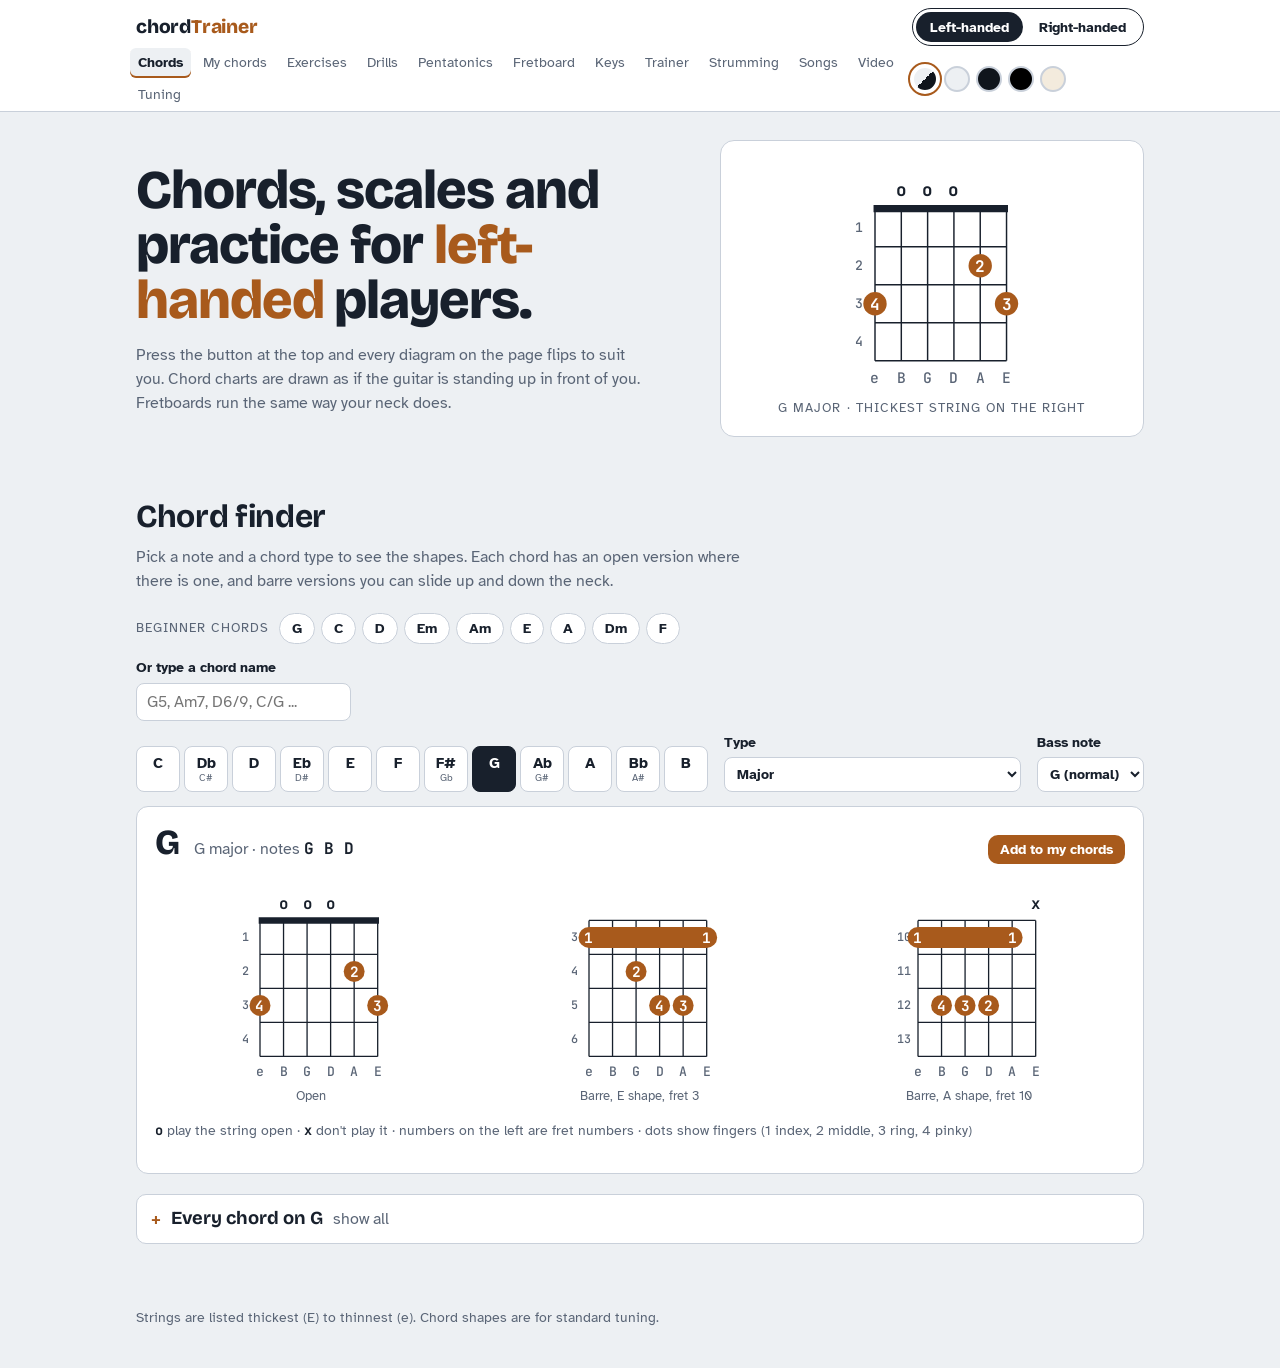
<file: index.html>
<!doctype html>
<html lang="en">
<head>
<meta charset="utf-8">
<meta name="viewport" content="width=device-width, initial-scale=1, viewport-fit=cover">
<title>Chord Trainer</title>
<meta name="description" content="Guitar chords, scales and practice tools with a left-handed and right-handed switch.">
<link rel="preconnect" href="https://fonts.googleapis.com">
<link rel="preconnect" href="https://fonts.gstatic.com" crossorigin>
<link rel="stylesheet" href="https://fonts.googleapis.com/css2?family=Bricolage+Grotesque:opsz,wght@12..96,500;12..96,700;12..96,800&family=Atkinson+Hyperlegible:wght@400;700&family=JetBrains+Mono:wght@500;700&display=swap">
<style>
html { color-scheme: light; }

/* Layout: one column of stacked practice stations under a sticky bar that holds the hand switch */
:root {
  --bg: #EDF0F3;
  --surface: #FFFFFF;
  --ink: #18202C;
  --muted: #5A6576;
  --line: #C9D0DA;
  --accent: #A85A1C;      /* phosphor-bronze string colour */
  --accent-soft: #F3E3D4;
  --on-accent: #FFFFFF;
  --good: #2F7D4F;
  --display: "Bricolage Grotesque", "Segoe UI", system-ui, sans-serif;
  --body: "Atkinson Hyperlegible", "Segoe UI", system-ui, sans-serif;
  --mono: "JetBrains Mono", ui-monospace, Menlo, Consolas, monospace;
}
@media (prefers-color-scheme: dark) {
  :root:not([data-theme="light"]) {
    --bg: #10151C; --surface: #18202A; --ink: #E5EAF1; --muted: #93A0B2; --line: #2C3745;
    --accent: #E39552; --accent-soft: #3A2716; --on-accent: #1B1006; --good: #6CC593;
    color-scheme: dark;
  }
}
:root[data-theme="dark"] {
  --bg: #10151C; --surface: #18202A; --ink: #E5EAF1; --muted: #93A0B2; --line: #2C3745;
  --accent: #E39552; --accent-soft: #3A2716; --on-accent: #1B1006; --good: #6CC593;
  color-scheme: dark;
}
* { box-sizing: border-box; }
body { background: var(--bg); color: var(--ink); font-family: var(--body); font-size: 16px; line-height: 1.5; }
body::before { content: ""; position: fixed; inset: 0 0 auto; height: env(safe-area-inset-top, 0px); z-index: 10; background: var(--surface); }
.wrap { max-width: 1040px; margin: 0 auto; padding-left: max(16px, env(safe-area-inset-left, 0px)); padding-right: max(16px, env(safe-area-inset-right, 0px)); }

header.bar { position: sticky; top: env(safe-area-inset-top, 0px); z-index: 5; background: var(--surface); border-bottom: 1px solid var(--line); }
header.bar .wrap { display: flex; align-items: center; justify-content: space-between; gap: 12px; padding-block: 12px; flex-wrap: wrap; }
.brand { font-family: var(--display); font-weight: 800; font-size: 1.35rem; letter-spacing: -0.01em; }
.brand span { color: var(--accent); }
nav.jump { display: flex; gap: 4px; flex-wrap: wrap; }
nav.jump a { color: var(--muted); text-decoration: none; font-size: .9rem; padding: 4px 10px; border-radius: 6px; }
nav.jump a:hover { color: var(--ink); background: var(--bg); }

.hand { display: inline-flex; border: 1.5px solid var(--ink); border-radius: 999px; padding: 3px; gap: 2px; }
.hand button { font: 700 .9rem var(--body); border: 0; background: transparent; color: var(--ink); padding: 6px 14px; border-radius: 999px; cursor: pointer; }
.hand button[aria-pressed="true"] { background: var(--ink); color: var(--surface); }
button:focus-visible, select:focus-visible, input:focus-visible, a:focus-visible { outline: 2px solid var(--accent); outline-offset: 2px; }

main { padding-block: 28px 64px; display: grid; gap: 56px; }
section > h2 { font-family: var(--display); font-weight: 700; font-size: clamp(1.5rem, 3vw, 2rem); margin: 0 0 4px; text-wrap: balance; letter-spacing: -0.01em; }
section > p.lede { color: var(--muted); margin: 0 0 20px; max-width: 62ch; }

.intro { display: grid; grid-template-columns: minmax(0, 1.3fr) minmax(0, 1fr); gap: 32px; align-items: center; }
.intro h1 { font-family: var(--display); font-weight: 800; font-size: clamp(2rem, 5.5vw, 3.4rem); line-height: 1.02; margin: 0 0 14px; letter-spacing: -0.02em; text-wrap: balance; }
.intro h1 em { font-style: normal; color: var(--accent); }
.intro p { color: var(--muted); max-width: 52ch; margin: 0; }
.intro .hero-chord { background: var(--surface); border: 1px solid var(--line); border-radius: 14px; padding: 18px; display: flex; flex-direction: column; align-items: center; gap: 6px; }
.hero-chord .cap { font-size: .8rem; color: var(--muted); text-transform: uppercase; letter-spacing: .08em; }

/* Library */
.filters { display: flex; gap: 8px; flex-wrap: wrap; margin-bottom: 16px; }
.chip { font: 700 .85rem var(--body); border: 1px solid var(--line); background: var(--surface); color: var(--ink); padding: 6px 12px; border-radius: 999px; cursor: pointer; }
.chip[aria-pressed="true"] { background: var(--accent); color: var(--on-accent); border-color: var(--accent); }
.grid { display: grid; grid-template-columns: repeat(auto-fill, minmax(150px, 1fr)); gap: 12px; }
.card { background: var(--surface); border: 1px solid var(--line); border-radius: 10px; padding: 12px 10px 10px; display: flex; flex-direction: column; align-items: center; gap: 2px; }
.card h3 { font-family: var(--display); font-weight: 700; font-size: 1.15rem; margin: 0; }
.card .sub { font-size: .78rem; color: var(--muted); }
.card .tag { font-size: .7rem; text-transform: uppercase; letter-spacing: .08em; padding: 2px 8px; border-radius: 999px; margin-top: 4px; }
.tag.easy { background: var(--accent-soft); color: var(--accent); }
.tag.hard { border: 1px solid var(--line); color: var(--muted); }
.legend { color: var(--muted); font-size: .85rem; margin-top: 14px; }
.legend b { font-family: var(--mono); color: var(--ink); }

svg.chord { display: block; width: 100%; max-width: 150px; height: auto; }
svg.chord .grid-line { stroke: var(--ink); stroke-width: 1; }
svg.chord .nut { stroke: var(--ink); stroke-width: 5; }
svg.chord .dot { fill: var(--accent); }
svg.chord .bar { fill: var(--accent); }
svg.chord .fnum { fill: var(--on-accent); font: 700 11px var(--mono); }
svg.chord .mark { fill: var(--ink); font: 700 12px var(--mono); }
svg.chord .sname { fill: var(--muted); font: 500 10px var(--mono); }
svg.chord .fret-no { fill: var(--muted); font: 500 9px var(--mono); }

/* Trainer */
.trainer { display: grid; grid-template-columns: minmax(0, 300px) minmax(0, 1fr); gap: 20px; }
.panel { background: var(--surface); border: 1px solid var(--line); border-radius: 12px; padding: 18px; }
.controls { display: grid; gap: 14px; align-content: start; }
.controls label { display: grid; gap: 4px; font-size: .85rem; font-weight: 700; }
.controls select, .controls input[type=range] { font: inherit; width: 100%; }
.controls select { padding: 7px 8px; border: 1px solid var(--line); border-radius: 8px; background: var(--bg); color: var(--ink); }
.row2 { display: grid; grid-template-columns: 1fr 1fr; gap: 10px; }
.bpm { font-family: var(--mono); font-variant-numeric: tabular-nums; color: var(--accent); }
.btn { font: 700 1rem var(--body); border: 0; border-radius: 10px; padding: 12px 18px; cursor: pointer; background: var(--accent); color: var(--on-accent); }
.btn.ghost { background: transparent; border: 1.5px solid var(--ink); color: var(--ink); }
.stage { display: grid; grid-template-columns: minmax(0, 1fr) minmax(0, 0.6fr); gap: 16px; align-items: center; }
.now, .next { display: flex; flex-direction: column; align-items: center; gap: 4px; }
.now .lbl, .next .lbl { font-size: .75rem; text-transform: uppercase; letter-spacing: .1em; color: var(--muted); }
.now .name { font-family: var(--display); font-weight: 800; font-size: 3rem; line-height: 1; }
.next .name { font-family: var(--display); font-weight: 700; font-size: 1.6rem; line-height: 1; color: var(--muted); }
.now svg.chord { max-width: 210px; }
.next svg.chord { max-width: 120px; opacity: .65; }
.strum { display: flex; justify-content: center; gap: 6px; margin-top: 18px; flex-wrap: wrap; }
.slot { width: 40px; height: 52px; border-radius: 8px; border: 1px solid var(--line); display: grid; place-items: center; font: 700 1.4rem var(--mono); color: var(--muted); }
.slot.beat { border-color: var(--ink); }
.slot.on { background: var(--accent); color: var(--on-accent); border-color: var(--accent); }
.slot small { display: block; font-size: .6rem; line-height: 1; }
.count { text-align: center; font-family: var(--mono); color: var(--muted); font-size: .85rem; margin-top: 8px; font-variant-numeric: tabular-nums; }

.minute { margin-top: 20px; display: grid; grid-template-columns: minmax(0, 1fr) auto; gap: 16px; align-items: center; }
.minute h3 { margin: 0 0 2px; font-family: var(--display); font-size: 1.15rem; }
.minute p { margin: 0; color: var(--muted); font-size: .9rem; max-width: 52ch; }
.scoreboard { display: flex; gap: 16px; align-items: center; flex-wrap: wrap; justify-content: flex-end; }
.score { text-align: center; }
.score b { display: block; font: 700 1.8rem var(--mono); font-variant-numeric: tabular-nums; }
.score span { font-size: .7rem; text-transform: uppercase; letter-spacing: .08em; color: var(--muted); }
.score.best b { color: var(--good); }

/* Songs */
.songs { display: grid; gap: 20px; }
.song-tabs { display: flex; gap: 8px; flex-wrap: wrap; margin-bottom: 4px; }
.song { display: grid; grid-template-columns: minmax(0, 1fr) minmax(0, 260px); gap: 24px; }
.song .meta { color: var(--muted); font-size: .9rem; margin: 0 0 14px; }
.lyrics { font-size: 1.05rem; }
.lyrics .line { margin: 0; padding-top: 1.35em; position: relative; line-height: 1.5; }
.lyrics .gap { height: 14px; }
.lyrics .label { font-size: .75rem; text-transform: uppercase; letter-spacing: .1em; color: var(--muted); margin: 6px 0 -6px; }
.ch { position: relative; }
.ch b { position: absolute; bottom: 1.25em; left: 0; font: 700 .85rem var(--mono); color: var(--accent); white-space: nowrap; }
.used { display: grid; grid-template-columns: repeat(auto-fill, minmax(110px, 1fr)); gap: 10px; align-content: start; }
.used .card { padding: 8px; }

footer { color: var(--muted); font-size: .85rem; padding-block: 0 40px; }

@media (max-width: 760px) {
  .intro, .trainer, .song { grid-template-columns: minmax(0, 1fr); }
  nav.jump { display: none; }
  .minute { grid-template-columns: minmax(0, 1fr); }
  .scoreboard { justify-content: flex-start; }
}
@media (prefers-reduced-motion: reduce) { * { transition: none !important; } }

/* ---- additions ---- */
.muted { color: var(--muted); }
.sub-h { font-family: var(--display); font-weight: 700; font-size: 1.15rem; margin: 20px 0 10px; }
.panel .sub-h:first-child { margin-top: 0; }
.quick { display: flex; align-items: center; gap: 10px; flex-wrap: wrap; margin-bottom: 14px; }
.quick-label { font-size: .8rem; text-transform: uppercase; letter-spacing: .08em; color: var(--muted); }
#quick { display: flex; gap: 6px; flex-wrap: wrap; }
.pick { display: flex; gap: 16px; align-items: end; flex-wrap: wrap; margin-bottom: 14px; }
.roots { display: flex; gap: 4px; flex-wrap: wrap; }
.roots button { font: 700 .95rem var(--body); min-width: 44px; padding: 8px 6px; border: 1px solid var(--line); background: var(--surface); color: var(--ink); border-radius: 8px; cursor: pointer; line-height: 1.1; }
.roots button small { display: block; font-size: .65rem; color: var(--muted); font-weight: 400; }
.roots button[aria-pressed="true"] { background: var(--ink); color: var(--surface); border-color: var(--ink); }
.roots button[aria-pressed="true"] small { color: var(--surface); }
label.inline, .controls label, .fb-controls label, .keybar label, .tune label { display: grid; gap: 4px; font-size: .85rem; font-weight: 700; }
select { font: inherit; padding: 7px 8px; border: 1px solid var(--line); border-radius: 8px; background: var(--surface); color: var(--ink); min-width: 0; }
.result-head { display: flex; align-items: baseline; gap: 14px; flex-wrap: wrap; margin-bottom: 12px; }
.result-head h3 { font-family: var(--display); font-weight: 800; font-size: 2.2rem; margin: 0; line-height: 1; }
.res-sub { color: var(--muted); }
.res-sub b { color: var(--ink); font-family: var(--mono); font-weight: 700; }
.voicings { display: flex; gap: 20px; flex-wrap: wrap; }
.voicing { display: flex; flex-direction: column; align-items: center; gap: 2px; width: 170px; }
.voicing svg.chord { max-width: 170px; }
.voicing .vlabel { font-size: .8rem; color: var(--muted); text-align: center; }
.grid .card svg.chord { max-width: 120px; }
.grid .card .sub { text-align: center; }

.fb-controls { display: grid; grid-template-columns: repeat(auto-fit, minmax(190px, 1fr)); gap: 12px; margin-bottom: 14px; }
.fb-scroll { overflow-x: auto; }
#fb svg { display: block; width: 100%; min-width: 760px; height: auto; }
#fb .fstring { stroke: var(--muted); }
#fb .fret { stroke: var(--line); stroke-width: 1.5; }
#fb .nutl { stroke: var(--ink); stroke-width: 5; }
#fb .inlay { fill: var(--line); }
#fb .fnum { fill: var(--muted); font: 500 11px var(--mono); }
#fb .sname { fill: var(--muted); font: 700 12px var(--mono); }
#fb .nd { fill: var(--surface); stroke: var(--ink); stroke-width: 1.5; }
#fb .nd.root { fill: var(--accent); stroke: var(--accent); }
#fb .nl { fill: var(--ink); font: 700 11px var(--mono); }
#fb .nl.root { fill: var(--on-accent); }
.fb-info { margin-top: 12px; }
.notechips { display: flex; gap: 6px; flex-wrap: wrap; }
.nchip { display: inline-flex; flex-direction: column; align-items: center; min-width: 46px; padding: 4px 8px; border: 1px solid var(--line); border-radius: 8px; font: 700 .95rem var(--mono); }
.nchip small { font-size: .65rem; color: var(--muted); font-weight: 500; }
.nchip.root { background: var(--accent); border-color: var(--accent); color: var(--on-accent); }
.nchip.root small { color: var(--on-accent); }

.keybar { display: flex; gap: 18px; align-items: end; flex-wrap: wrap; margin-bottom: 14px; }
.keybar .filters { margin: 0; }
label.check { display: flex; gap: 8px; align-items: center; font-weight: 400; }
.keychords { display: grid; grid-template-columns: repeat(auto-fit, minmax(118px, 1fr)); gap: 10px; margin-bottom: 16px; }
.kc { background: var(--surface); border: 1px solid var(--line); border-radius: 10px; padding: 8px; display: flex; flex-direction: column; align-items: center; }
.kc .num { font: 700 .8rem var(--mono); color: var(--muted); }
.kc .cname { font-family: var(--display); font-weight: 700; font-size: 1.1rem; }
.kc svg.chord { max-width: 100px; }
.two { display: grid; grid-template-columns: minmax(0, 1fr) minmax(0, 1fr); gap: 16px; margin-bottom: 16px; }
.prog-out { display: flex; gap: 8px; flex-wrap: wrap; margin: 12px 0; }
.pc { border: 1px solid var(--line); border-radius: 8px; padding: 6px 10px; text-align: center; background: var(--bg); min-width: 56px; }
.pc b { display: block; font-family: var(--display); font-size: 1.1rem; }
.pc small { color: var(--muted); font: 500 .7rem var(--mono); }
#circle svg { display: block; width: 100%; max-width: 340px; margin: 0 auto; }
#circle .seg { fill: var(--surface); stroke: var(--line); cursor: pointer; }
#circle .seg.inner { fill: var(--bg); }
#circle .seg.on { fill: var(--accent); stroke: var(--accent); }
#circle .seg.rel { fill: var(--accent-soft); }
#circle text { font: 700 13px var(--body); fill: var(--ink); pointer-events: none; }
#circle text.in { font-size: 11px; fill: var(--muted); }
#circle .on + text, #circle .on + text.in { fill: var(--on-accent); }
.capo-table { display: grid; grid-template-columns: repeat(auto-fit, minmax(92px, 1fr)); gap: 8px; margin-top: 12px; }
.capo-table div { border: 1px solid var(--line); border-radius: 8px; padding: 6px 8px; text-align: center; background: var(--bg); }
.capo-table small { display: block; color: var(--muted); font-size: .7rem; }
.capo-table b { font-family: var(--display); font-size: 1.05rem; }

.pair { display: grid; grid-template-columns: auto 1fr 1fr; gap: 8px; align-items: center; }
.pair-label { font-size: .85rem; font-weight: 700; }
.patterns { display: grid; grid-template-columns: repeat(auto-fit, minmax(260px, 1fr)); gap: 12px; }
.pat { background: var(--surface); border: 1px solid var(--line); border-radius: 10px; padding: 10px 12px; }
.pat h4 { margin: 0 0 2px; font-family: var(--display); }
.pat p { margin: 0 0 8px; color: var(--muted); font-size: .85rem; }
.pat .strum { margin-top: 0; justify-content: flex-start; gap: 4px; }
.pat .slot { width: 30px; height: 40px; font-size: 1.1rem; }
.tune { display: grid; gap: 14px; }
.tune label { max-width: 320px; }
.tune-strings { display: flex; gap: 10px; flex-wrap: wrap; }
.tbtn { width: 78px; padding: 14px 6px; border: 1.5px solid var(--ink); border-radius: 12px; background: var(--surface); color: var(--ink); cursor: pointer; font: 800 1.5rem var(--display); display: grid; gap: 2px; justify-items: center; }
.tbtn small { font: 500 .7rem var(--mono); color: var(--muted); }
.tbtn.ring { background: var(--accent); border-color: var(--accent); color: var(--on-accent); }
.tbtn.ring small { color: var(--on-accent); }
.table-scroll { overflow-x: auto; }
table.tbl { border-collapse: collapse; font-size: .85rem; width: 100%; font-variant-numeric: tabular-nums; }
.tbl th, .tbl td { border-bottom: 1px solid var(--line); padding: 5px 8px; text-align: center; }
.tbl th { color: var(--muted); font-weight: 700; }
.tbl td:first-child, .tbl th:first-child { text-align: left; }
.tbl .hl { color: var(--accent); font-weight: 700; }
@media (max-width: 760px) {
  nav.jump { display: flex; order: 3; width: 100%; overflow-x: auto; flex-wrap: nowrap; }
  nav.jump a { white-space: nowrap; }
  .two { grid-template-columns: minmax(0, 1fr); }
  .pair { grid-template-columns: minmax(0, 1fr) minmax(0, 1fr); }
  .pair-label { grid-column: 1 / -1; }
}
button.card.cbtn { font: inherit; color: inherit; cursor: pointer; }
button.card.cbtn:hover { border-color: var(--accent); }
main { grid-template-columns: minmax(0, 1fr); }
main > section { min-width: 0; }
.panel, .keybar, .fb-controls { min-width: 0; }
.pair { grid-template-columns: minmax(0, 1fr) minmax(0, 1fr); }
.pair-label { grid-column: 1 / -1; }
.capo label.inline { max-width: 260px; }

/* my chords */
.btn.small { padding: 6px 12px; font-size: .85rem; margin-left: auto; }
.mine-bar { display: flex; gap: 14px; align-items: end; flex-wrap: wrap; margin-bottom: 14px; }
.mine-bar label { display: grid; gap: 4px; font-size: .85rem; font-weight: 700; }
.mine-bar .add-row { grid-template-columns: minmax(0, 1fr) minmax(0, 1fr); min-width: 280px; }
.mine-grid { display: grid; grid-template-columns: repeat(auto-fill, minmax(190px, 1fr)); gap: 14px; margin-top: 4px; }
.mc { background: var(--surface); border: 1px solid var(--line); border-radius: 12px; padding: 12px; display: flex; flex-direction: column; align-items: center; gap: 6px; min-width: 0; }
.mc-top { display: flex; justify-content: space-between; align-items: center; width: 100%; gap: 8px; }
.mc-name { font-family: var(--display); font-weight: 800; font-size: 1.7rem; line-height: 1; }
.mc svg.chord { max-width: 150px; }
.mc-notes { font-size: .8rem; color: var(--muted); text-align: center; }
.mini { font: 700 .75rem var(--body); padding: 4px 9px; border: 1px solid var(--line); background: transparent; color: var(--muted); border-radius: 999px; cursor: pointer; }
.mini:hover { color: var(--ink); border-color: var(--ink); }
.reveal { width: 100%; min-height: 150px; border: 1.5px dashed var(--line); border-radius: 10px; background: var(--bg); color: var(--muted); font: 700 .9rem var(--body); cursor: pointer; padding: 10px; }
.reveal.slim { min-height: 0; padding: 8px; }
.reveal:hover { border-color: var(--accent); color: var(--accent); }
.result-head .btn.small { margin-left: auto; }

/* ---- phones and tablets ---- */
button, .chip, select, .tbtn, .roots button { touch-action: manipulation; -webkit-tap-highlight-color: transparent; }
.fb-hint { display: none; margin: 0 0 8px; font-size: .85rem; }
.voicings { display: grid; grid-template-columns: repeat(auto-fit, minmax(150px, 1fr)); gap: 16px; justify-items: center; }
.voicing { width: 100%; }
@media (max-width: 900px) {
  header.bar .wrap { display: grid; grid-template-columns: minmax(0, 1fr) auto; grid-template-areas: "brand hand" "nav nav"; align-items: center; row-gap: 2px; padding-block: 8px 2px; }
  header.bar .brand { grid-area: brand; font-size: 1.2rem; }
  header.bar .hand { grid-area: hand; }
  header.bar nav.jump { grid-area: nav; display: flex; flex-wrap: nowrap; overflow-x: auto; width: auto; order: 0; margin-inline: -6px; scrollbar-width: none; }
  header.bar nav.jump::-webkit-scrollbar { display: none; }
  nav.jump a { white-space: nowrap; padding: 10px 12px; }
  .hand button { padding: 6px 12px; font-size: .85rem; }
  main { gap: 44px; padding-block: 20px 48px; }
}
@media (max-width: 760px) {
  .fb-hint { display: block; }
  .intro h1 { font-size: clamp(1.9rem, 9vw, 2.4rem); }
  .hero-chord { padding: 12px; }
  .result-head .btn.small { margin-left: 0; }
  .keychords { grid-template-columns: repeat(2, minmax(0, 1fr)); }
  .grid { grid-template-columns: repeat(2, minmax(0, 1fr)); }
  .grid .card svg.chord { max-width: 130px; }
  .minute .btn { flex: 1 1 140px; }
  .mine-bar { align-items: stretch; }
  .mine-bar label, .mine-bar .add-row { min-width: 0; width: 100%; }
  .mine-bar .btn { flex: 1 1 120px; }
}
@media (max-width: 520px) {
  .mine-grid { grid-template-columns: repeat(2, minmax(0, 1fr)); gap: 10px; }
  .mc { padding: 10px 8px; }
  .mc-name { font-size: 1.35rem; }
  .mc svg.chord { max-width: 120px; }
  .mc-top .mini { padding: 4px 8px; }
  .stage { grid-template-columns: minmax(0, 1fr); gap: 20px; }
  .next svg.chord { max-width: 100px; }
  .strum { gap: 4px; }
  .slot { width: 33px; height: 46px; }
  .panel { padding: 14px; }
  .scoreboard { width: 100%; justify-content: space-between; }
  .tbtn { width: calc((100% - 20px) / 3); }
  .capo-table { grid-template-columns: repeat(3, minmax(0, 1fr)); }
}
@media (pointer: coarse) {
  .chip, .roots button, nav.jump a, .hand button, select, .btn, .mini, .reveal.slim { min-height: 44px; }
  .roots button { min-width: 48px; }
  select, input { font-size: 16px; }
  input[type=range] { height: 32px; }
  label.check input { width: 22px; height: 22px; }
  .mini { padding-inline: 12px; }
}
@media (max-height: 500px) { header.bar { position: static; } body::before { display: none; } }
header.bar .brand { white-space: nowrap; }
@media (max-width: 520px) { .hh { display: none; } .hand button { padding-inline: 14px; } }

/* ---- colour themes (chosen with the swatches in the header) ---- */
:root[data-skin="light"] { --bg: #EDF0F3; --surface: #FFFFFF; --ink: #18202C; --muted: #5A6576; --line: #C9D0DA; --accent: #A85A1C; --accent-soft: #F3E3D4; --on-accent: #FFFFFF; --good: #2F7D4F; color-scheme: light; }
:root[data-skin="blue"] { --bg: #10151C; --surface: #18202A; --ink: #E5EAF1; --muted: #93A0B2; --line: #2C3745; --accent: #E39552; --accent-soft: #3A2716; --on-accent: #1B1006; --good: #6CC593; color-scheme: dark; }
:root[data-skin="black"] { --bg: #000000; --surface: #0E0E0E; --ink: #F2F2F2; --muted: #9B9B9B; --line: #2B2B2B; --accent: #F0A25E; --accent-soft: #2B1B0C; --on-accent: #1B1006; --good: #6CC593; color-scheme: dark; }
:root[data-skin="sand"] { --bg: #F1E9DA; --surface: #FBF7EF; --ink: #2A2118; --muted: #6B5E4C; --line: #D8CBB5; --accent: #9C4513; --accent-soft: #EBD6BE; --on-accent: #FFFFFF; --good: #3B7A4E; color-scheme: light; }
.skins { display: flex; gap: 6px; align-items: center; }
.skin { width: 26px; height: 26px; border-radius: 50%; border: 2px solid var(--line); padding: 0; cursor: pointer; flex: none; }
.skin[aria-pressed="true"] { outline: 2px solid var(--accent); outline-offset: 2px; border-color: var(--surface); }
@media all {
  header.bar .wrap { display: grid; grid-template-columns: minmax(0, 1fr) auto; grid-template-areas: "brand hand" "nav skins"; align-items: center; row-gap: 2px; padding-block: 8px 2px; }
  header.bar .brand { grid-area: brand; font-size: 1.2rem; }
  header.bar .hand { grid-area: hand; }
  header.bar .skins { grid-area: skins; padding-right: 2px; }
  header.bar nav.jump { grid-area: nav; display: flex; flex-wrap: nowrap; overflow-x: auto; width: auto; min-width: 0; order: 0; margin-inline: -6px; scrollbar-width: none; }
}
@media (pointer: coarse) { .skin { width: 30px; height: 30px; } .skins { gap: 8px; } }

/* theme picker: swatches on wide screens, a compact menu on phones and tablets */
.skin-select { display: none; font: 700 .85rem var(--body); padding: 6px 10px; border: 1.5px solid var(--ink); border-radius: 999px; background: var(--surface); color: var(--ink); min-height: 36px; }
@media (max-width: 900px) {
  header.bar .wrap { grid-template-columns: minmax(0, 1fr) auto auto; grid-template-areas: "brand hand skinsel" "nav nav nav"; column-gap: 8px; }
  header.bar .skins { display: none; }
  header.bar .skin-select { display: block; grid-area: skinsel; }
  header.bar nav.jump { -webkit-mask-image: linear-gradient(to right, #000 88%, transparent); mask-image: linear-gradient(to right, #000 88%, transparent); padding-right: 24px; }
}
@media (pointer: coarse) { .skin-select { min-height: 44px; } }
@media (max-width: 360px) { header.bar .brand { font-size: 1.05rem; } .hand button { padding-inline: 10px; } }
@media (max-width: 360px) {
  header.bar .brand { font-size: .95rem; }
  header.bar .wrap { column-gap: 6px; }
  .hand button { padding-inline: 8px; font-size: .8rem; }
  .skin-select { padding-inline: 8px; font-size: .8rem; }
}

/* daily exercises */
.sr-only { position: absolute; width: 1px; height: 1px; overflow: hidden; clip: rect(0 0 0 0); white-space: nowrap; }
.ex-top { align-items: start; }
.ex-side { display: grid; gap: 16px; min-width: 0; }
.ex-head { display: flex; justify-content: space-between; align-items: baseline; gap: 10px; flex-wrap: wrap; }
.ex-head .sub-h { margin: 0 0 8px; }
.streak { font: 700 .8rem var(--mono); color: var(--muted); border: 1px solid var(--line); border-radius: 999px; padding: 3px 10px; }
.streak.on { color: var(--on-accent); background: var(--accent); border-color: var(--accent); }
.bar-track { height: 10px; border-radius: 999px; background: var(--bg); border: 1px solid var(--line); overflow: hidden; }
.bar-fill { height: 100%; width: 0; background: var(--accent); transition: width .25s; }
.ex-list { list-style: none; margin: 12px 0 0; padding: 0; display: grid; gap: 8px; }
.ex-row { display: grid; grid-template-columns: minmax(0, 1fr) auto; gap: 4px 12px; align-items: center; padding: 10px 12px; border: 1px solid var(--line); border-radius: 10px; background: var(--bg); }
.ex-row.done { opacity: .6; }
.ex-row.done .ex-title { text-decoration: line-through; }
.ex-check { display: flex; gap: 10px; align-items: center; cursor: pointer; font-weight: 700; min-width: 0; }
.ex-check input { width: 22px; height: 22px; accent-color: var(--accent); flex: none; }
.ex-title small { color: var(--muted); font: 500 .75rem var(--mono); margin-left: 6px; }
.ex-what { grid-column: 1 / -1; color: var(--muted); font-size: .9rem; }
.ex-row .mini { grid-row: 1; grid-column: 2; white-space: nowrap; min-width: 112px; }
.ex-actions { display: flex; gap: 10px; flex-wrap: wrap; margin-top: 14px; }
.ex-short { margin: 14px 0 0; font-size: .9rem; }
.ex-pairs { display: grid; gap: 8px; }
.ex-pair { display: flex; justify-content: space-between; align-items: center; gap: 10px; flex-wrap: wrap; border: 1px solid var(--line); border-radius: 10px; padding: 8px 12px; background: var(--bg); }
.ex-pair b { font-family: var(--display); font-size: 1.1rem; }
.ms { margin: 0; padding-left: 20px; display: grid; gap: 8px; }
.exd-grid { display: grid; grid-template-columns: repeat(auto-fill, minmax(300px, 1fr)); gap: 10px; align-items: start; }
.exd { background: var(--surface); border: 1px solid var(--line); border-radius: 10px; min-width: 0; }
.exd summary { cursor: pointer; padding: 12px 14px; display: flex; justify-content: space-between; align-items: center; gap: 10px; list-style-position: inside; }
.exd summary:focus-visible { outline: 2px solid var(--accent); outline-offset: 2px; border-radius: 10px; }
.exd-name { font-family: var(--display); font-weight: 700; font-size: 1.05rem; }
.exd-meta { color: var(--muted); font: 500 .75rem var(--mono); white-space: nowrap; }
.exd-body { padding: 0 14px 14px; }
.exd-body p { margin: 0 0 10px; }
.exd-body ol { margin: 0 0 12px; padding-left: 22px; display: grid; gap: 6px; }
.exd-body .src { font-size: .8rem; margin: 0; }
.exd-body a, .srcs a { color: var(--accent); }
.srcs { margin: 0; padding-left: 20px; display: grid; gap: 4px; font-size: .9rem; }
@media (max-width: 520px) { .exd-grid { grid-template-columns: minmax(0, 1fr); } .ex-row .mini { min-width: 0; } }
.exd-grid { display: block; column-width: 300px; column-gap: 10px; }
.exd { break-inside: avoid; margin-bottom: 10px; }

/* my strumming patterns */
.mine-row { display: grid; grid-template-columns: minmax(0, .8fr) minmax(0, 1.4fr); gap: 16px; align-items: start; margin-bottom: 16px; }
.mine-row .quick { margin-bottom: 0; }
.strum-box { padding: 14px; display: grid; gap: 10px; }
.sb-head { display: flex; justify-content: space-between; align-items: baseline; gap: 10px; flex-wrap: wrap; }
.sb-saved { display: flex; gap: 6px; flex-wrap: wrap; }
.sb-edit { display: grid; grid-template-columns: minmax(0, 1fr) auto; gap: 8px; }
.strum-box input[type=text] { font: inherit; padding: 7px 10px; border: 1px solid var(--line); border-radius: 8px; background: var(--bg); color: var(--ink); min-width: 0; width: 100%; }
.sb-slots { display: flex; flex-wrap: wrap; gap: 4px; }
.sb-slot { width: 36px; height: 50px; border-radius: 8px; border: 1px solid var(--line); background: var(--bg); color: var(--muted); cursor: pointer; display: grid; place-items: center; align-content: center; font: 700 1.25rem var(--mono); padding: 0; }
.sb-slot small { display: block; font-size: .6rem; line-height: 1; }
.sb-slot.beat { border-color: var(--ink); }
.sb-slot.set { color: var(--ink); background: var(--surface); }
.sb-slot.on { background: var(--accent); border-color: var(--accent); color: var(--on-accent); }
.sb-fill { display: grid; grid-template-columns: minmax(0, 1fr) auto; gap: 8px; align-items: center; }
.sb-actions { display: flex; gap: 8px; flex-wrap: wrap; align-items: center; }
.sb-actions .btn.small { margin-left: 0; padding: 8px 12px; }
.sb-play { display: inline-flex; gap: 6px; align-items: center; }
.sb-play select { padding: 6px 6px; font-size: .85rem; }
.mini:disabled { opacity: .4; cursor: default; }
@media (max-width: 760px) { .mine-row { grid-template-columns: minmax(0, 1fr); } }
@media (pointer: coarse) { .sb-slot { width: 38px; height: 54px; } }

.slot.tap { background: transparent; cursor: pointer; padding: 0; }
.strum-tools { display: flex; gap: 8px; align-items: center; flex-wrap: wrap; margin-top: 8px; font-size: .85rem; }

.lib-group { grid-column: 1 / -1; margin: 14px 0 0; font-size: .85rem; letter-spacing: .06em; text-transform: uppercase; color: var(--muted); }
.pat .songs { font-size: .85rem; color: var(--muted); margin: 4px 0 8px; }
.pat .try { margin-top: 10px; }
#patterns .lib-group { grid-column: 1 / -1; }
.tips { margin-bottom: 14px; } .tips ol { margin: 6px 0 0; padding-left: 20px; } .tips li { margin: 3px 0; }

/* tabs */
[hidden] { display: none !important; }
nav.jump a[aria-current="page"] { color: var(--ink); background: var(--bg); font-weight: 700; box-shadow: inset 0 -2px 0 var(--accent); }
/* drills */
.ladder { margin-bottom: 16px; }
.ladder-list { list-style: none; margin: 10px 0 0; padding: 0; display: grid; grid-template-columns: repeat(auto-fit, minmax(230px, 1fr)); gap: 12px; }
.ladder-list li { border: 1px solid var(--line); border-radius: 10px; padding: 12px; background: var(--bg); }
.ladder-list li.done { border-color: var(--accent); }
.ladder-list label { display: flex; gap: 8px; align-items: flex-start; cursor: pointer; }
.ladder-list input { width: 18px; height: 18px; margin-top: 3px; accent-color: var(--accent); flex: none; }
.ladder-list p { margin: 6px 0 8px; font-size: .85rem; }
.ladder-list .strum { justify-content: flex-start; gap: 4px; margin: 0 0 10px; }
.ladder-list .slot { width: 26px; height: 38px; font-size: 1rem; }
.drill-grid { display: grid; grid-template-columns: repeat(2, minmax(0, 1fr)); gap: 16px; }
.drill { display: grid; gap: 10px; align-content: start; }
.drill-head { display: flex; justify-content: space-between; align-items: center; gap: 10px; flex-wrap: wrap; }
.drill-head .sub-h { margin: 0; }
.drill-art { display: flex; justify-content: center; }
.drill-art svg { width: 170px; max-width: 100%; height: auto; }
.drill-q { margin: 0; font-weight: 700; }
.drill-opts { display: flex; gap: 8px; flex-wrap: wrap; justify-content: center; }
.drill-opts .chip { min-width: 64px; }
.drill-opts.notes .chip { min-width: 48px; }
.drill-opts .chip:disabled { opacity: .55; cursor: default; }
.drill-opts .chip[aria-pressed="true"]:disabled { opacity: 1; }
.drill-msg { margin: 0; min-height: 1.5em; text-align: center; font-weight: 700; }
.drill .muted { margin: 0; text-align: center; font-size: .85rem; }
@media (max-width: 760px) { .drill-grid { grid-template-columns: minmax(0, 1fr); } }

nav.jump a { white-space: nowrap; }
.fold { margin-top: 20px; }
.fold > summary { cursor: pointer; display: flex; align-items: baseline; gap: 10px; list-style: none; padding: 10px 14px; border: 1px solid var(--line); border-radius: 10px; background: var(--surface); }
.fold > summary::-webkit-details-marker { display: none; }
.fold > summary::before { content: "+"; font-weight: 700; color: var(--accent); width: 1ch; }
.fold[open] > summary::before { content: "−"; }
.fold > summary .sub-h { margin: 0; }
.fold[open] .fold-hint { display: none; }
.fold[open] > summary { margin-bottom: 14px; }
.ladder-list .strum { flex-wrap: nowrap; }
.ladder-list .slot { flex: 1 1 0; width: auto; max-width: 30px; min-width: 0; }
@media (min-width: 901px) { header.bar nav.jump { flex-wrap: wrap; overflow: visible; row-gap: 2px; } nav.jump a { padding: 4px 8px; } }

a.brand { text-decoration: none; color: inherit; cursor: pointer; }
a.brand:focus-visible { outline: 2px solid var(--accent); outline-offset: 3px; border-radius: 4px; }
html { -webkit-tap-highlight-color: transparent; }
@media (max-width: 900px) { .ladder-list { grid-template-columns: repeat(2, minmax(0, 1fr)); } }
@media (max-width: 520px) { .ladder-list { grid-template-columns: minmax(0, 1fr); } .drill-art svg { width: 200px; } }
@media (pointer: coarse) {
  a.brand { display: inline-flex; align-items: center; min-height: 44px; }
  .skins .skin { width: 40px; height: 40px; }
  .fold > summary { min-height: 48px; align-items: center; }
  .ladder-list input { width: 24px; height: 24px; margin-top: 0; }
  .ladder-list label { align-items: center; min-height: 44px; }
  .drill-opts .chip { min-width: 72px; }
  .drill-opts.notes .chip { min-width: 56px; }
}

/* spider exercise */
.spider { margin-top: 16px; display: grid; grid-template-columns: minmax(0, 1.3fr) minmax(0, 1fr); gap: 20px; align-items: start; }
.sp-text h3 { margin: 0 0 6px; }
.sp-text p { margin: 0 0 8px; }
.sp-tips { margin: 0 0 12px; padding-left: 20px; }
.sp-controls { display: flex; flex-wrap: wrap; gap: 10px; margin-bottom: 14px; }
.sp-controls label { display: grid; gap: 4px; font-size: .85rem; }
.sp-stage { display: grid; justify-items: center; gap: 8px; }
.sp-stage svg { max-width: 230px; }
.sp-now { margin: 0; font-weight: 700; text-align: center; min-height: 1.5em; }
.sp-steps { display: flex; gap: 8px; }
.sp-steps span { width: 34px; height: 34px; border-radius: 50%; border: 1px solid var(--line); display: grid; place-items: center; font: 700 1rem var(--mono); color: var(--muted); }
.sp-steps span.on { background: var(--accent); border-color: var(--accent); color: var(--on-accent); }
.sp-count { margin: 0; font-size: .85rem; }
svg.chord .spd-ghost { fill: var(--surface); stroke: var(--line); stroke-width: 1.5; }
svg.chord .sname.cur { fill: var(--accent); font-weight: 700; }
@media (max-width: 760px) { .spider { grid-template-columns: minmax(0, 1fr); } .sp-stage { order: -1; } }
@media (pointer: coarse) { .sp-steps span { width: 40px; height: 40px; } .sp-controls select { min-height: 44px; } }

/* pentatonics */
.pt-pick { display: flex; flex-wrap: wrap; gap: 12px; margin-bottom: 12px; }
.pt-pick label { display: grid; gap: 4px; font-size: .85rem; }
.pt-notes { margin-bottom: 14px; display: flex; flex-wrap: wrap; gap: 8px 12px; align-items: center; }
.pt-chips { display: inline-flex; flex-wrap: wrap; gap: 6px; }
.pt-grid { display: grid; grid-template-columns: repeat(auto-fill, minmax(190px, 1fr)); gap: 12px; margin-bottom: 10px; }
.pt-card { display: grid; gap: 6px; justify-items: center; padding: 12px; }
.pt-head { display: flex; justify-content: space-between; width: 100%; gap: 8px; }
.pt-svg { max-width: 170px !important; }
.pt-roots { font-size: .78rem; text-align: center; }
svg.chord .dot.pn { fill: var(--surface); stroke: var(--ink); stroke-width: 1.3; }
svg.chord .fnum.pn { fill: var(--ink); }
.pt-legend { margin: 6px 0; font-size: .85rem; }
.pt-steps { padding-left: 22px; display: grid; gap: 8px; margin: 10px 0 18px; }
.pt-steps.plain { list-style: disc; }
.pt-steps .src { display: inline-block; font-size: .75rem; color: var(--muted); border: 1px solid var(--line); border-radius: 999px; padding: 0 8px; margin-left: 4px; white-space: nowrap; }
.pt-src { padding-left: 18px; display: grid; gap: 6px; }
@media (pointer: coarse) { .pt-pick select { min-height: 44px; } }

.pt-play { margin: 10px 0 16px; }
.pt-play h4 { margin: 0 0 4px; font-family: var(--display); }
.pt-play-row { display: grid; grid-template-columns: minmax(150px, 190px) 1fr; gap: 16px; align-items: start; }
.pt-play-art svg { max-width: 190px !important; }
.pt-now { font-weight: 700; margin-bottom: 8px; min-height: 2.6em; }
.pt-tab { font: 500 .95rem var(--mono); background: var(--bg); border: 1px solid var(--line); border-radius: 8px; padding: 8px 10px; margin: 0 0 6px; overflow-x: auto; white-space: pre; }
.pt-btns { display: flex; flex-wrap: wrap; gap: 8px; align-items: center; margin-top: 8px; }
.pt-click { display: inline-flex; gap: 6px; align-items: center; font-size: .85rem; }
svg.chord .dot.cur { fill: var(--accent); stroke: var(--ink); stroke-width: 3.5; }
svg.chord .fnum.cur { fill: var(--on-accent); }
.pt-ex { list-style: decimal; }
@media (max-width: 520px) { .pt-play-row { grid-template-columns: 1fr; justify-items: center; } .pt-play-info { width: 100%; } }

/* typed chord names */
.find-row { display: flex; flex-wrap: wrap; gap: 8px 14px; align-items: end; margin-bottom: 12px; }
.find-row input, .mine-bar input[type="text"] { font: 500 1rem var(--body); padding: 8px 10px; border: 1px solid var(--line); border-radius: 8px; background: var(--surface); color: var(--ink); min-width: 0; width: min(260px, 100%); }
.find-msg { font-size: .88rem; }
@media (pointer: coarse) { .find-row input, .mine-bar input[type="text"] { min-height: 44px; font-size: 16px; } }

/* mirror video */
.vid-form { display: flex; flex-wrap: wrap; gap: 10px; align-items: end; margin-bottom: 8px; }
.vid-form label { display: grid; gap: 4px; flex: 1 1 260px; font-size: .85rem; }
.vid-form input { font: 500 1rem var(--body); padding: 9px 10px; border: 1px solid var(--line); border-radius: 8px; background: var(--surface); color: var(--ink); width: 100%; box-sizing: border-box; min-width: 0; }
.vid-stage { margin: 14px 0; display: grid; gap: 10px; }
.vid-frame { position: relative; width: 100%; max-width: 960px; aspect-ratio: 16 / 9; background: #000; border-radius: 12px; overflow: hidden; }
.vid-media { position: absolute; inset: 0; }
.vid-media.flip { transform: scaleX(-1); }
.vid-media iframe, .vid-media video { width: 100%; height: 100%; border: 0; display: block; pointer-events: none; background: #000; }
.vid-tap { position: absolute; inset: 0; width: 100%; height: 100%; background: transparent; border: 0; cursor: pointer; }
.vid-tap:focus-visible { outline: 3px solid var(--accent); outline-offset: -3px; }
.vid-bar { display: flex; gap: 12px; align-items: center; max-width: 960px; }
.vid-bar input { flex: 1; min-width: 0; accent-color: var(--accent); }
.vid-time { font: 500 .85rem var(--mono); color: var(--muted); white-space: nowrap; }
.vid-btns { display: flex; flex-wrap: wrap; gap: 8px 12px; align-items: center; }
.vid-opt { display: inline-flex; gap: 6px; align-items: center; font-size: .9rem; }
.vid-note { font-size: .85rem; margin: 0; }
@media (pointer: coarse) { .vid-form input { min-height: 44px; font-size: 16px; } .vid-bar input { min-height: 36px; } }

body { margin: 0; }
</style>
</head>
<body>
<script>try{var s=localStorage.getItem("ct-skin");if(s)document.documentElement.dataset.skin=s;}catch(e){}</script>
<header class="bar">
  <div class="wrap">
    <a class="brand" id="home-link" href="#chords" aria-label="chordTrainer home">chord<span>Trainer</span></a>
    <nav class="jump" aria-label="Sections">
      <a href="#chords">Chords</a><a href="#mine">My chords</a><a href="#exercises">Exercises</a><a href="#drills">Drills</a><a href="#pentatonics">Pentatonics</a><a href="#fretboard">Fretboard</a><a href="#keys">Keys</a><a href="#practice">Trainer</a><a href="#strumming">Strumming</a><a href="#songs">Songs</a><a href="#video">Video</a><a href="#reference">Tuning</a>
    </nav>
    <div class="hand" role="group" aria-label="Which hand do you play with">
      <button id="hand-left" type="button" data-hand="left">Left<span class="hh">-handed</span></button>
      <button id="hand-right" type="button" data-hand="right">Right<span class="hh">-handed</span></button>
    </div>
    <div class="skins" role="group" aria-label="Colour theme">
      <button type="button" class="skin" id="skin-auto" data-skin="auto" aria-label="Theme: match my device" title="Match my device" style="background:linear-gradient(135deg,#EDF0F3 50%,#10151C 50%)"></button>
      <button type="button" class="skin" id="skin-light" data-skin="light" aria-label="Theme: light" title="Light" style="background:#EDF0F3"></button>
      <button type="button" class="skin" id="skin-blue" data-skin="blue" aria-label="Theme: blue" title="Blue" style="background:#10151C"></button>
      <button type="button" class="skin" id="skin-black" data-skin="black" aria-label="Theme: black" title="Black" style="background:#000000"></button>
      <button type="button" class="skin" id="skin-sand" data-skin="sand" aria-label="Theme: sand" title="Sand" style="background:#F3EBDD"></button>
    </div>
    <select id="skin-select" class="skin-select" aria-label="Colour theme">
      <option value="auto">Auto</option><option value="light">Light</option><option value="blue">Blue</option><option value="black">Black</option><option value="sand">Sand</option>
    </select>
  </div>
</header>

<div class="wrap">
<main>
  <section class="intro" id="intro" aria-labelledby="intro-h">
    <div>
      <h1 id="intro-h">Chords, scales and practice for <em id="hand-word">left-handed</em> players.</h1>
      <p>Press the button at the top and every diagram on the page flips to suit you. Chord charts are drawn as if the guitar is standing up in front of you. Fretboards run the same way your neck does.</p>
    </div>
    <div class="hero-chord" aria-live="polite">
      <div id="hero-svg"></div>
      <div class="cap">G major · <span id="hero-cap"></span></div>
    </div>
  </section>

  <section id="chords" aria-labelledby="chords-h">
    <h2 id="chords-h">Chord finder</h2>
    <p class="lede">Pick a note and a chord type to see the shapes. Each chord has an open version where there is one, and barre versions you can slide up and down the neck.</p>
    <div class="quick" role="group" aria-label="Beginner chords">
      <span class="quick-label">Beginner chords</span>
      <div id="quick"></div>
    </div>
    <div class="find-row">
      <label for="cfind" class="inline">Or type a chord name
        <input id="cfind" type="text" inputmode="text" autocomplete="off" autocapitalize="off" autocorrect="off" spellcheck="false" placeholder="G5, Am7, D6/9, C/G ...">
      </label>
      <span id="cfind-msg" class="muted find-msg" role="status" aria-live="polite"></span>
    </div>
    <div class="pick">
      <div class="roots" id="roots" role="group" aria-label="Root note"></div>
      <label for="ctype" class="inline">Type
        <select id="ctype"></select>
      </label>
      <label for="cbass" class="inline">Bass note
        <select id="cbass"></select>
      </label>
    </div>
    <div class="panel result">
      <div class="result-head">
        <h3 id="res-name">G</h3>
        <div class="res-sub"><span id="res-type"></span> · notes <b id="res-notes"></b></div>
        <button class="btn small" id="add-mine" type="button">Add to my chords</button>
      </div>
      <div class="voicings" id="voicings"></div>
      <p class="legend"><b>o</b> play the string open · <b>x</b> don't play it · numbers on the left are fret numbers · dots show fingers (1 index, 2 middle, 3 ring, 4 pinky)</p>
    </div>
    <details class="fold" id="lib-fold">
      <summary><span class="sub-h" id="all-h">Every chord on this note</span><span class="muted fold-hint">show all</span></summary>
      <div class="grid" id="library"></div>
    </details>
  </section>

  <section id="mine" aria-labelledby="mine-h">
    <h2 id="mine-h">My chords</h2>
    <p class="lede">Collect the chords you are learning and keep them all in one place. Your list is saved in this browser. Use the quiz modes to test yourself.</p>
    <div class="panel mine-bar">
      <div class="pair add-row"><span class="pair-label">Add a chord</span>
        <select id="mine-root" aria-label="Note"></select><select id="mine-type" aria-label="Chord type"></select></div>
      <div class="pair add-row"><span class="pair-label">Or type it</span>
        <input id="mine-find" type="text" autocomplete="off" autocapitalize="off" autocorrect="off" spellcheck="false" placeholder="G5, Am7, D6/9, C/G ..." aria-label="Type a chord name"></div>
      <span id="mine-find-msg" class="muted find-msg" role="status" aria-live="polite"></span>
      <button class="btn" id="mine-add" type="button">Add</button>
      <label for="mine-mode">Quiz mode<select id="mine-mode">
        <option value="all">Show everything</option>
        <option value="name">Show the name, I guess the shape</option>
        <option value="shape">Show the shape, I guess the name</option></select></label>
      <button class="btn ghost" id="mine-shuffle" type="button">Shuffle</button>
      <button class="btn ghost" id="mine-clear" type="button">Clear all</button>
    </div>
    <div class="mine-row">
      <div class="quick" role="group" aria-label="Quick add">
        <span class="quick-label">Quick add</span>
        <div id="mine-quick"></div>
        <span class="muted" id="mine-count"></span>
      </div>
      <div class="panel strum-box">
        <div class="sb-head"><b>My strumming patterns</b><span class="muted" id="sb-hint" role="status"></span></div>
        <div class="sb-saved" id="sb-saved"></div>
        <div class="sb-edit">
          <input id="sb-name" type="text" maxlength="40" placeholder="Name it, e.g. Riptide verse" aria-label="Pattern name" autocomplete="off">
          <select id="sb-len" aria-label="Pattern length">
            <option value="8">1 bar of 4 beats</option><option value="6">1 bar of 3 beats</option><option value="16">2 bars of 4 beats</option>
          </select>
        </div>
        <div class="sb-slots" id="sb-slots"></div>
        <div class="sb-fill">
          <input id="sb-type" type="text" maxlength="60" placeholder="Or type it: D - D U - U D U" aria-label="Type a pattern with D, U and dashes" autocomplete="off">
          <button type="button" class="mini" id="sb-fill">Fill boxes</button>
        </div>
        <div class="sb-actions">
          <button type="button" class="btn small" id="sb-save">Save</button>
          <button type="button" class="btn small ghost" id="sb-var">Save as variation</button>
          <button type="button" class="btn small ghost" id="sb-use">Use in trainer</button>
          <span class="sb-play"><button type="button" class="btn small ghost" id="sb-play">Play</button>
            <select id="sb-bpm" aria-label="Speed"><option value="60">60 BPM</option><option value="80" selected>80 BPM</option><option value="100">100 BPM</option><option value="120">120 BPM</option></select></span>
          <button type="button" class="mini" id="sb-clear">Clear</button>
          <button type="button" class="mini" id="sb-del">Delete</button>
        </div>
      </div>
    </div>
    <div class="mine-grid" id="mine-grid"></div>
    <p class="muted" id="mine-empty" hidden>Nothing here yet. Add a chord above, or use the "Add to my chords" button in the chord finder.</p>
  </section>

  <section id="exercises" aria-labelledby="ex-h">
    <h2 id="ex-h">Daily exercises</h2>
    <p class="lede">A routine of about 20 minutes, put together from beginner lessons by JustinGuitar, D'Addario, GoodGuitarist and others. Most of them recommend a little practice most days over a long session once in a while.</p>
    <div class="two ex-top">
      <div class="panel">
        <div class="ex-head"><h3 class="sub-h" id="ex-today">Today's routine</h3><span class="streak" id="ex-streak"></span></div>
        <div class="bar-track" role="progressbar" aria-labelledby="ex-today" aria-valuemin="0" aria-valuemax="100" id="ex-bar"><div class="bar-fill" id="ex-fill"></div></div>
        <p class="muted" id="ex-summary"></p>
        <ul class="ex-list" id="ex-list"></ul>
        <div class="ex-actions">
          <button class="btn ghost" id="ex-all" type="button">Tick everything</button>
          <button class="btn ghost" id="ex-reset" type="button">Clear today</button>
        </div>
        <p class="muted ex-short"><b>Short on time?</b> Do Chord Perfect Practice, One-minute changes and Play a song. That is 13 minutes.</p>
      </div>
      <div class="ex-side">
        <div class="panel">
          <h3 class="sub-h">Today's pairs</h3>
          <p class="muted">Use these for your one-minute changes. A new set comes up each day, so you cover every pair in turn.</p>
          <div class="ex-pairs" id="ex-pairs"></div>
        </div>
        <div class="panel">
          <h3 class="sub-h">When to move on</h3>
          <ul class="ms" id="ex-miles"></ul>
        </div>
      </div>
    </div>
    <h3 class="sub-h">The exercises</h3>
    <div class="exd-grid" id="ex-lib"></div>
    <h3 class="sub-h">Where this comes from</h3>
    <ul class="srcs" id="ex-src"></ul>
  </section>

  <section id="drills" aria-labelledby="drills-h">
    <h2 id="drills-h">Drills</h2>
    <p class="lede">Short games for the things that take longest to stick: strumming, knowing a chord when you see it, and finding notes on the neck.</p>
    <div class="panel ladder">
      <h3 class="sub-h">Strumming ladder</h3>
      <p class="muted">Four patterns, in order. Stay on a step until it runs for a full minute at 60 BPM without losing the count, then tick it and move on.</p>
      <ol class="ladder-list" id="ladder"></ol>
    </div>
    <div class="drill-grid">
      <div class="panel drill">
        <div class="drill-head"><h3 class="sub-h">Name the chord</h3>
          <select id="q-pool" aria-label="Which chords to quiz"><option value="mine">My chords</option><option value="open">Beginner open chords</option><option value="majmin">All major and minor</option></select></div>
        <div class="drill-art" id="q-art"></div>
        <div class="drill-opts" id="q-opts"></div>
        <p class="drill-msg" id="q-msg" role="status"></p>
        <p class="muted" id="q-score"></p>
      </div>
      <div class="panel drill">
        <div class="drill-head"><h3 class="sub-h">Find the note</h3>
          <select id="n-range" aria-label="How far up the neck"><option value="3">Frets 0 to 3</option><option value="5">Frets 0 to 5</option><option value="12">Frets 0 to 12</option></select></div>
        <p class="drill-q" id="n-q"></p>
        <div class="drill-art" id="n-art"></div>
        <div class="drill-opts notes" id="n-opts"></div>
        <p class="drill-msg" id="n-msg" role="status"></p>
        <p class="muted" id="n-score"></p>
      </div>
    </div>
  </section>

  <section id="pentatonics" aria-labelledby="pt-h">
    <h2 id="pt-h">Pentatonic scales</h2>
    <p class="lede">A pentatonic scale has only five notes per octave, which is why it is the scale most guitarists learn first for solos. Pick a key below to see the five boxes, then follow the order the guides recommend.</p>

    <div class="panel pt-pick">
      <label for="pt-root">Key <select id="pt-root"></select></label>
      <label for="pt-kind">Scale <select id="pt-kind"><option value="minor">Minor pentatonic</option><option value="major">Major pentatonic</option></select></label>
      <label for="pt-label">Show on the dots <select id="pt-label"><option value="notes">Note names</option><option value="degrees">Scale numbers (1, b3, 4...)</option><option value="none">Nothing</option></select></label>
    </div>
    <div class="panel pt-notes" id="pt-notes" role="status"></div>
    <div class="pt-grid" id="pt-grid"></div>
    <p class="muted pt-legend">The coloured dot is the root. Dots on the left or right follow your hand switch. A "0" above the nut means that string is played open. Each box has exactly two notes on every string.</p>
    <p class="muted pt-legend" id="pt-same"></p>
    <button class="btn small ghost" id="pt-neck" type="button">Show this scale on the whole neck</button>

    <h3 class="sub-h">How to learn it</h3>
    <p class="muted">Everything here comes from the guides listed at the bottom. The name in brackets is where each tip is from.</p>
    <ol class="pt-steps">
      <li><b>Learn Box 1 first, then Box 2.</b> "Pattern 1 comes first" and Pattern 2 "should be the second shape you learn". <span class="src">JustinGuitar</span></li>
      <li><b>Go slowly.</b> Play a pattern perfectly at a very slow speed, about 10 times, before speeding up, so you don't build habits you'll have to fix later. <span class="src">JustinGuitar</span></li>
      <li><b>Use your fingertips.</b> Don't let your fingers fold, and don't barre. <span class="src">JustinGuitar</span></li>
      <li><b>Learn where the root is.</b> Learn the root notes on the 6th and 5th strings, and practise one shape with its root on the 6th string and one with its root on the 5th. <span class="src">Yousician</span></li>
      <li><b>Train your ear on the root.</b> Start on the lowest root, play up as far as you can, come back down as low as you can, then return to the root. <span class="src">JustinGuitar</span></li>
      <li><b>One shape at a time.</b> Get a shape under your fingers until you don't have to look at the chart. Then learn the shape before or after it to see how the notes link up. <span class="src">JG Music Lessons</span></li>
      <li><b>Make music with one shape</b> before you master all five. <span class="src">JustinGuitar</span></li>
      <li><b>Don't get stuck in one box.</b> Learn how the positions connect, then make phrases that move between them. Practise with a metronome or a backing track. <span class="src">Guitar River</span></li>
      <li><b>If Box 1 feels like a stretch,</b> that is normal for beginners. You can use your ring finger instead of your little finger on the top notes of the first and second strings, especially higher up the neck. <span class="src">Guitar River, JustinGuitar</span></li>
      <li><b>Spot the repeats.</b> The notes on the first and sixth strings are always the same in every box. <span class="src">JG Music Lessons</span></li>
    </ol>

    <h3 class="sub-h" id="pt-ex-h">Exercises</h3>
    <p class="muted">Exercise 1 is a step-by-step player for the box you picked above. The other exercises are the practice ideas from the guides, with the guide named on each.</p>

    <div class="panel pt-play">
      <h4>1. Play the box, note by note</h4>
      <p class="muted">Press each lit circle and pick just that string. This is the same run as the Rocksmith tip: play from the low E string to the high e string, then back again. Use the key and scale you chose above.</p>
      <div class="pt-pick">
        <label for="pp-box">Box <select id="pp-box"><option value="0">Box 1</option><option value="1">Box 2</option><option value="2">Box 3</option><option value="3">Box 4</option><option value="4">Box 5</option></select></label>
        <label for="pp-dir">Direction <select id="pp-dir"><option value="both">Up, then down</option><option value="up">Up only</option><option value="down">Down only</option></select></label>
        <label for="pp-bpm">Speed <select id="pp-bpm"><option value="40">Very slow (40)</option><option value="60" selected>Slow (60)</option><option value="80">Medium (80)</option><option value="100">Faster (100)</option></select></label>
      </div>
      <div class="pt-play-row">
        <div id="pp-art" class="pt-play-art"></div>
        <div class="pt-play-info">
          <div id="pp-now" class="pt-now" aria-live="polite">Press Start, or use Next note.</div>
          <pre id="pp-tab" class="pt-tab" aria-label="Tab of this box"></pre>
          <p class="muted pt-legend">Tab is a text version of the same notes. Each line is a string, with the thinnest string (high e) on the top line. The number is the fret.</p>
          <div class="pt-btns">
            <button class="btn" id="pp-go" type="button">Start</button>
            <button class="btn small ghost" id="pp-step" type="button">Next note</button>
            <button class="btn small ghost" id="pp-reset" type="button">Back to start</button>
            <label class="pt-click"><input type="checkbox" id="pp-sound" checked> Click</label>
          </div>
        </div>
      </div>
    </div>

    <ol class="pt-steps pt-ex" start="2">
      <li><b>Find your root.</b> Put your first finger on fret 3 of the thickest (6th) string for G minor pentatonic, or fret 8 for C minor pentatonic. Fret 5 on the same string is A, the note A minor starts on. <span class="src">JustinGuitar, Rocksmith</span></li>
      <li><b>Ten clean runs.</b> Play the box perfectly at a very slow speed 10 times, then speed up a little. <span class="src">JustinGuitar</span></li>
      <li><b>Root-to-root ear run.</b> Start on the lowest root note, play up as far as you can, come back down as low as you can, then go up to the root again. <span class="src">JustinGuitar</span></li>
      <li><b>Clean and accurate.</b> Run the box from the low E string up to the high e string and back. Focus on putting each finger down cleanly. <span class="src">Rocksmith</span></li>
      <li><b>Change the rhythm.</b> Start with a steady rhythm, then try different timings and rhythm patterns. <span class="src">Rocksmith</span></li>
      <li><b>Use a metronome.</b> Start slow and gradually raise the tempo over time. <span class="src">Rocksmith</span></li>
      <li><b>Play along with music.</b> Try the scale over backing tracks in different styles and keys, and over songs you know. <span class="src">Rocksmith</span></li>
      <li><b>Mix major and minor.</b> Once you know both, switch between the two scales to hear the difference. <span class="src">Rocksmith</span></li>
      <li><b>Later: add techniques.</b> Once the box feels comfortable you can add slides, hammer-ons and pull-offs. <span class="src">Rocksmith</span></li>
      <li><b>Then the next box.</b> After the first position, learn the other positions to cover the whole neck. <span class="src">Rocksmith</span></li>
    </ol>

    <h3 class="sub-h">Major, minor and the blues note</h3>
    <ul class="pt-steps plain">
      <li>The major pentatonic is 1, 2, 3, 5, 6. The minor pentatonic is 1, b3, 4, 5, b7. <span class="src">Music Gurus, Yamaha</span></li>
      <li>C major pentatonic and A minor pentatonic have exactly the same notes. Only the root is different, so the two sound different. <span class="src">Music Gurus</span></li>
      <li>Because of that, the major pentatonic uses the same shapes as the minor one. Major Box 1 is the same shape as minor Box 2, major Box 2 is minor Box 3, and so on. <span class="src">JustinGuitar forum</span></li>
      <li>Try playing a few notes of G minor pentatonic and then switching to G major pentatonic. Listen to how the root changes the sound. <span class="src">Yousician, Music Gurus</span></li>
      <li>The blues scale is the minor pentatonic with one added note, the flat 5. <span class="src">Yamaha</span></li>
    </ul>

    <details class="fold" id="pt-sources">
      <summary><span class="sub-h">Sources and what I could check</span></summary>
      <ul class="pt-src">
        <li><a href="https://justinguitar.com/guitar-lessons/minor-pentatonic-the-5-patterns-sc-304" rel="noopener">JustinGuitar: Minor Pentatonic, the 5 Patterns</a></li>
        <li><a href="https://www.guitarriver.com/the-five-positions-of-the-minor-pentatonic-scale/" rel="noopener">Guitar River: The Five Positions of the Minor Pentatonic Scale</a></li>
        <li><a href="https://jgmusiclessons.com/how-to-play-the-a-minor-pentatonic-scale-on-guitar-5-shapes" rel="noopener">JG Music Lessons: A Minor Pentatonic, 5 Essential Shapes</a></li>
        <li><a href="https://onlineguitarbooks.com/a-minor-pentatonic-scale/" rel="noopener">Online Guitar Books: A Minor Pentatonic Scale</a></li>
        <li><a href="https://musicgurus.com/blog/learning-the-minor-and-major-pentatonic-scale-on-guitar" rel="noopener">Music Gurus: Learning the Minor and Major Pentatonic Scale</a></li>
        <li><a href="https://hub.yamaha.com/guitars/g-how-to/a-guitarists-guide-to-major-and-minor-pentatonic-scales" rel="noopener">Yamaha: A Guitarist's Guide to Major and Minor Pentatonic Scales</a></li>
        <li><a href="https://www.ubisoft.com/en-au/game/rocksmith/plus/news-updates/232gaocCQ6PBkV8gfyLFsc/how-to-practice-the-pentatonic-scale-on-guitar" rel="noopener">Rocksmith: How to practice the pentatonic scale on guitar</a></li>
        <li><a href="https://yousician.com/blog/4-pentatonic-scale-patterns-to-practice" rel="noopener">Yousician: Pentatonic Scale Patterns to Practice</a></li>
        <li><a href="https://community.justinguitar.com/t/a-learning-practice-routine-to-blend-minor-major-pentatonic-scales/76173/2" rel="noopener">JustinGuitar community: a practice routine to blend minor and major pentatonic scales</a></li>
      </ul>
      <p class="muted">The guides show the fret positions as pictures, not text. These diagrams were worked out from the scale notes, then checked against what the guides do say in words: the lowest fret of each A minor position (frets 2, 5, 7, 9 and 12), A minor Box 1 on fret 5 and G minor Box 1 on fret 3, the root note C at fret 8 on the low E string, and major Box 1 matching minor Box 2. In A minor, Box 4 is shown at frets 0 to 3 (the open position), and it can also be played at frets 12 to 15. The note order in Exercise 1 is simply the box read from the thickest string to the thinnest, which follows from the diagram. The guides number the boxes slightly differently, so a video may call a box by another number.</p>
    </details>
  </section>

  <section id="fretboard" aria-labelledby="fb-h">
    <h2 id="fb-h">Fretboard</h2>
    <p class="lede">See any scale, chord or single note across the whole neck. The Egyptian and Middle Eastern scales are in the list under "Egyptian and Middle Eastern".</p>
    <div class="panel fb-controls">
      <label for="fb-mode">Show<select id="fb-mode">
        <option value="scale">A scale</option><option value="chord">Chord notes</option>
        <option value="note">One note</option><option value="all">Every note</option></select></label>
      <label for="fb-root">Starting note<select id="fb-root"></select></label>
      <label for="fb-scale" id="fb-scale-wrap">Scale<select id="fb-scale"></select></label>
      <label for="fb-chord" id="fb-chord-wrap">Chord<select id="fb-chord"></select></label>
      <label for="fb-tuning">Tuning<select id="fb-tuning"></select></label>
      <label for="fb-label">Labels<select id="fb-label">
        <option value="names">Note names</option><option value="degrees">Scale degrees</option><option value="none">None</option></select></label>
      <label for="fb-frets">Frets<select id="fb-frets"><option>12</option><option selected>15</option><option>17</option><option>22</option></select></label>
    </div>
    <div class="panel fb-panel">
      <p class="muted fb-hint">Swipe sideways to see the whole neck.</p>
      <div class="fb-scroll"><div id="fb"></div></div>
      <div class="fb-info">
        <div class="notechips" id="fb-chips"></div>
        <p id="fb-note" class="muted"></p>
      </div>
    </div>
  </section>

  <section id="keys" aria-labelledby="keys-h">
    <h2 id="keys-h">Keys and progressions</h2>
    <p class="lede">Chords that sound good together all come from the same key. Pick a key to see them, then try a common progression.</p>
    <div class="panel keybar">
      <label for="key-root">Key<select id="key-root"></select></label>
      <div class="filters" role="group" aria-label="Major or minor">
        <button class="chip" id="mode-major" type="button" data-mode="major" aria-pressed="true">Major</button>
        <button class="chip" id="mode-minor" type="button" data-mode="minor" aria-pressed="false">Minor</button>
      </div>
      <label class="check" for="sevenths"><input type="checkbox" id="sevenths"> Show 7th chords</label>
    </div>
    <div class="keychords" id="keychords"></div>
    <div class="two">
      <div class="panel">
        <h3 class="sub-h">Common progressions</h3>
        <label for="prog" class="inline">In this key<select id="prog"></select></label>
        <div class="prog-out" id="prog-out"></div>
        <p class="muted" id="prog-note"></p>
      </div>
      <div class="panel">
        <h3 class="sub-h">Circle of fifths</h3>
        <div id="circle"></div>
        <p class="muted" id="circle-note">Click a key. Outer ring is major, inner ring is the relative minor.</p>
      </div>
    </div>
    <div class="panel capo">
      <h3 class="sub-h">Capo</h3>
      <p class="muted">A capo lets you play easy open shapes in a harder key. Pick the shape you are playing and see what key it sounds in.</p>
      <label for="capo-shape" class="inline">Shapes from the key of<select id="capo-shape"></select></label>
      <div class="capo-table" id="capo-table"></div>
    </div>
  </section>

  <section id="practice" aria-labelledby="practice-h">
    <h2 id="practice-h">Chord change trainer</h2>
    <p class="lede">Pick two chords and a strumming pattern. The metronome clicks and lights up each strum, and the chord switches every bar or two. Go slowly at first. Clean changes matter more than speed.</p>
    <div class="trainer">
      <div class="panel controls">
        <div class="pair"><span class="pair-label">First chord</span>
          <select id="c1r" aria-label="First chord note"></select><select id="c1t" aria-label="First chord type"></select></div>
        <div class="pair"><span class="pair-label">Second chord</span>
          <select id="c2r" aria-label="Second chord note"></select><select id="c2t" aria-label="Second chord type"></select></div>
        <label for="pattern">Strumming pattern
          <select id="pattern"></select>
        </label>
        <label for="bars">Change chord every
          <select id="bars"><option value="1">1 bar</option><option value="2" selected>2 bars</option><option value="4">4 bars</option></select>
        </label>
        <label for="tempo">Speed <span class="bpm"><span id="bpm-val">60</span> beats per minute</span>
          <input type="range" id="tempo" min="40" max="140" step="5" value="60">
        </label>
        <button class="btn" id="go" type="button">Start metronome</button>
      </div>
      <div class="panel">
        <div class="stage">
          <div class="now"><span class="lbl">Play now</span><span class="name" id="now-name">G</span><div id="now-svg"></div></div>
          <div class="next"><span class="lbl">Up next</span><span class="name" id="next-name">D</span><div id="next-svg"></div></div>
        </div>
        <div class="strum" id="strum"></div>
        <div class="strum-tools"><span class="muted">Tap a box to change it: down, up or rest.</span> <button type="button" class="mini" id="strum-save">Save as my pattern</button> <span class="muted" id="strum-msg" role="status"></span></div>
        <div class="count" id="count">Press start. You will hear clicks once you tap the button.</div>
      </div>
    </div>
    <div class="panel minute">
      <div>
        <h3>One-minute changes</h3>
        <p>Switch between the two chords for 60 seconds. Tap "Clean change" each time the new chord rings out properly. Your best score for each pair of chords is saved in this browser.</p>
      </div>
      <div class="scoreboard">
        <div class="score"><b id="m-time">60</b><span>Seconds</span></div>
        <div class="score"><b id="m-count">0</b><span>Changes</span></div>
        <div class="score best"><b id="m-best">–</b><span>Best</span></div>
        <button class="btn ghost" id="m-start" type="button">Start minute</button>
        <button class="btn" id="m-tap" type="button" disabled>Clean change</button>
      </div>
    </div>
    <div class="panel spider" id="spider">
      <div class="sp-text">
        <h3>Spider exercise</h3>
        <p>Put your fingers 1, 2, 3 and 4 on four frets in a row, one finger per fret. Play one note with each finger in order, then move to the next string, all the way across and back. It builds finger independence, which is what makes chord changes (especially to C) feel easier.</p>
        <ul class="sp-tips">
          <li>Start at 60 BPM, one note per click.</li>
          <li>Keep your fingers curved and close to the fret wire.</li>
          <li>Raise the speed 5 BPM only when a full pass is clean.</li>
        </ul>
        <div class="sp-controls">
          <label for="sp-fret">Position
            <select id="sp-fret"></select></label>
          <label for="sp-order">Finger order
            <select id="sp-order"></select></label>
          <label for="sp-dir">Strings
            <select id="sp-dir"><option value="back">Across and back</option><option value="up">Low to high only</option></select></label>
          <label for="sp-bpm">Speed
            <select id="sp-bpm"><option value="40">40 BPM</option><option value="50">50 BPM</option><option value="60" selected>60 BPM</option><option value="70">70 BPM</option><option value="80">80 BPM</option><option value="100">100 BPM</option><option value="120">120 BPM</option></select></label>
        </div>
        <button class="btn" id="sp-go" type="button">Start spider</button>
      </div>
      <div class="sp-stage">
        <div id="sp-art"></div>
        <p class="sp-now" id="sp-now">Press start. You will hear one click per note.</p>
        <div class="sp-steps" id="sp-steps" aria-hidden="true"></div>
        <p class="muted sp-count" id="sp-count"></p>
      </div>
    </div>
  </section>

  <section id="strumming" aria-labelledby="strum-h">
    <h2 id="strum-h">Strumming patterns</h2>
    <p class="lede">Every pattern, easiest first. Press "Try it in the trainer" on any of them to hear the click and see the boxes light up in time.</p>
    <div class="panel tips"><b>How to learn a pattern</b>
      <ol>
        <li>Count it out loud, "1 and 2 and 3 and 4 and", with no guitar.</li>
        <li>Swing your hand down and up the whole time, even on the beats you don't strum. Just miss the strings.</li>
        <li>Mute the strings with your fretting hand and practise the rhythm on one chord, at 50 to 60 BPM.</li>
        <li>Only add the chord changes once the pattern runs without thinking. Then raise the speed 5 BPM at a time.</li>
      </ol></div>
    <div class="patterns" id="patterns"></div>
  </section>

  <section id="songs" aria-labelledby="songs-h">
    <h2 id="songs-h">Songs</h2>
    <p class="lede">The chord name sits above the word where you change. All of these are old songs that anyone can play.</p>
    <div class="song-tabs" role="group" aria-label="Choose a song" id="song-tabs"></div>
    <div class="panel song">
      <div>
        <p class="meta" id="song-meta"></p>
        <div class="lyrics" id="lyrics"></div>
      </div>
      <div class="used" id="used"></div>
    </div>
  </section>

  <section id="tuning" aria-labelledby="tuning-h">
    <h2 id="tuning-h">Tuning</h2>
    <p class="lede">Tap a string to hear its note, then tune yours until it matches. Always start with the string a bit flat and tighten up to the note.</p>
    <div class="panel tune">
      <label for="tune-sel">Tuning<select id="tune-sel"></select></label>
      <div class="tune-strings" id="tune-strings"></div>
      <p class="muted" id="tune-note"></p>
    </div>
  </section>

  <section id="video" aria-labelledby="vid-h">
    <h2 id="vid-h">Mirror video</h2>
    <p class="lede">Most lessons are filmed for right-handed players. Paste a video link here and the picture is flipped, so the chord shapes look the way they do on your guitar.</p>
    <form class="panel vid-form" id="vid-form" novalidate>
      <label for="vid-url">Video link
        <input id="vid-url" type="text" inputmode="url" autocomplete="off" autocapitalize="off" spellcheck="false" placeholder="Paste a YouTube link, or a link to a .mp4 file">
      </label>
      <button class="btn" type="submit">Load video</button>
    </form>
    <p class="muted find-msg" id="vid-msg" role="status" aria-live="polite">Works with YouTube links (including youtu.be and Shorts) and direct video file links ending in .mp4, .webm or .mov.</p>
    <div class="vid-stage" id="vid-stage" hidden>
      <div class="vid-frame" id="vid-frame"><div class="vid-media" id="vid-media"></div><button type="button" class="vid-tap" id="vid-tap" aria-label="Play or pause"></button></div>
      <div class="vid-bar">
        <input type="range" id="vid-seek" min="0" max="1000" value="0" aria-label="Position in video">
        <span class="vid-time" id="vid-time" aria-live="off">0:00 / 0:00</span>
      </div>
      <div class="vid-btns">
        <button class="btn" id="vid-play" type="button">Play</button>
        <button class="btn small ghost" id="vid-back" type="button">Back 5s</button>
        <button class="btn small ghost" id="vid-fwd" type="button">Forward 5s</button>
        <label class="vid-opt">Speed <select id="vid-rate"><option value="0.25">0.25x</option><option value="0.5">0.5x</option><option value="0.75">0.75x</option><option value="1" selected>Normal</option></select></label>
        <label class="vid-opt"><input type="checkbox" id="vid-mirror" checked> Mirror the picture</label>
      </div>
      <div class="vid-btns vid-loop">
        <span class="muted">Repeat a bit:</span>
        <button class="btn small ghost" id="vid-a" type="button">Set start</button>
        <button class="btn small ghost" id="vid-b" type="button">Set end</button>
        <button class="btn small ghost" id="vid-clear" type="button">Clear</button>
        <span class="muted" id="vid-loop-txt"></span>
      </div>
      <p class="muted vid-note">Words and numbers in the video will look backwards while it is mirrored. Untick "Mirror the picture" to read them. The controls here are not mirrored.</p>
    </div>
    <details class="fold">
      <summary><span class="sub-h">If a video won't play</span></summary>
      <ul class="pt-steps plain">
        <li>Some YouTube videos can't be played on other websites. The owner turns that off. You'll see a message here. Try another video.</li>
        <li>The video is played by YouTube on this page. This site doesn't download or copy it.</li>
        <li>Links from other video sites (such as Vimeo or Facebook) aren't supported yet.</li>
      </ul>
    </details>
  </section>

  <section id="reference" aria-labelledby="ref-h">
    <h2 id="ref-h">Reference</h2>
    <div class="two">
      <div class="panel">
        <h3 class="sub-h">Intervals</h3>
        <p class="muted">The distance between two notes, counted in semitones (one fret = one semitone). Scale and chord names use these.</p>
        <div class="table-scroll"><table class="tbl" id="intervals"></table></div>
      </div>
      <div class="panel">
        <h3 class="sub-h">Note names on the neck</h3>
        <p class="muted">Standard tuning, first 12 frets. Learn the low E and A rows and you can find any note.</p>
        <div class="table-scroll"><table class="tbl" id="notegrid"></table></div>
      </div>
    </div>
  </section>
</main>
<footer>Strings are listed thickest (E) to thinnest (e). Chord shapes are for standard tuning.</footer>
</div>
<script>
// ---- Music theory data. Strings are listed thickest (low E) to thinnest (high e). ----
const LET = ["C","D","E","F","G","A","B"];
const LPC = [0,2,4,5,7,9,11];
const MAJ_STEPS = [0,2,4,5,7,9,11];
const ROOTS = ["C","Db","D","Eb","E","F","F#","G","Ab","A","Bb","B"];
const ROOT_ALT = { Db:"C#", Eb:"D#", "F#":"Gb", Ab:"G#", Bb:"A#" };

function pcOf(name) {
  let a = 0; for (const ch of name.slice(1)) a += ch === "#" ? 1 : -1;
  return (LPC[LET.indexOf(name[0])] + a + 120) % 12;
}
function parseLabel(label) {
  const m = label.match(/^([b#]*)(\d+)$/);
  const acc = m[1].split("").reduce((a, c) => a + (c === "#" ? 1 : -1), 0);
  const deg = +m[2];
  return { deg, semis: (MAJ_STEPS[(deg - 1) % 7] + acc + 120) % 12 };
}
function spell(root, label) {
  const { deg, semis } = parseLabel(label);
  const pc = (pcOf(root) + semis) % 12;
  const li = (LET.indexOf(root[0]) + deg - 1) % 7;
  let d = (pc - LPC[li] + 12) % 12; if (d > 6) d -= 12;
  return LET[li] + (d === 0 ? "" : d > 0 ? "#".repeat(d) : "b".repeat(-d));
}

const T = (g, id, sym, name, f) => ({ g, id, sym, name, f });
const CHORD_TYPES = [
  T("Triads", "maj", "", "Major", ["1","3","5"]),
  T("Triads", "min", "m", "Minor", ["1","b3","5"]),
  T("Triads", "5", "5", "Power chord", ["1","5"]),
  T("Triads", "sus2", "sus2", "Suspended 2nd", ["1","2","5"]),
  T("Triads", "sus4", "sus4", "Suspended 4th", ["1","4","5"]),
  T("Triads", "sus24", "sus2sus4", "Suspended 2nd and 4th", ["1","2","4","5"]),
  T("Triads", "dim", "dim", "Diminished", ["1","b3","b5"]),
  T("Triads", "aug", "aug", "Augmented", ["1","3","#5"]),
  T("Triads", "b5", "b5", "Major flat 5", ["1","3","b5"]),
  T("Added notes", "add9", "add9", "Add 9", ["1","3","5","9"]),
  T("Added notes", "madd9", "m(add9)", "Minor add 9", ["1","b3","5","9"]),
  T("Added notes", "add4", "add4", "Add 4", ["1","3","4","5"]),
  T("Added notes", "madd4", "m(add4)", "Minor add 4", ["1","b3","4","5"]),
  T("Triads", "mb6", "m(b6)", "Minor flat 6", ["1","b3","5","b6"]),
  T("Added notes", "add#11", "add#11", "Add sharp 11", ["1","3","5","#11"]),
  T("Sixths", "6", "6", "Major 6th", ["1","3","5","6"]),
  T("Sixths", "m6", "m6", "Minor 6th", ["1","b3","5","6"]),
  T("Sixths", "69", "6/9", "6/9", ["1","3","5","6","9"]),
  T("Sixths", "m69", "m6/9", "Minor 6/9", ["1","b3","5","6","9"]),
  T("Sixths", "6sus4", "6sus4", "6th suspended 4th", ["1","4","5","6"]),
  T("Sixths", "69#11", "6/9#11", "6/9 sharp 11", ["1","3","5","6","9","#11"]),
  T("Sevenths", "7", "7", "Dominant 7th", ["1","3","5","b7"]),
  T("Sevenths", "maj7", "maj7", "Major 7th", ["1","3","5","7"]),
  T("Sevenths", "m7", "m7", "Minor 7th", ["1","b3","5","b7"]),
  T("Sevenths", "mmaj7", "m(maj7)", "Minor major 7th", ["1","b3","5","7"]),
  T("Sevenths", "dim7", "dim7", "Diminished 7th", ["1","b3","b5","bb7"]),
  T("Sevenths", "m7b5", "m7b5", "Half-diminished", ["1","b3","b5","b7"]),
  T("Sevenths", "dimmaj7", "dim(maj7)", "Diminished major 7th", ["1","b3","b5","7"]),
  T("Sevenths", "7sus4", "7sus4", "7th suspended 4th", ["1","4","5","b7"]),
  T("Sevenths", "7sus2", "7sus2", "7th suspended 2nd", ["1","2","5","b7"]),
  T("Sevenths", "7b5", "7b5", "7th flat 5", ["1","3","b5","b7"]),
  T("Sevenths", "7#5", "7#5", "7th sharp 5 (augmented 7th)", ["1","3","#5","b7"]),
  T("Sevenths", "m7#5", "m7#5", "Minor 7th sharp 5", ["1","b3","#5","b7"]),
  T("Sevenths", "maj7b5", "maj7b5", "Major 7th flat 5", ["1","3","b5","7"]),
  T("Sevenths", "maj7#5", "maj7#5", "Major 7th sharp 5", ["1","3","#5","7"]),
  T("Sevenths", "maj7#11", "maj7#11", "Major 7th sharp 11", ["1","3","5","7","#11"]),
  T("Sevenths", "maj7sus2", "maj7sus2", "Major 7th suspended 2nd", ["1","2","5","7"]),
  T("Sevenths", "maj7sus4", "maj7sus4", "Major 7th suspended 4th", ["1","4","5","7"]),
  T("Sevenths", "7add13", "7(add13)", "7th add 13", ["1","3","5","b7","13"]),
  T("Sevenths", "maj7add13", "maj7(add13)", "Major 7th add 13", ["1","3","5","7","13"]),
  T("Sevenths", "m7add11", "m7(add11)", "Minor 7th add 11", ["1","b3","5","b7","11"]),
  T("Ninths", "9", "9", "Dominant 9th", ["1","3","5","b7","9"]),
  T("Ninths", "maj9", "maj9", "Major 9th", ["1","3","5","7","9"]),
  T("Ninths", "m9", "m9", "Minor 9th", ["1","b3","5","b7","9"]),
  T("Ninths", "mmaj9", "m(maj9)", "Minor major 9th", ["1","b3","5","7","9"]),
  T("Ninths", "m9b5", "m9b5", "Half-diminished 9th", ["1","b3","b5","b7","9"]),
  T("Ninths", "9sus4", "9sus4", "9th suspended 4th", ["1","4","5","b7","9"]),
  T("Ninths", "9b5", "9b5", "9th flat 5", ["1","3","b5","b7","9"]),
  T("Ninths", "9#5", "9#5", "9th sharp 5", ["1","3","#5","b7","9"]),
  T("Ninths", "maj9#11", "maj9#11", "Major 9th sharp 11", ["1","3","5","7","9","#11"]),
  T("Ninths", "maj9#5", "maj9#5", "Major 9th sharp 5", ["1","3","#5","7","9"]),
  T("Ninths", "m7b9", "m7b9", "Minor 7th flat 9", ["1","b3","5","b7","b9"]),
  T("Ninths", "dim9", "dim9", "Diminished 9th", ["1","b3","b5","bb7","9"]),
  T("Altered", "7b9", "7b9", "7th flat 9", ["1","3","5","b7","b9"]),
  T("Altered", "7#9", "7#9", "7th sharp 9 (the Hendrix chord)", ["1","3","5","b7","#9"]),
  T("Altered", "7b5b9", "7b5b9", "7th flat 5 flat 9", ["1","3","b5","b7","b9"]),
  T("Altered", "7b5#9", "7b5#9", "7th flat 5 sharp 9", ["1","3","b5","b7","#9"]),
  T("Altered", "7#5b9", "7#5b9", "7th sharp 5 flat 9", ["1","3","#5","b7","b9"]),
  T("Altered", "7#5#9", "7#5#9", "7th sharp 5 sharp 9", ["1","3","#5","b7","#9"]),
  T("Altered", "7b9#9", "7b9#9", "7th flat 9 sharp 9", ["1","3","5","b7","b9","#9"]),
  T("Altered", "7b13", "7b13", "7th flat 13", ["1","3","5","b7","b13"]),
  T("Altered", "7b9b13", "7b9b13", "7th flat 9 flat 13", ["1","3","b7","b9","b13"]),
  T("Altered", "7#9b13", "7#9b13", "7th sharp 9 flat 13", ["1","3","b7","#9","b13"]),
  T("Altered", "7sus4b9", "7sus4b9", "7th suspended 4th flat 9", ["1","4","5","b7","b9"]),
  T("Altered", "7b9#11", "7b9#11", "7th flat 9 sharp 11", ["1","3","5","b7","b9","#11"]),
  T("Altered", "7#9#11", "7#9#11", "7th sharp 9 sharp 11", ["1","3","5","b7","#9","#11"]),
  T("Altered", "maj7#9", "maj7#9", "Major 7th sharp 9", ["1","3","5","7","#9"]),
  T("Elevenths", "11", "11", "Dominant 11th", ["1","3","5","b7","9","11"]),
  T("Elevenths", "m11", "m11", "Minor 11th", ["1","b3","5","b7","9","11"]),
  T("Elevenths", "maj11", "maj11", "Major 11th", ["1","3","5","7","9","11"]),
  T("Elevenths", "7#11", "7#11", "7th sharp 11", ["1","3","5","b7","#11"]),
  T("Elevenths", "9#11", "9#11", "9th sharp 11", ["1","3","5","b7","9","#11"]),
  T("Elevenths", "m11b5", "m11b5", "Half-diminished 11th", ["1","b3","b5","b7","9","11"]),
  T("Elevenths", "mmaj11", "m(maj11)", "Minor major 11th", ["1","b3","5","7","9","11"]),
  T("Thirteenths", "13", "13", "Dominant 13th", ["1","3","5","b7","9","13"]),
  T("Thirteenths", "m13", "m13", "Minor 13th", ["1","b3","5","b7","9","13"]),
  T("Thirteenths", "maj13", "maj13", "Major 13th", ["1","3","5","7","9","13"]),
  T("Thirteenths", "13sus4", "13sus4", "13th suspended 4th", ["1","4","5","b7","9","13"]),
  T("Thirteenths", "13b9", "13b9", "13th flat 9", ["1","3","5","b7","b9","13"]),
  T("Thirteenths", "13#11", "13#11", "13th sharp 11", ["1","3","5","b7","9","#11","13"]),
  T("Thirteenths", "maj13#11", "maj13#11", "Major 13th sharp 11", ["1","3","5","7","9","#11","13"]),
  T("Thirteenths", "13b5", "13b5", "13th flat 5", ["1","3","b5","b7","9","13"]),
  T("Thirteenths", "13#9", "13#9", "13th sharp 9", ["1","3","5","b7","#9","13"]),
];
const TYPE = Object.fromEntries(CHORD_TYPES.map(t => [t.id, t]));

// Movable shapes: frets relative to the barre fret. null = muted.
const E_SHAPES = {
  maj: [0,2,2,1,0,0], min: [0,2,2,0,0,0], "5": [0,2,2,null,null,null], "6": [0,2,2,1,2,0],
  m6: [0,2,2,0,2,0], "7": [0,2,0,1,0,0], maj7: [0,2,1,1,0,0], m7: [0,2,0,0,0,0],
  "9": [0,2,0,1,0,2], add9: [0,2,2,1,0,2], "69": [0,2,2,1,2,2], sus4: [0,2,2,2,0,0], m7b5: [0,1,0,0,3,null],
};
const A_SHAPES = {
  maj: [null,0,2,2,2,0], min: [null,0,2,2,1,0], "5": [null,0,2,2,null,null], "6": [null,0,2,2,2,2],
  m6: [null,0,2,2,1,2], "7": [null,0,2,0,2,0], maj7: [null,0,2,1,2,0], m7: [null,0,2,0,1,0],
  sus2: [null,0,2,2,0,0], sus4: [null,0,2,2,3,0], dim: [null,0,1,2,1,null], dim7: [null,0,1,2,1,2],
  m7b5: [null,0,1,0,1,null], aug: [null,0,3,2,2,1],
};
const N = null;
// Open-position shapes with hand-picked fingering.
const OPEN = {
  "C|maj": [[N,3,2,0,1,0],[0,3,2,0,1,0]], "G|maj": [[3,2,0,0,0,3],[3,2,0,0,0,4]],
  "D|maj": [[N,N,0,2,3,2],[0,0,0,1,3,2]], "A|maj": [[N,0,2,2,2,0],[0,0,1,2,3,0]],
  "E|maj": [[0,2,2,1,0,0],[0,2,3,1,0,0]], "A|min": [[N,0,2,2,1,0],[0,0,2,3,1,0]],
  "E|min": [[0,2,2,0,0,0],[0,2,3,0,0,0]], "D|min": [[N,N,0,2,3,1],[0,0,0,2,3,1]],
  "A|7": [[N,0,2,0,2,0],[0,0,2,0,3,0]], "B|7": [[N,2,1,2,0,2],[0,2,1,3,0,4]],
  "C|7": [[N,3,2,3,1,0],[0,3,2,4,1,0]], "D|7": [[N,N,0,2,1,2],[0,0,0,2,1,3]],
  "E|7": [[0,2,0,1,0,0],[0,2,0,1,0,0]], "G|7": [[3,2,0,0,0,1],[3,2,0,0,0,1]],
  "C|maj7": [[N,3,2,0,0,0],[0,3,2,0,0,0]], "D|maj7": [[N,N,0,2,2,2],[0,0,0,1,2,3]],
  "A|maj7": [[N,0,2,1,2,0],[0,0,2,1,3,0]], "G|maj7": [[3,2,0,0,0,2],[3,2,0,0,0,1]],
  "F|maj7": [[N,N,3,2,1,0],[0,0,3,2,1,0]], "A|m7": [[N,0,2,0,1,0],[0,0,2,0,1,0]],
  "E|m7": [[0,2,0,0,0,0],[0,2,0,0,0,0]], "D|m7": [[N,N,0,2,1,1],[0,0,0,2,1,1]],
  "A|sus2": [[N,0,2,2,0,0],[0,0,1,2,0,0]], "A|sus4": [[N,0,2,2,3,0],[0,0,1,2,4,0]],
  "D|sus2": [[N,N,0,2,3,0],[0,0,0,1,3,0]], "D|sus4": [[N,N,0,2,3,3],[0,0,0,1,2,3]],
  "E|sus4": [[0,2,2,2,0,0],[0,2,3,4,0,0]], "C|add9": [[N,3,2,0,3,0],[0,3,2,0,4,0]],
  "E|9": [[0,2,0,1,0,2],[0,2,0,1,0,3]], "E|m6": [[0,2,2,0,2,0],[0,2,3,0,4,0]],
};
const EASY_F = { frets: [N,N,3,2,1,1], fingers: [0,0,3,2,1,1], barre: { from: 4, to: 5, fret: 1 }, base: 1, label: "Easy version" };

function movable(shape, fret, label) {
  const frets = shape.map(r => r === null ? null : r + fret);
  const rel0 = shape.map((r, i) => r === 0 ? i : -1).filter(i => i >= 0);
  const fingers = Array(6).fill(0);
  let barre = null;
  const others = shape.map((r, i) => ({ r, i })).filter(x => x.r > 0).sort((a, b) => a.r - b.r || a.i - b.i);
  let n = 1;
  if (fret > 0) {
    if (rel0.length >= 2) { barre = { from: Math.min(...rel0), to: Math.max(...rel0), fret }; rel0.forEach(i => fingers[i] = 1); }
    else if (rel0.length === 1) fingers[rel0[0]] = 1;
    n = 2;
  }
  others.forEach(x => { fingers[x.i] = Math.min(n++, 4); });
  return { frets, fingers, barre, base: fret > 0 ? fret : 1, label };
}
function chordName(root, typeId, bass) { return root + TYPE[typeId].sym + (bass && pcOf(bass) !== pcOf(root) ? "/" + bass : ""); }
// Bass notes you can put under a chord: its own notes first (inversions), then the rest.
function bassOptions(root, typeId) {
  const tones = chordNotes(root, typeId), rp = pcOf(root), out = [], seen = new Set([rp]);
  tones.forEach(n => { if (!seen.has(n.pc)) { seen.add(n.pc); out.push({ name: n.name, tone: n.label }); } });
  ROOTS.forEach(r => { const pc = pcOf(r); if (!seen.has(pc)) { seen.add(pc); out.push({ name: r, tone: null }); } });
  return out;
}
function chordNotes(root, typeId) { return TYPE[typeId].f.map(l => ({ label: l, name: spell(root, l), pc: (pcOf(root) + parseLabel(l).semis) % 12 })); }


// Voicings for chord types with no hand-picked shape: search every fingering inside a 4-fret window.
const GEN_CACHE = {};
function generatedVoicings(root, typeId, bass) {
  const key = root + "|" + typeId + "|" + (bass || ""); if (GEN_CACHE[key]) return GEN_CACHE[key];
  const f = TYPE[typeId].f, rp = pcOf(root), bp = bass ? pcOf(bass) : rp;
  const semis = f.map(l => parseLabel(l).semis);
  const has = l => f.includes(l);
  const optional = new Set();
  if (f.length >= 4) optional.add("5");
  if (has("11") || has("13")) optional.add("9");
  if (has("13")) optional.add("11");
  if (has("#11") && has("13")) optional.add("9");
  const reqPc = f.filter(l => l !== "1" && !optional.has(l)).map(l => (rp + parseLabel(l).semis) % 12);
  const allowed = new Set(f.map(l => (rp + parseLabel(l).semis) % 12));
  allowed.add(bp);
  let needList = bp === rp ? [rp, ...reqPc] : [bp, rp, ...reqPc.filter(x => x !== bp)];
  let need = new Set(needList);
  const found = [];
  for (let attempt = 0; attempt < 3 && !found.length; attempt++) {
   if (attempt > 0) { if (needList.length <= 3) break; needList = needList.slice(0, -1); need = new Set(needList); }
   for (let base = 0; base <= 12; base++) {
    const opts = STD_PC.map(open => {
      const o = [null];
      if (base <= 3 && allowed.has(open)) o.push(0);
      for (let fr = Math.max(base, 1); fr <= base + 3; fr++) if (allowed.has((open + fr) % 12)) o.push(fr);
      return o;
    });
    const cur = Array(6).fill(null);
    const rec = i => {
      if (i === 6) { const v = judge(cur.slice(), base); if (v) found.push(v); return; }
      for (const fr of opts[i]) { cur[i] = fr; rec(i + 1); }
    };
    const judge = (fr, base) => {
      const snd = fr.map((x, i) => x === null ? -1 : i).filter(i => i >= 0);
      if (snd.length < 4) return null;
      const lo = snd[0], hi = snd[snd.length - 1];
      if (hi - lo + 1 !== snd.length || lo > 2) return null;
      if ((STD_PC[lo] + fr[lo]) % 12 !== bp) return null;
      if (bp !== rp && snd.slice(1).some(i => (STD_PC[i] + fr[i]) % 12 === bp && !f.some(l => (rp + parseLabel(l).semis) % 12 === bp))) return null;
      const pcs = new Set(snd.map(i => (STD_PC[i] + fr[i]) % 12));
      for (const n of need) if (!pcs.has(n)) return null;
      const fretted = snd.filter(i => fr[i] > 0);
      if (!fretted.length) return null;
      const maxF = Math.max(...fretted.map(i => fr[i])), minF = Math.min(...fretted.map(i => fr[i]));
      if (base > 0 && minF !== base && base > 1) return null;
      const atMin = fretted.filter(i => fr[i] === minF);
      let barre = null;
      const openCount = snd.filter(i => fr[i] === 0).length;
      if (atMin.length >= 2 && (openCount === 0 || fretted.length > 4)) {
        const a = Math.min(...atMin), b = Math.max(...atMin);
        const inside = snd.filter(i => i > a && i < b);
        if (inside.some(i => fr[i] < minF)) barre = null; else barre = { from: a, to: b, fret: minF };
      }
      const fingers = Array(6).fill(0); let n = 1;
      if (barre) { atMin.forEach(i => fingers[i] = 1); n = 2; }
      const rest = fretted.filter(i => !(barre && fr[i] === minF)).sort((x, y) => fr[x] - fr[y] || x - y);
      if (rest.length + (barre ? 1 : 0) > 4) return null;
      rest.forEach(i => { fingers[i] = n++; });
      if (!barre && fretted.length > 4) return null;
      if (!barre && openCount === 0 && atMin.length >= 2) return null;
      const open = snd.filter(i => fr[i] === 0).length, muted = 6 - snd.length;
      const score = (rest.length + (barre ? 1 : 0)) * 1.0 + muted * 0.5 - open * 0.6 - snd.length * 0.4 + minF * 0.12 + (maxF - minF) * 0.3 + (open > 0 && maxF > 4 ? 2.5 : 0);
      return { frets: fr, fingers, barre, base: maxF <= 4 ? 1 : minF, score, open: open > 0 };
    };
    rec(0);
   }
  }
  const seen = new Set(), out = [];
  found.sort((a, b) => a.score - b.score).forEach(v => {
    const k = v.frets.join(","); if (seen.has(k) || out.length >= 3) return; seen.add(k);
    const lo = v.frets.find(x => x !== null) , minF = Math.min(...v.frets.filter(x => x > 0));
    v.label = v.open && !v.barre && v.base === 1 ? "Open" : (v.barre ? "Barre" : "Shape") + ", fret " + minF;
    delete v.score; delete v.open; out.push(v);
  });
  return GEN_CACHE[key] = out;
}

const SLASH = {
  "G|maj|B": [N,2,0,0,0,3], "G|maj|D": [N,N,0,0,0,3], "G|maj|F#": [2,N,0,0,0,3], "D|maj|F#": [2,0,0,2,3,2], "D|maj|A": [N,0,0,2,3,2], "D|maj|C": [N,3,0,2,3,2],
  "C|maj|G": [3,3,2,0,1,0], "C|maj|E": [0,3,2,0,1,0], "C|maj|B": [N,2,2,0,1,0], "A|min|G": [3,0,2,2,1,0], "A|min|E": [0,0,2,2,1,0], "A|min|F#": [2,0,2,2,1,0],
  "F|maj|C": [N,3,3,2,1,1], "F|maj|A": [N,0,3,2,1,1], "A|maj|E": [0,0,2,2,2,0], "A|maj|C#": [N,4,2,2,2,0], "E|maj|G#": [4,2,2,1,0,0], "E|maj|B": [N,2,2,1,0,0],
  "E|min|B": [N,2,2,0,0,0], "D|min|C": [N,3,0,2,3,1], "D|min|F": [N,N,3,2,3,1], "D|min|A": [N,0,0,2,3,1], "B|min|A": [N,0,4,4,3,2],
};
function autoFinger(frets) {
  const fretted = frets.map((f, i) => f > 0 ? i : -1).filter(i => i >= 0), fingers = Array(6).fill(0);
  const minF = Math.min(...fretted.map(i => frets[i])), atMin = fretted.filter(i => frets[i] === minF);
  let barre = null, n = 1;
  if (fretted.length > 4 && atMin.length >= 2) { barre = { from: Math.min(...atMin), to: Math.max(...atMin), fret: minF }; atMin.forEach(i => fingers[i] = 1); n = 2; }
  fretted.filter(i => !(barre && frets[i] === minF)).sort((a, b) => frets[a] - frets[b] || a - b).forEach(i => { fingers[i] = Math.min(n++, 4); });
  return { frets, fingers, barre, base: 1, label: barre ? "Barre, fret " + minF : "Open" };
}
function chordVoicings(root, typeId, bass) {
  if (bass && pcOf(bass) !== pcOf(root)) {
    const key = Object.keys(SLASH).find(k => { const [r, ty, b] = k.split("|"); return ty === typeId && pcOf(r) === pcOf(root) && pcOf(b) === pcOf(bass); });
    const gen = generatedVoicings(root, typeId, bass);
    if (!key) return gen;
    const first = autoFinger(SLASH[key]), k0 = first.frets.join(",");
    return [first, ...gen.filter(v => v.frets.join(",") !== k0)].slice(0, 3);
  }
  const out = [], seen = new Set(), pc = pcOf(root);
  const add = v => { const k = v.frets.join(","); if (!seen.has(k)) { seen.add(k); out.push(v); } };
  const o = OPEN[root + "|" + typeId];
  if (o) add({ frets: o[0], fingers: o[1], barre: null, base: 1, label: "Open" });
  if (root === "F" && typeId === "maj") add(EASY_F);
  const cands = [];
  if (E_SHAPES[typeId]) cands.push(movable(E_SHAPES[typeId], (pc - 4 + 12) % 12, "E shape"));
  if (typeId === "69") cands.push(movable([N,1,0,0,1,1], (pc - 9 + 12 - 1 + 12) % 12, "A shape"));
  else if (A_SHAPES[typeId]) cands.push(movable(A_SHAPES[typeId], (pc - 9 + 12) % 12, "A shape"));
  cands.sort((a, b) => a.base - b.base).forEach(v => {
    if (v.base === 1 && !v.barre && v.frets.every(f => f === null || f <= 4) && v.frets.some(f => f === 0)) v.label = "Open";
    else v.label = (v.barre ? "Barre" : "Movable") + ", " + v.label + ", fret " + (v.base);
    add(v);
  });
  if (out.length < 3) generatedVoicings(root, typeId).forEach(v => { if (out.length < 3) add(v); });
  return out;
}

// ---- Scales ----
const SCALES = [
  { group: "Major and its modes", id: "major", name: "Major (Ionian)", f: ["1","2","3","4","5","6","7"] },
  { group: "Major and its modes", id: "dorian", name: "Dorian", f: ["1","2","b3","4","5","6","b7"] },
  { group: "Major and its modes", id: "phrygian", name: "Phrygian", f: ["1","b2","b3","4","5","b6","b7"] },
  { group: "Major and its modes", id: "lydian", name: "Lydian", f: ["1","2","3","#4","5","6","7"] },
  { group: "Major and its modes", id: "mixolydian", name: "Mixolydian", f: ["1","2","3","4","5","6","b7"] },
  { group: "Major and its modes", id: "minor", name: "Natural minor (Aeolian)", f: ["1","2","b3","4","5","b6","b7"] },
  { group: "Major and its modes", id: "locrian", name: "Locrian", f: ["1","b2","b3","4","b5","b6","b7"] },
  { group: "Pentatonic and blues", id: "majpent", name: "Major pentatonic", f: ["1","2","3","5","6"] },
  { group: "Pentatonic and blues", id: "minpent", name: "Minor pentatonic", f: ["1","b3","4","5","b7"] },
  { group: "Pentatonic and blues", id: "blues", name: "Minor blues", f: ["1","b3","4","b5","5","b7"] },
  { group: "Pentatonic and blues", id: "majblues", name: "Major blues", f: ["1","2","b3","3","5","6"] },
  { group: "Minor variations", id: "harmonic", name: "Harmonic minor", f: ["1","2","b3","4","5","b6","7"] },
  { group: "Minor variations", id: "melodic", name: "Melodic minor", f: ["1","2","b3","4","5","6","7"] },
  { group: "Egyptian and Middle Eastern", id: "egyptian", name: "Egyptian (suspended pentatonic)", f: ["1","2","4","5","b7"] },
  { group: "Egyptian and Middle Eastern", id: "hijaz", name: "Hijaz (Phrygian dominant)", f: ["1","b2","3","4","5","b6","b7"] },
  { group: "Egyptian and Middle Eastern", id: "doubleharm", name: "Double harmonic (Hijaz Kar)", f: ["1","b2","3","4","5","b6","7"] },
  { group: "Egyptian and Middle Eastern", id: "nikriz", name: "Nikriz", f: ["1","2","b3","#4","5","6","b7"] },
  { group: "Egyptian and Middle Eastern", id: "hungarian", name: "Hungarian minor", f: ["1","2","b3","#4","5","b6","7"] },
  { group: "Egyptian and Middle Eastern", id: "persian", name: "Persian", f: ["1","b2","3","4","b5","b6","7"] },
  { group: "Japanese", id: "hirajoshi", name: "Hirajoshi", f: ["1","2","b3","5","b6"] },
  { group: "Japanese", id: "insen", name: "In Sen", f: ["1","b2","4","5","b7"] },
  { group: "Japanese", id: "iwato", name: "Iwato", f: ["1","b2","4","b5","b7"] },
  { group: "Symmetrical", id: "wholetone", name: "Whole tone", f: ["1","2","3","#4","#5","b7"] },
  { group: "Symmetrical", id: "dimwh", name: "Diminished (whole-half)", f: ["1","2","b3","4","b5","b6","6","7"] },
  { group: "Symmetrical", id: "dimhw", name: "Diminished (half-whole)", f: ["1","b2","b3","3","#4","5","6","b7"] },
];
const SCALE = Object.fromEntries(SCALES.map(s => [s.id, s]));
const SCALE_NOTES = {
  egyptian: "Western guitar books call this the Egyptian scale. It has five notes and no half steps, so it sounds open and a bit unresolved.",
  hijaz: "The scale most people mean by an Arabic or Middle Eastern sound. The step from the 2nd note to the 3rd is the big, exotic one. Also called Phrygian dominant, and it is the 5th mode of harmonic minor.",
  doubleharm: "Two of these big gaps. Known as Hijaz Kar in Arabic music and the Byzantine scale in Greek music.",
  nikriz: "Dorian with a raised 4th. Used in Arabic and Turkish music and in some Eastern European folk music.",
  hungarian: "Harmonic minor with a raised 4th.",
  persian: "A dark, tense scale with a flat 2nd and flat 5th.",
  hirajoshi: "A Japanese five-note scale with a sad, still sound.",
  insen: "Japanese five-note scale. Often used for a bare, traditional feel.",
  iwato: "Japanese five-note scale. Very tense because of the flat 5th.",
  blues: "Minor pentatonic plus the flat 5th, the 'blue note'.",
  minpent: "The first scale most guitarists learn for solos.",
  majpent: "Bright and friendly. Used all over country, folk and pop.",
};
function scaleNotes(root, id) {
  return SCALE[id].f.map(l => ({ label: l, name: spell(root, l), pc: (pcOf(root) + parseLabel(l).semis) % 12 }));
}

// ---- Keys ----
const NUMERALS = ["I","II","III","IV","V","VI","VII"];
function keyChords(root, mode) {
  const notes = scaleNotes(root, mode === "major" ? "major" : "minor");
  return notes.map((n, i) => {
    const t = [notes[i], notes[(i + 2) % 7], notes[(i + 4) % 7], notes[(i + 6) % 7]].map(x => x.pc);
    const d = (a, b) => (t[b] - t[a] + 12) % 12;
    let tri = "maj"; if (d(0,1) === 3 && d(0,2) === 7) tri = "min"; else if (d(0,1) === 3 && d(0,2) === 6) tri = "dim"; else if (d(0,1) === 4 && d(0,2) === 8) tri = "aug";
    const sev = d(0,3);
    let seventh = tri === "maj" ? (sev === 11 ? "maj7" : "7") : tri === "min" ? "m7" : (sev === 10 ? "m7b5" : "dim7");
    const rn = tri === "maj" ? NUMERALS[i] : tri === "min" ? NUMERALS[i].toLowerCase() : NUMERALS[i].toLowerCase() + "°";
    return { root: n.name, tri, seventh, numeral: rn, degree: i + 1 };
  });
}
const PROGRESSIONS = [
  { name: "Pop: I V vi IV", mode: "major", steps: [1,5,6,4], note: "Hundreds of pop songs use this loop." },
  { name: "Folk: I IV V", mode: "major", steps: [1,4,5], note: "Three chords that cover a huge amount of folk and country." },
  { name: "Doo-wop: I vi IV V", mode: "major", steps: [1,6,4,5], note: "The 50s loop." },
  { name: "Jazz: ii V I", mode: "major", steps: [2,5,1], note: "Best played with 7th chords.", sevenths: true },
  { name: "Sad pop: vi IV I V", mode: "major", steps: [6,4,1,5], note: "Same chords as the pop loop, starting on the minor." },
  { name: "Minor: i VII VI VII", mode: "minor", steps: [1,7,6,7], note: "Rock and epic-sounding minor loop." },
  { name: "Minor: i iv v", mode: "minor", steps: [1,4,5], note: "The minor-key version of I IV V." },
  { name: "Andalusian: i VII VI V", mode: "minor", steps: [1,7,6,5], note: "Flamenco-style descent." },
  { name: "12-bar blues", mode: "major", steps: [1,1,1,1,4,4,1,1,5,4,1,5], note: "One chord per bar. Play them as 7th chords for a bluesy sound.", sevenths: true },
];

// ---- Tunings ----
const STD_FREQ = [82.41, 110.0, 146.83, 196.0, 246.94, 329.63];
const STD_PC = [4,9,2,7,11,4];
const TUNINGS = [
  { id: "std",   name: "Standard (E A D G B E)",    pcs: [4,9,2,7,11,4],  names: ["E","A","D","G","B","e"] },
  { id: "dropd", name: "Drop D (D A D G B E)",      pcs: [2,9,2,7,11,4],  names: ["D","A","D","G","B","e"] },
  { id: "half",  name: "Half step down (Eb)",       pcs: [3,8,1,6,10,3],  names: ["Eb","Ab","Db","Gb","Bb","eb"] },
  { id: "dstd",  name: "Full step down (D standard)", pcs: [2,7,0,5,9,2], names: ["D","G","C","F","A","d"] },
  { id: "dadgad",name: "DADGAD",                    pcs: [2,9,2,7,9,2],   names: ["D","A","D","G","A","d"] },
  { id: "openg", name: "Open G (D G D G B D)",      pcs: [2,7,2,7,11,2],  names: ["D","G","D","G","B","d"] },
  { id: "opend", name: "Open D (D A D F# A D)",     pcs: [2,9,2,6,9,2],   names: ["D","A","D","F#","A","d"] },
  { id: "opene", name: "Open E (E B E G# B E)",     pcs: [4,11,4,8,11,4], names: ["E","B","E","G#","B","e"] },
  { id: "openc", name: "Open C (C G C G C E)",      pcs: [0,7,0,7,0,4],   names: ["C","G","C","G","C","e"] },
];
function openFreq(tuning) {
  return tuning.pcs.map((pc, i) => STD_FREQ[i] * Math.pow(2, (((pc - STD_PC[i] + 18) % 12) - 6) / 12));
}
const INTERVALS = [
  ["1","Root","0"],["b2","Minor 2nd","1"],["2","Major 2nd","2"],["b3","Minor 3rd","3"],["3","Major 3rd","4"],["4","Perfect 4th","5"],
  ["b5","Tritone","6"],["5","Perfect 5th","7"],["b6","Minor 6th","8"],["6","Major 6th","9"],["b7","Minor 7th","10"],["7","Major 7th","11"],
];

// ---- Pentatonic boxes ----
// The five minor pentatonic boxes in A, as frets on [low E, A, D, G, B, high e]. Every other key is these shapes slid along the neck.
// Checked against the guides: lowest frets 5, 7, 9, 12, 2 (onlineguitarbooks), and A minor box 1 = G minor box 1 two frets up (Guitar River).
const A_MINOR_BOXES = [
  [[5,8],[5,7],[5,7],[5,7],[5,8],[5,8]],
  [[8,10],[7,10],[7,10],[7,9],[8,10],[8,10]],
  [[10,12],[10,12],[10,12],[9,12],[10,13],[10,12]],
  [[12,15],[12,15],[12,14],[12,14],[13,15],[12,15]],
  [[15,17],[15,17],[14,17],[14,17],[15,17],[15,17]],
];
const OPEN_PC = [4, 9, 2, 7, 11, 4];
function pentaBoxes(rootName, kind) {
  const rp = pcOf(rootName);
  const minorRoot = kind === "major" ? (rp + 9) % 12 : rp;      // a major pentatonic has the same notes as the minor one that starts 3 semitones lower
  const d = (minorRoot - 9 + 12) % 12;
  const order = kind === "major" ? [1, 2, 3, 4, 0] : [0, 1, 2, 3, 4];  // major box 1 is the minor box whose second shape starts on the major root
  return order.map((bi, n) => {
    let strings = A_MINOR_BOXES[bi].map(p => p.map(x => x + d));
    const lo0 = Math.min(...strings.flat()); if (lo0 >= 12) strings = strings.map(p => p.map(x => x - 12));
    const all = strings.flat();
    return { number: n + 1, strings, lo: Math.min(...all), hi: Math.max(...all),
      rootFrets: strings.map((p, s) => p.filter(fr => (OPEN_PC[s] + fr) % 12 === rp)) };
  });
}


// ---- Typed chord names ("G5", "Am7", "D6/9", "C/G", "F#m7b5") ----
const TYPE_ALIASES = { "min": "m", "-": "m", "minor": "m", "major": "", "maj": "", "power": "5", "pwr": "5", "dom7": "7", "dominant7": "7", "aug": "+", "o": "dim", "°": "dim", "ø": "m7b5", "min7": "m7", "-7": "m7", "min6": "m6", "min9": "m9", "min11": "m11", "min13": "m13", "ma7": "maj7", "mi7": "m7", "mi": "m", "69": "6/9", "m69": "m6/9", "sus": "sus4" };
function parseNoteName(t) {
  const m = String(t).trim().replace(/♯/g, "#").replace(/♭/g, "b").match(/^([A-Ga-g])([#b]{0,2})$/);
  if (!m) return null;
  const name = m[1].toUpperCase() + m[2], pc = pcOf(name);
  return { name, pc, root: ROOTS.find(r => pcOf(r) === pc) };
}
function matchChordType(rem) {
  const bySym = {}; CHORD_TYPES.forEach(t => { if (!(t.sym in bySym)) bySym[t.sym] = t.id; });
  const tries = [rem];
  if (rem.toLowerCase() in TYPE_ALIASES) tries.push(TYPE_ALIASES[rem.toLowerCase()]);
  if (/^M(\d|aj|AJ)/.test(rem)) tries.push(rem.replace(/^M(aj|AJ)?/, "maj"));
  const lead = rem.match(/^(minor|major|min|maj|mi|ma|m|M)(.*)$/i);
  if (lead && lead[2]) {
    const head = /^(minor|min|mi|m)$/.test(lead[1]) || (lead[1] === "m") ? "m" : "maj";
    if (lead[1] !== "M") tries.push(head + lead[2]);
  }
  for (const t of tries) if (t in bySym) return bySym[t];
  if (rem[0] !== "M") {
    const ci = CHORD_TYPES.filter(t => t.sym.toLowerCase() === rem.toLowerCase());
    if (ci.length === 1) return ci[0].id;
  }
  return null;
}
// Returns { root, type, bass } for text such as "G5" or "D6/9" or "C/G", or null if it cannot be read.
function parseChordText(text) {
  const raw = String(text).trim().replace(/\s+/g, "").replace(/♯/g, "#").replace(/♭/g, "b");
  const m = raw.match(/^([A-Ga-g][#b]?)(.*)$/);
  if (!m) return null;
  const root = parseNoteName(m[1][0].toUpperCase() + m[1].slice(1));
  if (!root) return null;
  let rem = m[2], type = matchChordType(rem), bass = "";
  if (type === null && rem.includes("/")) {
    const i = rem.lastIndexOf("/"), b = parseNoteName(rem.slice(i + 1)), t = matchChordType(rem.slice(0, i));
    if (b && t !== null) { type = t; bass = b.root; }
  }
  if (type === null) return null;
  if (bass && pcOf(bass) === pcOf(root.root)) bass = "";
  return { root: root.root, type, bass };
}
if (false && typeof module !== "undefined") module.exports = { parseChordText, pcOf, spell, CHORD_TYPES, TYPE, ROOTS, chordVoicings, chordNotes, chordName, bassOptions, pentaBoxes, scaleNotes, SCALES, keyChords, TUNINGS, openFreq, STD_PC };

// ---- UI helpers, chord diagrams, chord finder, fretboard ----
let hand = "left";
try { hand = localStorage.getItem("ct-hand") || "left"; } catch (e) {}
const $ = id => document.getElementById(id);
const PCNAME = ["C","C#","D","Eb","E","F","F#","G","Ab","A","Bb","B"];
const NOTE_ROOTS = ["C","C#","Db","D","Eb","E","F","F#","G","G#","Ab","A","Bb","B"];
const esc = t => t.replace(/[&<>]/g, m => ({ "&": "&amp;", "<": "&lt;", ">": "&gt;" }[m]));
const typeOptions = withSym => [...new Set(CHORD_TYPES.map(t => t.g))].map(g => `<optgroup label="${g}">` + CHORD_TYPES.filter(t => t.g === g).map(t => `<option value="${t.id}">${t.name}${withSym && t.sym ? " (" + t.sym + ")" : ""}</option>`).join("") + `</optgroup>`).join("");
const optionsOf = (arr, fmt) => arr.map(v => `<option value="${v}">${fmt ? fmt(v) : v}</option>`).join("");

function chordSVG(v, opts = {}) {
  const names = opts.names !== false;
  const W = 130, top = 34, left = 26, gap = 18, fh = 26, rows = 4;
  const H = top + fh * rows + (names ? 22 : 8);
  const base = v.base || 1;
  const x = i => left + gap * (hand === "left" ? 5 - i : i);
  let s = `<svg class="chord" viewBox="0 0 ${W} ${H}" role="img" aria-label="${esc(opts.label || "Chord")} diagram, ${hand}-handed">`;
  for (let i = 0; i < 6; i++) s += `<line class="grid-line" x1="${x(i)}" y1="${top}" x2="${x(i)}" y2="${top + fh * rows}"/>`;
  for (let r = 1; r <= rows; r++) s += `<line class="grid-line" x1="${left}" y1="${top + fh * r}" x2="${left + gap * 5}" y2="${top + fh * r}"/>`;
  s += base === 1
    ? `<line class="nut" x1="${left - 1}" y1="${top}" x2="${left + gap * 5 + 1}" y2="${top}"/>`
    : `<line class="grid-line" x1="${left}" y1="${top}" x2="${left + gap * 5}" y2="${top}"/>`;
  for (let r = 0; r < rows; r++) s += `<text class="fret-no" x="${left - 11}" y="${top + fh * r + fh / 2 + 3}" text-anchor="middle">${base + r}</text>`;
  if (v.barre) {
    const a = x(v.barre.from), b = x(v.barre.to), y = top + fh * (v.barre.fret - base) + fh / 2;
    s += `<rect class="bar" x="${Math.min(a, b) - 8}" y="${y - 8}" width="${Math.abs(b - a) + 16}" height="16" rx="8"/>`;
  }
  v.frets.forEach((f, i) => {
    if (f === null) s += `<text class="mark" x="${x(i)}" y="${top - 9}" text-anchor="middle">x</text>`;
    else if (f === 0) s += `<text class="mark" x="${x(i)}" y="${top - 9}" text-anchor="middle">o</text>`;
    else {
      const y = top + fh * (f - base) + fh / 2;
      const onBarre = v.barre && f === v.barre.fret && v.fingers[i] === 1 && i >= v.barre.from && i <= v.barre.to;
      if (!onBarre) s += `<circle class="dot" cx="${x(i)}" cy="${y}" r="8"/>`;
      if (v.fingers[i] && (!onBarre || i === v.barre.from || i === v.barre.to)) s += `<text class="fnum" x="${x(i)}" y="${y + 4}" text-anchor="middle">${v.fingers[i]}</text>`;
    }
  });
  if (names) STRING_LETTERS.forEach((n, i) => { s += `<text class="sname" x="${x(i)}" y="${top + fh * rows + 15}" text-anchor="middle">${n}</text>`; });
  return s + `</svg>`;
}
const STRING_LETTERS = ["E","A","D","G","B","e"];

// ---- Chord finder ----
let cRoot = "G", cType = "maj", cBass = "";
function renderRoots() {
  $("roots").innerHTML = ROOTS.map(r => `<button type="button" id="root-${r.replace("#", "s")}" data-root="${r}" aria-pressed="${r === cRoot}">${r}${ROOT_ALT[r] ? `<small>${ROOT_ALT[r]}</small>` : "<small>&nbsp;</small>"}</button>`).join("");
  $("roots").querySelectorAll("button").forEach(b => b.addEventListener("click", () => { cRoot = b.dataset.root; renderFinder(); }));
}
function renderFinder() {
  renderRoots();
  $("ctype").value = cType;
  const bo = bassOptions(cRoot, cType);
  if (cBass && !bo.some(o => pcOf(o.name) === pcOf(cBass))) cBass = "";
  if (cBass) cBass = bo.find(o => pcOf(o.name) === pcOf(cBass)).name;
  $("cbass").innerHTML = `<option value="">${cRoot} (normal)</option><optgroup label="Notes from the chord">` + bo.filter(o => o.tone).map(o => `<option value="${o.name}">${o.name}</option>`).join("") + `</optgroup><optgroup label="Other notes">` + bo.filter(o => !o.tone).map(o => `<option value="${o.name}">${o.name}</option>`).join("") + `</optgroup>`;
  $("cbass").value = cBass;
  const vs = chordVoicings(cRoot, cType, cBass), name = chordName(cRoot, cType, cBass);
  $("res-name").textContent = name;
  $("res-type").textContent = cRoot + " " + TYPE[cType].name.toLowerCase() + (cBass ? ", with " + cBass + " as the lowest note" : "");
  $("res-notes").textContent = chordNotes(cRoot, cType).map(n => n.name).join(" ");
  $("voicings").innerHTML = !vs.length ? `<p class="muted">No playable shape found for this one within a four-fret reach.</p>` : vs.map(v => `<div class="voicing">${chordSVG(v, { label: name })}<span class="vlabel">${esc(v.label)}</span></div>`).join("");
  $("all-h").textContent = "Every chord on " + cRoot;
  let lastG = "";
  $("library").innerHTML = CHORD_TYPES.map(t => {
    const v = chordVoicings(cRoot, t.id)[0];
    const head = t.g !== lastG ? `<h4 class="lib-group">${t.g}</h4>` : ""; lastG = t.g;
    return head + `<button type="button" class="card cbtn" id="card-${t.id}" data-type="${t.id}"><h3>${chordName(cRoot, t.id)}</h3><span class="sub">${t.name}</span>${chordSVG(v, { label: chordName(cRoot, t.id) })}</button>`;
  }).join("");
  $("library").querySelectorAll("button.cbtn").forEach(b => b.addEventListener("click", () => { cType = b.dataset.type; renderFinder(); $("res-name").scrollIntoView({ block: "center", behavior: "smooth" }); }));
}
const QUICK = [["G","maj"],["C","maj"],["D","maj"],["E","min"],["A","min"],["E","maj"],["A","maj"],["D","min"],["F","maj"]];
function initFinder() {
  const quick = QUICK;
  $("ctype").innerHTML = typeOptions(true);
  $("ctype").addEventListener("change", e => { cType = e.target.value; renderFinder(); });
  $("cbass").addEventListener("change", e => { cBass = e.target.value; renderFinder(); });
  $("quick").innerHTML = quick.map(([r, t]) => `<button type="button" class="chip" id="q-${r}${t}" data-r="${r}" data-t="${t}">${chordName(r, t)}</button>`).join("");
  $("quick").querySelectorAll("button").forEach(b => b.addEventListener("click", () => { cRoot = b.dataset.r; cType = b.dataset.t; cBass = ""; renderFinder(); }));
}

// ---- Type a chord name ----
const FIND_HELP = "Try G5, Am7, D6/9, C/G or F#m7b5.";
function readTyped(text, msgEl) {
  if (!text.trim()) { msgEl.textContent = ""; return null; }
  const r = parseChordText(text);
  if (!r) { msgEl.textContent = "Not found yet. " + FIND_HELP; return null; }
  msgEl.textContent = `${chordName(r.root, r.type, r.bass)}: ${TYPE[r.type].name}${r.bass ? " over " + r.bass : ""}`;
  return r;
}
$("cfind").addEventListener("input", e => {
  const r = readTyped(e.target.value, $("cfind-msg"));
  if (r) { cRoot = r.root; cType = r.type; cBass = r.bass; renderFinder(); }
});

// ---- Fretboard ----
function intervalLabel(semis) { return INTERVALS[semis][0]; }
function renderFretboard() {
  const mode = $("fb-mode").value, root = $("fb-root").value, rootPc = pcOf(root);
  const tuning = TUNINGS.find(t => t.id === $("fb-tuning").value), lab = $("fb-label").value, frets = +$("fb-frets").value;
  const set = new Map(); let info = [], note = "";
  if (mode === "scale") {
    const id = $("fb-scale").value; info = scaleNotes(root, id); info.forEach(n => set.set(n.pc, n));
    note = (SCALE_NOTES[id] ? SCALE_NOTES[id] + " " : "") + `Formula: ${SCALE[id].f.join(" ")}.`;
  } else if (mode === "chord") {
    const id = $("fb-chord").value; info = chordNotes(root, id); info.forEach(n => set.set(n.pc, n));
    note = `${chordName(root, id)} is made from ${info.map(n => n.name).join(", ")}. Look for these notes all over the neck, not just in one shape.`;
  } else if (mode === "note") {
    set.set(rootPc, { name: root, label: "1", pc: rootPc }); info = [set.get(rootPc)];
    note = `Every ${root} on the neck.`;
  } else {
    for (let pc = 0; pc < 12; pc++) set.set(pc, { name: pc === rootPc ? root : PCNAME[pc], label: intervalLabel((pc - rootPc + 12) % 12), pc });
    note = `Every note. ${root} is highlighted and the others are labelled by their distance from it.`;
  }
  const Wt = 1000, L = 66, FW = Wt - L - 16, top = 26, sg = 26, bottom = top + 5 * sg, H = bottom + 34;
  const k = FW / (1 - Math.pow(2, -frets / 12));
  const fx = n => L + k * (1 - Math.pow(2, -n / 12));
  const X = v => hand === "left" ? Wt - v : v;
  const y = i => top + (5 - i) * sg;
  let s = `<svg viewBox="0 0 ${Wt} ${H}" role="img" aria-label="Guitar fretboard, ${hand}-handed, ${esc(mode)} view">`;
  for (const n of [3,5,7,9,15,17,19,21]) if (n <= frets) s += `<circle class="inlay" cx="${X((fx(n - 1) + fx(n)) / 2)}" cy="${(top + bottom) / 2}" r="7"/>`;
  if (frets >= 12) for (const dy of [top + sg * 1.5, top + sg * 3.5]) s += `<circle class="inlay" cx="${X((fx(11) + fx(12)) / 2)}" cy="${dy}" r="7"/>`;
  if (frets >= 24) for (const dy of [top + sg * 1.5, top + sg * 3.5]) s += `<circle class="inlay" cx="${X((fx(23) + fx(24)) / 2)}" cy="${dy}" r="7"/>`;
  for (let n = 1; n <= frets; n++) s += `<line class="fret" x1="${X(fx(n))}" y1="${top}" x2="${X(fx(n))}" y2="${bottom}"/>`;
  s += `<line class="nutl" x1="${X(L)}" y1="${top - 2}" x2="${X(L)}" y2="${bottom + 2}"/>`;
  for (let i = 0; i < 6; i++) s += `<line class="fstring" x1="${X(L)}" y1="${y(i)}" x2="${X(fx(frets))}" y2="${y(i)}" stroke-width="${(2.4 - i * 0.28).toFixed(2)}"/>`;
  for (let n = 1; n <= frets; n++) s += `<text class="fnum" x="${X((fx(n - 1) + fx(n)) / 2)}" y="${bottom + 22}" text-anchor="middle">${n}</text>`;
  for (let i = 0; i < 6; i++) {
    s += `<text class="sname" x="${X(14)}" y="${y(i) + 4}" text-anchor="middle">${esc(tuning.names[i])}</text>`;
    for (let f = 0; f <= frets; f++) {
      const pc = (tuning.pcs[i] + f) % 12, n = set.get(pc); if (!n) continue;
      const cx = f === 0 ? X(L - 24) : X((fx(f - 1) + fx(f)) / 2), isRoot = pc === rootPc;
      const text = lab === "none" ? "" : lab === "degrees" ? n.label : n.name;
      s += `<circle class="nd${isRoot ? " root" : ""}" cx="${cx}" cy="${y(i)}" r="11"/>`;
      if (text) s += `<text class="nl${isRoot ? " root" : ""}" x="${cx}" y="${y(i) + 4}" text-anchor="middle">${esc(text)}</text>`;
    }
  }
  $("fb").innerHTML = s + `</svg>`;
  $("fb-chips").innerHTML = (mode === "all") ? "" : info.map((n, i) => `<span class="nchip${i === 0 ? " root" : ""}">${esc(n.name)}<small>${esc(n.label)}</small></span>`).join("");
  $("fb-note").textContent = note;
}
function initFretboard() {
  $("fb-root").innerHTML = optionsOf(NOTE_ROOTS); $("fb-root").value = "A";
  const groups = [...new Set(SCALES.map(s => s.group))];
  $("fb-scale").innerHTML = groups.map(g => `<optgroup label="${g}">` + SCALES.filter(s => s.group === g).map(s => `<option value="${s.id}">${s.name}</option>`).join("") + `</optgroup>`).join("");
  $("fb-scale").value = "minpent";
  $("fb-chord").innerHTML = typeOptions(false);
  $("fb-tuning").innerHTML = TUNINGS.map(t => `<option value="${t.id}">${t.name}</option>`).join("");
  const toggle = () => { const m = $("fb-mode").value; $("fb-scale-wrap").hidden = m !== "scale"; $("fb-chord-wrap").hidden = m !== "chord"; };
  ["fb-mode","fb-root","fb-scale","fb-chord","fb-tuning","fb-label","fb-frets"].forEach(id => $(id).addEventListener("change", () => { toggle(); renderFretboard(); }));
  toggle();
}

// ---- Keys, trainer, songs, tuning, reference, startup ----
let keyRoot = "G", keyMode = "major", progIdx = 0;
const MAJOR_RING = ["C","G","D","A","E","B","F#","Db","Ab","Eb","Bb","F"];
const MINOR_RING = ["A","E","B","F#","C#","G#","Eb","Bb","F","C","G","D"];
function arcPath(cx, cy, r0, r1, a0, a1) {
  const p = (r, a) => [cx + r * Math.cos(a), cy + r * Math.sin(a)].map(n => n.toFixed(1)).join(" ");
  return `M ${p(r1, a0)} A ${r1} ${r1} 0 0 1 ${p(r1, a1)} L ${p(r0, a1)} A ${r0} ${r0} 0 0 0 ${p(r0, a0)} Z`;
}
function renderCircle() {
  const cx = 170, cy = 170, onMajor = keyMode === "major";
  const idx = (onMajor ? MAJOR_RING : MINOR_RING).indexOf(keyRoot);
  let s = `<svg viewBox="0 0 340 340" role="img" aria-label="Circle of fifths">`;
  [["maj", MAJOR_RING, 112, 160, ""], ["min", MINOR_RING, 66, 110, " inner"]].forEach(([kind, names, r0, r1, cls]) => {
    names.forEach((name, i) => {
      const a0 = (i * 30 - 105) * Math.PI / 180, a1 = (i * 30 - 75) * Math.PI / 180, am = (i * 30 - 90) * Math.PI / 180, rm = (r0 + r1) / 2;
      const on = idx === i && (kind === "maj") === onMajor, rel = idx === i && !on;
      s += `<path class="seg${cls}${on ? " on" : ""}${rel ? " rel" : ""}" data-root="${name}" data-mode="${kind === "maj" ? "major" : "minor"}" d="${arcPath(cx, cy, r0, r1, a0, a1)}"/>`;
      s += `<text class="${kind === "min" ? "in" : ""}" x="${(cx + rm * Math.cos(am)).toFixed(1)}" y="${(cy + rm * Math.sin(am) + 4).toFixed(1)}" text-anchor="middle">${name}${kind === "min" ? "m" : ""}</text>`;
    });
  });
  $("circle").innerHTML = s + `</svg>`;
  $("circle").querySelectorAll("path").forEach(p => p.addEventListener("click", () => { keyRoot = p.dataset.root; keyMode = p.dataset.mode; syncKeyControls(); renderKeys(); }));
  if (idx >= 0) {
    const n = idx <= 6 ? idx : 12 - idx, sharp = idx <= 6, list = sharp ? ["F#","C#","G#","D#","A#","E#","B#"] : ["Bb","Eb","Ab","Db","Gb","Cb","Fb"];
    const rel = onMajor ? MINOR_RING[idx] + " minor" : MAJOR_RING[idx] + " major";
    $("circle-note").textContent = `${keyRoot} ${keyMode}: ` + (n === 0 ? "no sharps or flats" : `${n} ${sharp ? "sharp" : "flat"}${n > 1 ? "s" : ""} (${list.slice(0, n).join(" ")})`) + `. Relative ${onMajor ? "minor" : "major"}: ${rel}.`;
  } else $("circle-note").textContent = "Click a key. Outer ring is major, inner ring is the relative minor.";
}
function syncKeyControls() {
  $("key-root").value = keyRoot;
  document.querySelectorAll("[data-mode]").forEach(b => { if (b.classList.contains("chip")) b.setAttribute("aria-pressed", b.dataset.mode === keyMode); });
}
function renderKeys() {
  const chords = keyChords(keyRoot, keyMode), sev = $("sevenths").checked;
  $("keychords").innerHTML = chords.map(c => {
    const tid = sev ? c.seventh : c.tri, nm = chordName(c.root, tid), v = chordVoicings(c.root, tid)[0];
    return `<div class="kc"><span class="num">${c.numeral}</span><span class="cname">${nm}</span>${v ? chordSVG(v, { names: false, label: nm }) : ""}</div>`;
  }).join("");
  const p = PROGRESSIONS[progIdx];
  $("prog-out").innerHTML = p.steps.map((st, i) => {
    const c = chords[st - 1], tid = p.name.startsWith("12-bar") ? "7" : p.sevenths ? c.seventh : c.tri;
    return `<div class="pc"><b>${chordName(c.root, tid)}</b><small>${c.numeral}</small></div>`;
  }).join("");
  $("prog-note").textContent = p.note;
  renderCircle();
}
function renderCapo() {
  const shape = $("capo-shape").value, pc = pcOf(shape);
  $("capo-table").innerHTML = Array.from({ length: 10 }, (_, c) => {
    const p = (pc + c) % 12, nm = PCNAME[p], alt = ROOT_ALT[nm];
    return `<div><small>${c === 0 ? "No capo" : "Capo " + c}</small><b>${nm}${alt ? " / " + alt : ""}</b></div>`;
  }).join("");
}
function initKeys() {
  $("key-root").innerHTML = optionsOf(NOTE_ROOTS); $("key-root").value = keyRoot;
  $("prog").innerHTML = PROGRESSIONS.map((p, i) => `<option value="${i}">${p.name}</option>`).join("");
  $("key-root").addEventListener("change", e => { keyRoot = e.target.value; renderKeys(); });
  $("sevenths").addEventListener("change", renderKeys);
  document.querySelectorAll("button[data-mode]").forEach(b => b.addEventListener("click", () => { keyMode = b.dataset.mode; syncKeyControls(); renderKeys(); }));
  $("prog").addEventListener("change", e => { progIdx = +e.target.value; keyMode = PROGRESSIONS[progIdx].mode; syncKeyControls(); renderKeys(); });
  $("capo-shape").innerHTML = optionsOf(["C","A","G","E","D"], v => v + " shapes");
  $("capo-shape").value = "G"; $("capo-shape").addEventListener("change", renderCapo);
  syncKeyControls(); renderCapo();
}

// ---- Trainer ----
const PATTERNS = {
  four:    { lvl: 1, name: "Four downs  ↓ ↓ ↓ ↓", note: "The simplest one. A single strum on every beat. Start here.", songs: "Achy Breaky Heart, lots of slow songs", s: ["D","","D","","D","","D",""] },
  waltz:   { lvl: 1, name: "Waltz  ↓ ↓ ↓", note: "Three beats to the bar. Good for waltzes and other songs in three.", songs: "Silent Night", s: ["D","","D","","D",""] },
  eights:  { lvl: 1, name: "Eight downs  ↓ ↓ ↓ ↓ ↓ ↓ ↓ ↓", note: "A down on every half beat, with your hand swinging up in between and missing the strings. Fast, so start slow.", songs: "Three Little Birds, Yellow, Blitzkrieg Bop", s: ["D","D","D","D","D","D","D","D"] },
  rose:    { lvl: 2, name: "Four and a flick  ↓ ↓ ↓ ↓↑", note: "Four downs with one up at the very end of the bar. Good first step into adding ups.", songs: "Every Rose Has Its Thorn", s: ["D","","D","","D","","D","U"] },
  dud:     { lvl: 2, name: "Down, down-up  ↓ ↓↑ ↓↑ ↓↑", note: "A good next step once four downs feel easy.", songs: "", s: ["D","","D","U","D","U","D","U"] },
  eighths: { lvl: 2, name: "Steady eighths  ↓↑ ↓↑ ↓↑ ↓↑", note: "Constant down-up. Good for fast songs.", songs: "", s: ["D","U","D","U","D","U","D","U"] },
  wtwo:    { lvl: 2, name: "Waltz with ups  ↓ ↓↑ ↓↑", note: "Three beats to the bar, with ups on beats 2 and 3.", songs: "Norwegian Wood, The Only Exception", s: ["D","","D","U","D","U"] },
  ring:    { lvl: 3, name: "Gallop  ↓ ↓↑ ↓ ↓↑", note: "Down, down-up, down, down-up. Repeats twice a bar, so it feels like a horse trotting.", songs: "Ring of Fire, Sweet Home Alabama (verse)", s: ["D","","D","U","D","","D","U"] },
  riptide: { lvl: 3, name: "Riptide verse  ↓ ↓ ↑↓↑", note: "Down on 1, down on 2, miss beat 3 and then up, down, up. Count 1 2 (3) & 4 & and keep your hand swinging the whole time. Listen to the song and adjust, as people play it a few ways.", songs: "Riptide (verse), Radioactive (verse), Take Me Home Country Road", s: ["D","","D","","","U","D","U"] },
  folk:    { lvl: 3, name: "Folk strum  ↓ ↓↑ ↑↓↑", note: "The classic. Keep your hand swinging down and up the whole time and just miss the strings where there is a gap. If you only learn one, learn this one.", songs: "Brown Eyed Girl, Hotel California, Good Riddance, All of Me, Summer of 69, Riptide (chorus)", s: ["D","","D","U","","U","D","U"] },
  offbeat: { lvl: 3, name: "Offbeat  · ↑ · ↑ · ↑ · ↑", note: "Strum only on the 'and'. Gives a reggae feel.", songs: "", s: ["","U","","U","","U","","U"] },
};
// Extra patterns. The name's arrows are worked out from the pattern itself.
function arrowName(title, s) {
  const g = x => x === "D" ? "↓" : x === "U" ? "↑" : "";
  const out = [];
  for (let i = 0; i < s.length; i += 2) { const x = g(s[i]), y = g(s[i + 1]); out.push(!x && !y ? "·" : !x ? "·" + y : x + y); }
  return title + "  " + out.join(" ");
}
const mk = (lvl, title, note, songs, s) => ({ lvl, name: arrowName(title, s), note, songs, s });
const _ = "";
Object.assign(PATTERNS, {
  one:     mk(1, "One per bar", "A single down on beat 1 and let it ring. Good for very slow songs, and a gentle way to practise changing chords on time.", "", ["D",_,_,_,_,_,_,_]),
  two:     mk(1, "Two per bar", "Down on 1 and on 3. Slow ballad feel.", "", ["D",_,_,_,"D",_,_,_]),
  back:    mk(1, "Backbeat", "Strum only on beats 2 and 4, the way a snare drum does. Common in soul, reggae and pop.", "", [_,_,"D",_,_,_,"D",_]),
  three:   mk(1, "Three and a rest", "Three downs and a gap on beat 4. A gap gives you time to change chord.", "", ["D",_,"D",_,"D",_,_,_]),
  wdown:   mk(1, "Waltz eighths", "Three beats to the bar with a down-up on every beat. Count 1 and 2 and 3 and.", "", ["D","U","D","U","D","U"]),
  twoon:   mk(2, "Two on, two off", "Down-up-down-up for two beats, then rest for two. Good for learning to stop your hand without losing the rhythm.", "", ["D","U","D","U",_,_,_,_]),
  push:    mk(2, "Push strum", "Down on 1, down on 2, then an up that lands just before beat 4's down. It leans into the next beat.", "", ["D",_,"D",_,_,"U","D",_]),
  tres:    mk(2, "3-3-2", "Strums land on beat 1, the 'and' of 2 and beat 4 (counting 1 and 2 AND 3 and 4). Gives a Latin, bouncy feel.", "", ["D",_,_,"D",_,_,"D",_]),
  wflick:  mk(2, "Waltz and flick", "Downs on 1, 2 and 3 with an up at the end of the bar.", "", ["D",_,"D",_,"D","U"]),
  hang:    mk(3, "Down then ups", "One strong down on 1, then three ups spread over the bar. Light and fast.", "", ["D",_,_,"U",_,"U",_,"U"]),
  ballad:  mk(3, "Pop ballad", "The folk strum with the last up left out. Softer and a bit less busy.", "", ["D",_,"D","U",_,"U","D",_]),
  syncop:  mk(3, "Syncopated", "A down on 1, then ups on the 'and' of 2, 3 and 4, and a down on the 4. Lots of gaps, so keep the hand moving.", "", ["D",_,_,"U",_,"U","D","U"]),
  gaps:    mk(3, "Eighths with gaps", "Steady down-up, but you skip the downs on beats 2 and 4 and only play the ups.", "", ["D","U",_,"U","D","U",_,"U"]),
  wpush:   mk(3, "Waltz folk", "The folk strum squeezed into three beats. Down, down-up, then an up.", "", ["D",_,"D","U",_,"U"]),
});
Object.entries(PATTERNS).sort((x, y) => x[1].lvl - y[1].lvl).forEach(([k, v]) => { delete PATTERNS[k]; PATTERNS[k] = v; });
let running = false, timer = null, slot = 0, bar = 0, current = 0, audio = null;
function slotsHTML(pat, active = -1, tap = false) {
  return pat.map((s, i) => {
    const beat = i % 2 === 0, label = beat ? (i / 2 + 1) : "&", arrow = s === "D" ? "↓" : s === "U" ? "↑" : "·";
    const inner = `<div>${arrow}<small>${label}</small></div>`, cls = `slot ${beat ? "beat" : ""} ${i === active ? "on" : ""}`;
    return tap ? `<button type="button" class="${cls} tap" data-i="${i}" aria-label="Count ${label}: ${s === "D" ? "down" : s === "U" ? "up" : "rest"}. Tap to change">${inner}</button>` : `<div class="${cls}">${inner}</div>`;
  }).join("");
}
let work = [...PATTERNS.four.s];
function trainerChords() { return [{ root: $("c1r").value, type: $("c1t").value }, { root: $("c2r").value, type: $("c2t").value }]; }
function renderStage() {
  const cs = trainerChords(), now = cs[current], next = cs[1 - current];
  $("now-name").textContent = chordName(now.root, now.type); $("next-name").textContent = chordName(next.root, next.type);
  $("now-svg").innerHTML = chordSVG(chordVoicings(now.root, now.type)[0], { label: chordName(now.root, now.type) });
  $("next-svg").innerHTML = chordSVG(chordVoicings(next.root, next.type)[0], { names: false, label: chordName(next.root, next.type) });
}
function renderStrum(active = -1) { $("strum").innerHTML = slotsHTML(work, active, true); }
function click(strong) {
  if (!audio) return;
  const o = audio.createOscillator(), g = audio.createGain(), t = audio.currentTime;
  o.frequency.value = strong ? 1500 : 1000;
  g.gain.setValueAtTime(strong ? 0.35 : 0.15, t); g.gain.exponentialRampToValueAtTime(0.001, t + 0.05);
  o.connect(g).connect(audio.destination); o.start(t); o.stop(t + 0.06);
}
function tick() {
  const pat = work, barsPer = +$("bars").value;
  if (slot % 2 === 0) click(slot === 0);
  renderStrum(slot);
  const left = barsPer - (bar % barsPer);
  $("count").textContent = `Bar ${bar % barsPer + 1} of ${barsPer} · change in ${left} bar${left > 1 ? "s" : ""}`;
  slot++;
  if (slot >= pat.length) { slot = 0; bar++; if (bar % barsPer === 0) { current = 1 - current; renderStage(); } }
  timer = setTimeout(tick, 60000 / +$("tempo").value / 2);
}
function bestKey() { const [a, b] = trainerChords(); return "ct-best-" + chordName(a.root, a.type) + "-" + chordName(b.root, b.type); }
function loadBest() { let b = null; try { b = localStorage.getItem(bestKey()); } catch (e) {} $("m-best").textContent = b || "–"; }
let mTimer = null, mLeft = 60, mCount = 0;
function initTrainer() {
  ["c1r","c2r"].forEach(id => $(id).innerHTML = optionsOf(ROOTS));
  ["c1t","c2t"].forEach(id => $(id).innerHTML = typeOptions(false));
  $("c1r").value = "G"; $("c2r").value = "D";
  $("pattern").innerHTML = Object.entries(PATTERNS).map(([k, p]) => `<option value="${k}">${p.name}</option>`).join("");
  $("patterns").innerHTML = [[1, "Start here"], [2, "Next step"], [3, "Harder"]].map(([l, t]) => `<h4 class="lib-group">${t}</h4>` + Object.entries(PATTERNS).filter(([, p]) => p.lvl === l).map(([k, p]) => `<div class="pat"><h4>${p.name}</h4><p>${p.note}</p>${p.songs ? `<p class="songs">Used in: ${p.songs}</p>` : ""}<div class="strum">${slotsHTML(p.s)}</div><button type="button" class="mini try" data-p="${k}">Try it in the trainer</button></div>`).join("")).join("");
  $("patterns").addEventListener("click", e => {
    const b = e.target.closest("button[data-p]"); if (!b) return;
    $("pattern").value = b.dataset.p; $("pattern").dispatchEvent(new Event("change")); goTab("practice");
  });
  $("go").addEventListener("click", () => {
    if (running) { clearTimeout(timer); running = false; renderStrum(); $("go").textContent = "Start metronome"; $("count").textContent = "Stopped."; return; }
    try { audio = audio || new (window.AudioContext || window.webkitAudioContext)(); audio.resume(); } catch (e) { audio = null; }
    running = true; slot = 0; bar = 0; current = 0; renderStage(); $("go").textContent = "Stop"; tick();
  });
  $("tempo").addEventListener("input", e => $("bpm-val").textContent = e.target.value);
  ["c1r","c1t","c2r","c2t"].forEach(id => $(id).addEventListener("change", () => { current = 0; renderStage(); loadBest(); }));
  $("pattern").addEventListener("change", () => { work = [...PATTERNS[$("pattern").value].s]; slot = 0; renderStrum(); });
  $("strum").addEventListener("click", e => {
    const b = e.target.closest("button[data-i]"); if (!b) return;
    const i = +b.dataset.i, order = ["", "D", "U"]; work[i] = order[(order.indexOf(work[i]) + 1) % 3];
    renderStrum(running ? Math.max(0, slot - 1) : -1);
  });
  $("strum-save").addEventListener("click", () => {
    const base = PATTERNS[$("pattern").value].name.replace(/\s{2}.*$/, "").replace(/ edited( v\d+)?$/, "");
    const id = String(Date.now()); strumSaved.push({ id, name: base + " edited", s: [...work] }); saveStrum();
    $("pattern").value = "my-" + id; $("pattern").dispatchEvent(new Event("change"));
    $("strum-msg").textContent = "Saved to My patterns"; setTimeout(() => $("strum-msg").textContent = "", 2500);
  });
  $("m-start").addEventListener("click", () => {
    clearInterval(mTimer); mLeft = 60; mCount = 0; $("m-count").textContent = 0; $("m-time").textContent = 60;
    $("m-tap").disabled = false; $("m-start").textContent = "Restart";
    mTimer = setInterval(() => {
      mLeft--; $("m-time").textContent = mLeft;
      if (mLeft <= 0) {
        clearInterval(mTimer); $("m-tap").disabled = true; $("m-start").textContent = "Start minute";
        try { const prev = +(localStorage.getItem(bestKey()) || 0); if (mCount > prev) localStorage.setItem(bestKey(), mCount); } catch (e) {}
        loadBest();
      }
    }, 1000);
  });
  $("m-tap").addEventListener("click", () => { mCount++; $("m-count").textContent = mCount; });
  renderStrum(); loadBest();
}

// ---- My chords ----
let mine = [{ root: "G", type: "maj", vi: 0 }, { root: "C", type: "maj", vi: 0 }, { root: "D", type: "maj", vi: 0 }, { root: "E", type: "min", vi: 0 }];
try {
  const saved = JSON.parse(localStorage.getItem("ct-mine"));
  if (Array.isArray(saved)) mine = saved.filter(c => c && ROOTS.includes(c.root) && TYPE[c.type]).map(c => ({ root: c.root, type: c.type, vi: +c.vi || 0, bass: typeof c.bass === "string" && ROOTS.concat(Object.values(ROOT_ALT), ["Cb","Fb","E#","B#"]).includes(c.bass) ? c.bass : "" }));
} catch (e) {}
const revealed = new Set();
function saveMine() { try { localStorage.setItem("ct-mine", JSON.stringify(mine)); } catch (e) {} }
function addMine(root, type, bass = "") {
  if (mine.some(c => c.root === root && c.type === type && (c.bass || "") === bass)) return false;
  mine.push({ root, type, vi: 0, bass }); saveMine(); renderMine(); return true;
}
function renderMine() {
  const mode = $("mine-mode").value;
  $("mine-empty").hidden = mine.length > 0;
  $("mine-count").textContent = mine.length ? mine.length + (mine.length === 1 ? " chord" : " chords") : "";
  $("mine-grid").innerHTML = mine.map((c, i) => {
    const vs = chordVoicings(c.root, c.type, c.bass), v = vs[c.vi % vs.length], nm = chordName(c.root, c.type, c.bass);
    const key = c.root + "|" + c.type + "|" + (c.bass || ""), open = mode === "all" || revealed.has(key);
    const hideName = mode === "shape" && !open, hideShape = mode === "name" && !open;
    const notes = chordNotes(c.root, c.type).map(n => n.name).join(" ");
    return `<div class="mc" id="mc-${i}">
      <div class="mc-top"><b class="mc-name">${hideName ? "?" : nm}</b><button type="button" class="mini" data-act="rm" data-i="${i}" aria-label="Remove ${nm}">Remove</button></div>
      ${hideShape ? `<button type="button" class="reveal" data-act="show" data-i="${i}">Tap to show the shape</button>`
        : `${chordSVG(v, { label: hideName ? "Unnamed chord" : nm })}<span class="vlabel">${esc(v.label)}</span>`}
      ${hideName ? `<button type="button" class="reveal slim" data-act="show" data-i="${i}">Tap to show the name</button>` : `<span class="mc-notes">${hideShape ? TYPE[c.type].name : "Notes: " + notes}</span>`}
      ${vs.length > 1 && !hideShape ? `<button type="button" class="mini" data-act="alt" data-i="${i}">Other shape (${c.vi % vs.length + 1} of ${vs.length})</button>` : ""}
    </div>`;
  }).join("");
}
function initMine() {
  $("mine-root").innerHTML = optionsOf(ROOTS); $("mine-root").value = "A";
  $("mine-type").innerHTML = typeOptions(false);
  $("mine-quick").innerHTML = QUICK.map(([r, t]) => `<button type="button" class="chip" id="mq-${r}${t}" data-r="${r}" data-t="${t}">${chordName(r, t)}</button>`).join("");
  $("mine-quick").querySelectorAll("button").forEach(b => b.addEventListener("click", () => addMine(b.dataset.r, b.dataset.t)));
  $("mine-find").addEventListener("input", e => readTyped(e.target.value, $("mine-find-msg")));
  $("mine-add").addEventListener("click", () => {
    const txt = $("mine-find").value.trim();
    if (txt) {
      const r = readTyped(txt, $("mine-find-msg"));
      if (!r) return;
      const ok = addMine(r.root, r.type, r.bass);
      $("mine-find-msg").textContent = ok ? `Added ${chordName(r.root, r.type, r.bass)}.` : `${chordName(r.root, r.type, r.bass)} is already in your list.`;
      if (ok) $("mine-find").value = "";
    } else addMine($("mine-root").value, $("mine-type").value);
  });
  $("add-mine").addEventListener("click", () => { addMine(cRoot, cType, cBass); $("add-mine").textContent = "Added"; setTimeout(() => $("add-mine").textContent = "Add to my chords", 1200); });
  $("mine-mode").addEventListener("change", () => { revealed.clear(); renderMine(); });
  $("mine-shuffle").addEventListener("click", () => {
    for (let i = mine.length - 1; i > 0; i--) { const j = Math.floor(Math.random() * (i + 1)); [mine[i], mine[j]] = [mine[j], mine[i]]; }
    revealed.clear(); saveMine(); renderMine();
  });
  $("mine-clear").addEventListener("click", () => { mine = []; revealed.clear(); saveMine(); renderMine(); });
  $("mine-grid").addEventListener("click", e => {
    const b = e.target.closest("button[data-act]"); if (!b) return;
    const i = +b.dataset.i, c = mine[i];
    if (b.dataset.act === "rm") mine.splice(i, 1);
    else if (b.dataset.act === "alt") c.vi++;
    else revealed.add(c.root + "|" + c.type + "|" + (c.bass || ""));
    saveMine(); renderMine();
  });
  renderMine();
}

// ---- Songs (all traditional or 19th century, so free to share) ----
const SONGS = [
  { id: "clementine", title: "Oh My Darling, Clementine", meta: "Three beats to the bar, so use the waltz strum. Chords: G and D.", chords: ["G","D"], lines: [
    "label:Verse", "In a [G]cavern, in a canyon,", "Excavating for a [D]mine,", "Dwelt a [D]miner, forty-[G]niner,", "And his [D]daughter, Clemen[G]tine.",
    "gap", "label:Chorus", "Oh my [G]darling, oh my darling,", "Oh my darling, Clemen[D]tine,", "You are [D]lost and gone for[G]ever,", "Dreadful [D]sorry, Clemen[G]tine." ] },
  { id: "susanna", title: "Oh! Susanna", meta: "Four beats to the bar, one strum per beat. Chords: G, D and C.", chords: ["G","D","C"], lines: [
    "label:Verse", "I [G]come from Alabama with my [D]banjo on my knee,", "I'm [G]going to Louisiana, my [D]true love for to [G]see.",
    "It [G]rained all night the day I left, the [D]weather it was dry,", "The [G]sun so hot I froze to death, Su[D]sanna, don't you [G]cry.",
    "gap", "label:Chorus", "Oh! [C]Susanna, oh [G]don't you cry for [D]me,", "For I [G]come from Alabama with my [D]banjo on my [G]knee." ] },
  { id: "grace", title: "Amazing Grace", meta: "Slow, three beats to the bar. Chords: G, C and D.", chords: ["G","C","D"], lines: [
    "label:Verse 1", "A[G]mazing grace, how [C]sweet the [G]sound,", "That [G]saved a wretch like [D]me;", "I [G]once was lost, but [C]now am [G]found,", "Was [G]blind but [D]now I [G]see.",
    "gap", "label:Verse 2", "'Twas [G]grace that [C]taught my [G]heart to fear,", "And [G]grace my [D]fears re[G]lieved;", "How [G]precious [C]did that [G]grace appear,", "The [G]hour I [D]first be[G]lieved." ] },
  { id: "saints", title: "When the Saints Go Marching In", meta: "Four beats to the bar and a steady, happy tempo. Chords: G, C and D.", chords: ["G","C","D"], lines: [
    "Oh when the [G]saints go marching in,", "Oh when the saints go marching in,", "Oh Lord I want to be in that [C]number,", "When the [G]saints go [D]marching [G]in." ] },
  { id: "jingle", title: "Jingle Bells", meta: "Four beats to the bar, bouncy. Chords: G, C and D.", chords: ["G","C","D"], lines: [
    "label:Chorus", "Jingle [G]bells, jingle bells, jingle all the [C]way,", "Oh what [G]fun it is to ride in a one-horse open [D]sleigh, hey!",
    "Jingle [G]bells, jingle bells, jingle all the [C]way,", "Oh what [G]fun it is to ride in a one-horse open [D]sleigh [G]." ] },
  { id: "greensleeves", title: "Greensleeves", meta: "A slow, rocking six. Count 1 2 3, 4 5 6. Chords: Am, G and E.", chords: ["Am","G","E"], lines: [
    "label:Verse", "A[Am]las my love, you [G]do me wrong,", "To [Am]cast me off dis[E]courteously;", "For I have [Am]loved you [G]well and long,", "De[E]lighting in your [Am]company." ] },
];
let songIdx = 0;
const SUFFIX = { "": "maj", m: "min", "7": "7", maj7: "maj7", m7: "m7" };
function chordFromName(n) { const m = n.match(/^([A-G][b#]?)(maj7|m7|m|7)?$/); return { root: m[1], type: SUFFIX[m[2] || ""] }; }
function renderSong() {
  const s = SONGS[songIdx];
  $("song-tabs").innerHTML = SONGS.map((x, i) => `<button class="chip" id="song-${x.id}" type="button" data-song="${i}" aria-pressed="${i === songIdx}">${x.title}</button>`).join("");
  $("song-tabs").querySelectorAll("button").forEach(b => b.addEventListener("click", () => { songIdx = +b.dataset.song; renderSong(); }));
  $("song-meta").textContent = s.meta;
  $("lyrics").innerHTML = s.lines.map(l => {
    if (l === "gap") return `<div class="gap"></div>`;
    if (l.startsWith("label:")) return `<div class="label">${l.slice(6)}</div>`;
    return `<p class="line">` + esc(l).replace(/\[([^\]]+)\]/g, (_, c) => `<span class="ch"><b>${c}</b></span>`) + `</p>`;
  }).join("");
  $("used").innerHTML = s.chords.map(n => { const c = chordFromName(n); return `<div class="card"><h3>${n}</h3>${chordSVG(chordVoicings(c.root, c.type)[0], { names: false, label: n })}</div>`; }).join("");
}

// ---- Tuning ----
const TUNE_NOTES = {
  std: "Thickest to thinnest: E A D G B E. A way to remember it: Every Amateur Does Get Better Eventually.",
  dropd: "Only the thickest string changes. Lower it a full step from E to D. Great for heavy riffs, because one finger can play a power chord.",
  half: "Everything one fret lower. Easier on the fingers and a bit darker in sound. Used a lot in rock.",
  dstd: "Everything two frets lower. Chord shapes stay the same, but they sound lower.",
  dadgad: "Popular in Celtic and folk music. Strumming the open strings gives a calm, open sound that is neither major nor minor.",
  openg: "Strum all six open strings and you get a G major chord. Slide-guitar players love it.",
  opend: "Strum all six open strings and you get a D major chord.",
  opene: "Strum all six open strings and you get an E major chord. Needs tighter strings than the others, so go carefully.",
  openc: "Strum all six open strings and you get a C chord. The lowest strings are tuned a long way down, so you may need heavier strings.",
};
let ringTimer = null;
function renderTuning() {
  const t = TUNINGS.find(x => x.id === $("tune-sel").value), f = openFreq(t);
  $("tune-strings").innerHTML = t.names.map((n, i) => `<button type="button" class="tbtn" id="tune-${i}" data-i="${i}">${esc(n.toUpperCase() === n || i < 5 ? n : n)}<small>${f[i].toFixed(1)} Hz</small></button>`).join("");
  $("tune-strings").querySelectorAll("button").forEach(b => b.addEventListener("click", () => {
    try { audio = audio || new (window.AudioContext || window.webkitAudioContext)(); audio.resume(); } catch (e) { return; }
    const o = audio.createOscillator(), g = audio.createGain(), now = audio.currentTime;
    o.type = "triangle"; o.frequency.value = f[+b.dataset.i];
    g.gain.setValueAtTime(0.0001, now); g.gain.exponentialRampToValueAtTime(0.4, now + 0.03); g.gain.exponentialRampToValueAtTime(0.0001, now + 2.6);
    o.connect(g).connect(audio.destination); o.start(now); o.stop(now + 2.7);
    document.querySelectorAll(".tbtn").forEach(x => x.classList.remove("ring")); b.classList.add("ring");
    clearTimeout(ringTimer); ringTimer = setTimeout(() => b.classList.remove("ring"), 2600);
  }));
  $("tune-note").textContent = TUNE_NOTES[t.id];
}
function renderReference() {
  $("intervals").innerHTML = `<tr><th>Short</th><th>Name</th><th>Semitones</th></tr>` + INTERVALS.map(i => `<tr><td class="hl">${i[0]}</td><td>${i[1]}</td><td>${i[2]}</td></tr>`).join("");
  let g = `<tr><th></th>` + Array.from({ length: 13 }, (_, f) => `<th>${f}</th>`).join("") + `</tr>`;
  [5,4,3,2,1,0].forEach(i => { g += `<tr><th>${STRING_LETTERS[i]}</th>` + Array.from({ length: 13 }, (_, f) => { const n = PCNAME[(STD_PC[i] + f) % 12]; return `<td class="${n.length === 1 ? "hl" : ""}">${n}</td>`; }).join("") + `</tr>`; });
  $("notegrid").innerHTML = g;
}

// ---- Hand switch and startup ----
function setHand(h) {
  hand = h;
  try { localStorage.setItem("ct-hand", h); } catch (e) {}
  document.querySelectorAll("[data-hand]").forEach(b => b.setAttribute("aria-pressed", b.dataset.hand === h));
  $("hand-word").textContent = h === "left" ? "left-handed" : "right-handed";
  $("hero-cap").textContent = h === "left" ? "thickest string on the right" : "thickest string on the left";
  $("hero-svg").innerHTML = chordSVG(chordVoicings("G", "maj")[0], { label: "G major" }).replace('class="chord"', 'class="chord" style="max-width:190px"');
  renderFinder(); renderFretboard(); renderKeys(); renderStage(); renderMine(); renderSong();
}
document.querySelectorAll("[data-hand]").forEach(b => b.addEventListener("click", () => setHand(b.dataset.hand)));
$("tune-sel").innerHTML = TUNINGS.map(t => `<option value="${t.id}">${t.name}</option>`).join("");
$("tune-sel").addEventListener("change", renderTuning);
initFinder(); initFretboard(); initKeys(); initTrainer(); initMine(); renderTuning(); renderReference();
const SKINS = ["auto","light","blue","black","sand"];
function setSkin(s) {
  if (!SKINS.includes(s)) s = "auto";
  document.documentElement.dataset.skin = s;
  try { localStorage.setItem("ct-skin", s); } catch (e) {}
  document.querySelectorAll("button[data-skin]").forEach(b => b.setAttribute("aria-pressed", b.dataset.skin === s));
  $("skin-select").value = s;
}
$("skin-select").addEventListener("change", e => setSkin(e.target.value));
document.querySelectorAll("button[data-skin]").forEach(b => b.addEventListener("click", () => setSkin(b.dataset.skin)));
let savedSkin = "auto"; try { savedSkin = localStorage.getItem("ct-skin") || "auto"; } catch (e) {}
setSkin(savedSkin);
setHand(hand);

// ---- Daily exercises ----
const ROUTINE = [
  { id: "warm", name: "Finger warm-up", mins: 2, what: "Spider exercise: fingers 1, 2, 3, 4 on four frets in a row, one note each, across all six strings and back." },
  { id: "perfect", name: "Chord Perfect Practice", mins: 5, what: "Finger a chord, strum, pick each string one by one, strum again, lift your hand off and repeat. Fix any string that buzzes or is muted." },
  { id: "silent", name: "Silent changes", mins: 2, what: "Switch between two chords without strumming. Do 20 changes and look for fingers that can stay put." },
  { id: "oneminute", name: "One-minute changes", mins: 3, what: "Three pairs, one minute each. Count your clean changes and write the number down." },
  { id: "strum", name: "Strumming hand", mins: 3, what: "Count 1 2 3 4 with a down strum on each number. Then add up strums on the 'and'. Keep your hand moving." },
  { id: "songs", name: "Play a song", mins: 5, what: "Pick one song and play it through, even if it is rough. Drills only help once you use them on real music." },
];
const SRC = {
  omc: ["JustinGuitar: One Minute Changes", "https://justinguitar.com/guitar-lessons/one-minute-changes-exercise-b1-110"],
  stage1: ["JustinGuitar: Stage 1 practice schedule", "https://justinguitar.com/guitar-lessons/stage-1-practice-schedule-bc-119"],
  forum: ["JustinGuitar community: practising chord changes", "https://community.justinguitar.com/t/how-do-people-incorporate-practicing-chord-changes-in-the-learning-routine/395975"],
  perfect: ["JustinGuitar community: Chord Perfect Practice", "https://community.justinguitar.com/t/how-do-i-properly-use-the-chord-perfect-practice-on-the-app/200534"],
  muted: ["JustinGuitar community: muted thin strings", "https://community.justinguitar.com/t/small-hands-any-tips-for-arching-over-the-thin-string-so-they-are-not-muted-when-playing-chords-ps-learning-guitar-has-given-me-a-new-found-respect-for-guitar-players/351317"],
  dadd: ["D'Addario: 20-minute practice routine", "https://www.daddario.com/en-eu/blogs/guitar/20-minute-practice-routine"],
  gg15: ["GoodGuitarist: 15-minute beginner routine", "https://goodguitarist.com/improve-fast-with-this-15-minute-beginner-guitar-practice-routine"],
  ggfast: ["GoodGuitarist: practising switching chords", "https://goodguitarist.com/fastest-way-to-practice-switching-chords"],
  challenge: ["GuitarLessons.com: 5-minute chord changing challenge", "https://guitarlessons.com/guitar-lessons/guitar-lessons-for-beginners/chord-changing-challenge/"],
  spider: ["Guitar World: the spider exercise", "https://guitarworld.com/lessons/spider-exercise"],
};
const EXERCISES = [
  { name: "Chord Perfect Practice", mins: "5 min", why: "Makes sure every string in the chord rings clearly before you worry about speed. Spend about 3 minutes on each of two chords.",
    steps: ["Finger the chord.", "Strum it once.", "Pick each string on its own, starting from the lowest string the chord uses.", "If a string is dead or buzzing, adjust your fingers and pick it again.", "Strum the chord again.", "Lift your hand right off the neck, then start over."], src: ["perfect", "dadd"] },
  { name: "Silent changes", mins: "2 min", why: "Takes the strumming out so your fingers learn the movement. Look for an anchor finger, a finger that stays on the same string or moves very little between the two chords.",
    steps: ["Pick two chords.", "Switch between them without strumming, at least 20 times.", "Check each finger lands right behind its fret.", "Try to move all fingers at the same moment, not one at a time."], src: ["gg15", "dadd"] },
  { name: "One-minute changes", mins: "3 min", why: "The most recommended chord exercise. It shows you your progress in a single number.",
    steps: ["Pick two chords.", "Start a one-minute timer and switch back and forth as many times as you can.", "Count only changes where the new chord is in place. Sounding a little wonky is fine early on.", "Write the number down. Try to beat it tomorrow.", "Rotate through about three pairs a day, or five if you have time."], src: ["omc", "forum"] },
  { name: "Chord changing challenge", mins: "5 min", why: "Five one-minute rounds that get faster each time. Good for the pair that gives you the most trouble.",
    steps: ["Round 1: switch between the two chords as cleanly as you can, with no metronome.", "Round 2: set a metronome to about 70 BPM (slower if you need) and change every 4 beats.", "Round 3: raise the tempo by 5 to 10 BPM and keep the changes clean.", "Round 4: raise it again. Picture the next chord before you move to it.", "Round 5: raise it once more and notice how each shape feels as you reach it."], src: ["challenge"] },
  { name: "Slow first, then with a beat", mins: "3 min", why: "Accuracy first, speed second. Speed comes from repeating clean changes, not from rushing.",
    steps: ["Place your fingers on the first chord and strum.", "Move slowly to the second chord and check every finger before you strum.", "When that feels easy, change on the beat with a metronome.", "Raise the tempo a little at a time."], src: ["ggfast"] },
  { name: "Strumming hand count", mins: "3 min", why: "Your strumming hand needs practice too. Do it on muted strings so you can focus on the rhythm.",
    steps: ["Strum down on every number: 1 2 3 4.", "Add the gaps: 1 and 2 and 3 and 4 and, with small downs on the numbers.", "Add ups on the 'and', and keep your hand moving even when you miss the strings.", "Try a pattern such as down, down-up, down-up."], src: ["gg15"] },
  { name: "Two-chord loop", mins: "5 min", why: "Puts the change and the strum together, which is what a song asks of you.",
    steps: ["Play the first chord for four bars, counting 1 2 3 4 each bar.", "Play the second chord for four bars.", "Start with down strums only, then use your pattern.", "Once that is easy, make it three or four chords in a row, then time it with a metronome."], src: ["gg15", "forum"] },
  { name: "Spider warm-up", mins: "2 min", why: "Builds finger independence and gets your hand moving. Start with all down picks, then alternate.",
    steps: ["Put fingers 1 to 4 on four frets in a row.", "Play one note with each finger in order, 1-2-3-4.", "Move to the next string and repeat, all the way across and back.", "Stay close to the fret wire and keep your fingers parallel to the frets.", "Later try other orders such as 4-3-2-1 or 3-2-1-4."], src: ["spider"] },
  { name: "Fix muted thin strings", mins: "ongoing", why: "Dull thin strings in a chord usually come from fingers leaning onto them.",
    steps: ["Use your fingertips, with each finger as close to straight up from the fretboard as you can.", "Press only hard enough for the note to ring. Pressing harder than that is a common habit.", "Check one string at a time to find which finger is touching it.", "Soft fingertips are normal at first. Calluses build up over a few weeks.", "Do short sessions, about 15 minutes, split up if your fingers get sore."], src: ["muted"] },
  { name: "Play songs", mins: "5 to 10 min", why: "Every source says the same thing: drills are not a replacement for playing music.",
    steps: ["Learn a new chord, then try songs that use it with chords you already know.", "Practise the chord pairs your song uses. C usually goes with Am or Em in songs.", "Do a few minutes of drills, then play the song.", "Go back to drills only on days when your changes feel slow."], src: ["forum", "stage1"] },
];
const MILES = [
  "30 changes a minute between D and A before you move on to the next chord.",
  "40 changes a minute, D, A and E known from memory, and one or two songs you can play.",
  "60 changes a minute (one a second) is the long-term target.",
];
const PAIRS = [["G","maj","C","maj"],["G","maj","D","maj"],["C","maj","D","maj"],["A","min","C","maj"],["E","min","C","maj"],["A","min","E","min"],["D","maj","A","maj"],["A","maj","E","maj"],["D","maj","E","min"],["C","maj","F","maj"]];

let daily = {};
try { daily = JSON.parse(localStorage.getItem("ct-daily")) || {}; } catch (e) {}
const dateKey = d => d.getFullYear() + "-" + String(d.getMonth() + 1).padStart(2, "0") + "-" + String(d.getDate()).padStart(2, "0");
const todayKey = () => dateKey(new Date());
function saveDaily() {
  const keep = Object.keys(daily).sort().slice(-90), o = {}; keep.forEach(k => o[k] = daily[k]); daily = o;
  try { localStorage.setItem("ct-daily", JSON.stringify(daily)); } catch (e) {}
}
const doneToday = () => daily[todayKey()] || [];
function streakDays() {
  const d = new Date(); let n = 0;
  if (!(daily[dateKey(d)] || []).length) d.setDate(d.getDate() - 1);
  while ((daily[dateKey(d)] || []).length) { n++; d.setDate(d.getDate() - 1); }
  return n;
}
function updateSummary() {
  const done = doneToday(), total = ROUTINE.reduce((a, r) => a + r.mins, 0), mins = ROUTINE.filter(r => done.includes(r.id)).reduce((a, r) => a + r.mins, 0);
  const pct = Math.round(mins / total * 100);
  $("ex-fill").style.width = pct + "%"; $("ex-bar").setAttribute("aria-valuenow", pct);
  $("ex-summary").textContent = `${done.length} of ${ROUTINE.length} done · ${mins} of ${total} minutes`;
  const s = streakDays();
  $("ex-streak").textContent = s ? `${s} ${s === 1 ? "day" : "days"} in a row` : "Start your streak today";
  $("ex-streak").classList.toggle("on", s > 0);
  document.querySelectorAll(".ex-row").forEach(r => r.classList.toggle("done", done.includes(r.dataset.id)));
}
function setDone(id, on) {
  const k = todayKey(), set = new Set(daily[k] || []);
  on ? set.add(id) : set.delete(id);
  daily[k] = ROUTINE.map(r => r.id).filter(x => set.has(x));
  if (!daily[k].length) delete daily[k];
  saveDaily();
  const box = $("ex-chk-" + id); if (box) box.checked = on;
  updateSummary();
}
let exTimer = null, exTimerId = null, exLeft = 0, exCtx = null;
const fmtTime = s => Math.floor(s / 60) + ":" + String(s % 60).padStart(2, "0");
function stopTimer() {
  clearInterval(exTimer); exTimer = null;
  if (exTimerId) { const b = document.querySelector(`[data-timer="${exTimerId}"]`); if (b) b.textContent = "Start timer"; }
  exTimerId = null;
}
function exBeep() {
  if (!exCtx) return;
  const t = exCtx.currentTime;
  [0, 0.25, 0.5].forEach(o => {
    const os = exCtx.createOscillator(), g = exCtx.createGain();
    os.frequency.value = 880; g.gain.setValueAtTime(0.25, t + o); g.gain.exponentialRampToValueAtTime(0.001, t + o + 0.2);
    os.connect(g).connect(exCtx.destination); os.start(t + o); os.stop(t + o + 0.22);
  });
}
function tickTimer() {
  const b = document.querySelector(`[data-timer="${exTimerId}"]`);
  if (b) b.textContent = fmtTime(exLeft) + " · Stop";
  if (exLeft <= 0) { const id = exTimerId; stopTimer(); exBeep(); setDone(id, true); return; }
  exLeft--;
}
function startTimer(id) {
  const same = exTimerId === id; stopTimer(); if (same) return;
  try { exCtx = exCtx || new (window.AudioContext || window.webkitAudioContext)(); exCtx.resume(); } catch (e) { exCtx = null; }
  exTimerId = id; exLeft = ROUTINE.find(r => r.id === id).mins * 60;
  tickTimer(); exTimer = setInterval(tickTimer, 1000);
}
function todaysPairs() {
  const d = new Date(), n = Math.floor(Date.UTC(d.getFullYear(), d.getMonth(), d.getDate()) / 864e5), s = (n * 3) % PAIRS.length;
  return [0, 1, 2].map(i => PAIRS[(s + i) % PAIRS.length]);
}
function loadPair(p) {
  [["c1r", p[0]], ["c1t", p[1]], ["c2r", p[2]], ["c2t", p[3]]].forEach(([id, v]) => { $(id).value = v; $(id).dispatchEvent(new Event("change")); });
  goTab("practice");
}
function renderRoutine() {
  stopTimer();
  const done = doneToday();
  $("ex-list").innerHTML = ROUTINE.map(r => `<li class="ex-row" data-id="${r.id}">
    <label class="ex-check" for="ex-chk-${r.id}"><input type="checkbox" id="ex-chk-${r.id}" data-id="${r.id}"${done.includes(r.id) ? " checked" : ""}><span class="ex-title">${r.name} <small>${r.mins} min</small></span></label>
    <span class="ex-what">${esc(r.what)}</span>
    <button type="button" class="mini" id="ex-timer-${r.id}" data-timer="${r.id}">Start timer</button></li>`).join("");
  updateSummary();
}
function initExercises() {
  renderRoutine();
  $("ex-list").addEventListener("change", e => { if (e.target.matches("input[data-id]")) setDone(e.target.dataset.id, e.target.checked); });
  $("ex-list").addEventListener("click", e => { const b = e.target.closest("button[data-timer]"); if (b) startTimer(b.dataset.timer); });
  $("ex-all").addEventListener("click", () => { stopTimer(); daily[todayKey()] = ROUTINE.map(r => r.id); saveDaily(); renderRoutine(); });
  $("ex-reset").addEventListener("click", () => { stopTimer(); delete daily[todayKey()]; saveDaily(); renderRoutine(); });
  $("ex-pairs").innerHTML = todaysPairs().map((p, i) => `<div class="ex-pair"><b>${chordName(p[0], p[1])} <span aria-hidden="true">↔</span><span class="sr-only"> and </span> ${chordName(p[2], p[3])}</b><button type="button" class="mini" id="ex-pair-${i}" data-pair="${i}">Open in trainer</button></div>`).join("");
  $("ex-pairs").addEventListener("click", e => { const b = e.target.closest("button[data-pair]"); if (b) loadPair(todaysPairs()[+b.dataset.pair]); });
  $("ex-miles").innerHTML = MILES.map(m => `<li>${m}</li>`).join("");
  $("ex-lib").innerHTML = EXERCISES.map((x, i) => `<details class="exd" id="exd-${i}"><summary><span class="exd-name">${x.name}</span><span class="exd-meta">${x.mins}</span></summary>
    <div class="exd-body"><p>${x.why}</p><ol>${x.steps.map(s => `<li>${s}</li>`).join("")}</ol>
    <p class="muted src">From ${x.src.map(k => `<a href="${SRC[k][1]}" target="_blank" rel="noopener noreferrer">${SRC[k][0]}</a>`).join(" and ")}</p></div></details>`).join("");
  $("ex-src").innerHTML = Object.values(SRC).map(s => `<li><a href="${s[1]}" target="_blank" rel="noopener noreferrer">${s[0]}</a></li>`).join("");
}
initExercises();

// ---- My strumming patterns (saved in the browser, can be sent to the trainer) ----
let strumSaved = [];
try {
  const raw = JSON.parse(localStorage.getItem("ct-strum"));
  if (Array.isArray(raw)) strumSaved = raw.filter(p => p && Array.isArray(p.s) && [6, 8, 16].includes(p.s.length))
    .map(p => ({ id: String(p.id), name: String(p.name || "Pattern").slice(0, 40), s: p.s.map(x => x === "D" || x === "U" ? x : "") }));
} catch (e) {}
let sbEdit = { id: null, name: "", s: Array(8).fill("") };
let sbTimer = null, sbIdx = 0, sbCtx = null, sbMsgTimer = null;
const ARROW = { D: "↓", U: "↑", "": "·" }, ARROW_WORD = { D: "down", U: "up", "": "rest" };
const arrowsOf = s => s.map(x => ARROW[x]).join(" ");

function syncTrainerPatterns() {
  Object.keys(PATTERNS).filter(k => k.startsWith("my-")).forEach(k => delete PATTERNS[k]);
  strumSaved.forEach(p => { PATTERNS["my-" + p.id] = { name: p.name, note: "Your own pattern.", s: p.s }; });
  const sel = $("pattern"), cur = sel.value;
  const base = Object.entries(PATTERNS).filter(([k]) => !k.startsWith("my-")).map(([k, p]) => `<option value="${k}">${p.name}</option>`).join("");
  const mine = strumSaved.map(p => `<option value="my-${p.id}">${esc(p.name)}  ${arrowsOf(p.s)}</option>`).join("");
  sel.innerHTML = base + (mine ? `<optgroup label="My patterns">${mine}</optgroup>` : "");
  if ([...sel.options].some(o => o.value === cur)) sel.value = cur; else sel.value = "four";
  sel.dispatchEvent(new Event("change"));
}
function saveStrum() { try { localStorage.setItem("ct-strum", JSON.stringify(strumSaved)); } catch (e) {} syncTrainerPatterns(); }
function sbSay(msg) { $("sb-hint").textContent = msg; clearTimeout(sbMsgTimer); sbMsgTimer = setTimeout(() => $("sb-hint").textContent = "", 2500); }

function renderSlots() {
  $("sb-slots").innerHTML = sbEdit.s.map((v, i) => {
    const beat = i % 2 === 0, label = beat ? i / 2 + 1 : "&";
    return `<button type="button" class="sb-slot${beat ? " beat" : ""}${v ? " set" : ""}" id="sb-slot-${i}" data-i="${i}" aria-label="Count ${label}: ${ARROW_WORD[v]}"><span>${ARROW[v]}</span><small>${label}</small></button>`;
  }).join("");
}
function renderSaved() {
  $("sb-saved").innerHTML = `<button type="button" class="chip" id="sb-new" data-id="">+ New</button>` +
    strumSaved.map(p => `<button type="button" class="chip" id="sb-chip-${p.id}" data-id="${p.id}" aria-pressed="${p.id === sbEdit.id}" title="${arrowsOf(p.s)}">${esc(p.name)}</button>`).join("");
  $("sb-del").disabled = !sbEdit.id;
}
function renderEditor() {
  $("sb-name").value = sbEdit.name; $("sb-len").value = sbEdit.s.length;
  renderSlots(); renderSaved();
}
function nextVariation(name) {
  const m = name.match(/^(.*?) v(\d+)$/), base = m ? m[1] : name; let n = m ? +m[2] + 1 : 2;
  while (strumSaved.some(p => p.name === `${base} v${n}`)) n++;
  return `${base} v${n}`;
}
function saveCurrent(asVariation) {
  let name = $("sb-name").value.trim() || "Pattern " + (strumSaved.length + 1);
  const isNew = !sbEdit.id;
  if (asVariation && !isNew) { name = nextVariation(name); sbEdit.id = null; }
  if (sbEdit.id) { const p = strumSaved.find(x => x.id === sbEdit.id); if (p) { p.name = name; p.s = [...sbEdit.s]; } }
  else { sbEdit.id = String(Date.now()); strumSaved.push({ id: sbEdit.id, name, s: [...sbEdit.s] }); }
  sbEdit.name = name; saveStrum(); renderEditor();
  sbSay(asVariation && !isNew ? "Saved as " + name : "Saved");
}
function stopStrumPlay() {
  clearTimeout(sbTimer); sbTimer = null;
  document.querySelectorAll("#sb-slots .sb-slot").forEach(b => b.classList.remove("on"));
  $("sb-play").textContent = "Play";
}
function strumTick() {
  document.querySelectorAll("#sb-slots .sb-slot").forEach((b, i) => b.classList.toggle("on", i === sbIdx));
  if (sbCtx && sbIdx % 2 === 0) {
    const o = sbCtx.createOscillator(), g = sbCtx.createGain(), t = sbCtx.currentTime;
    o.frequency.value = sbIdx === 0 ? 1500 : 1000; g.gain.setValueAtTime(sbIdx === 0 ? 0.3 : 0.15, t); g.gain.exponentialRampToValueAtTime(0.001, t + 0.05);
    o.connect(g).connect(sbCtx.destination); o.start(t); o.stop(t + 0.06);
  }
  sbIdx = (sbIdx + 1) % sbEdit.s.length;
  sbTimer = setTimeout(strumTick, 60000 / +$("sb-bpm").value / 2);
}
function initStrum() {
  renderEditor(); syncTrainerPatterns();
  $("sb-slots").addEventListener("click", e => {
    const b = e.target.closest("button[data-i]"); if (!b) return;
    const i = +b.dataset.i, order = ["", "D", "U"]; sbEdit.s[i] = order[(order.indexOf(sbEdit.s[i]) + 1) % 3];
    b.classList.toggle("set", !!sbEdit.s[i]); b.querySelector("span").textContent = ARROW[sbEdit.s[i]];
    b.setAttribute("aria-label", `Count ${i % 2 === 0 ? i / 2 + 1 : "&"}: ${ARROW_WORD[sbEdit.s[i]]}`);
  });
  $("sb-name").addEventListener("input", e => { sbEdit.name = e.target.value; });
  $("sb-len").addEventListener("change", e => { const n = +e.target.value; sbEdit.s = Array.from({ length: n }, (_, i) => sbEdit.s[i] || ""); stopStrumPlay(); renderSlots(); });
  $("sb-saved").addEventListener("click", e => {
    const b = e.target.closest("button[data-id]"); if (!b) return;
    stopStrumPlay();
    if (!b.dataset.id) sbEdit = { id: null, name: "", s: Array(8).fill("") };
    else { const p = strumSaved.find(x => x.id === b.dataset.id); sbEdit = { id: p.id, name: p.name, s: [...p.s] }; }
    renderEditor();
  });
  $("sb-fill").addEventListener("click", () => {
    const toks = $("sb-type").value.trim().split(/[\s,]+/).filter(Boolean);
    if (!toks.length) { sbSay("Type something like D - D U - U D U"); return; }
    const map = t => /^(d|down|↓)$/i.test(t) ? "D" : /^(u|up|↑)$/i.test(t) ? "U" : "";
    sbEdit.s = sbEdit.s.map((_, i) => i < toks.length ? map(toks[i]) : "");
    renderSlots(); sbSay(toks.length > sbEdit.s.length ? "Only the first " + sbEdit.s.length + " fit" : "Filled");
  });
  $("sb-save").addEventListener("click", () => saveCurrent(false));
  $("sb-var").addEventListener("click", () => saveCurrent(true));
  $("sb-clear").addEventListener("click", () => { stopStrumPlay(); sbEdit.s = sbEdit.s.map(() => ""); renderSlots(); });
  $("sb-del").addEventListener("click", () => {
    if (!sbEdit.id) return; stopStrumPlay();
    strumSaved = strumSaved.filter(p => p.id !== sbEdit.id); sbEdit = { id: null, name: "", s: Array(8).fill("") };
    saveStrum(); renderEditor(); sbSay("Deleted");
  });
  $("sb-play").addEventListener("click", () => {
    if (sbTimer) { stopStrumPlay(); return; }
    try { sbCtx = sbCtx || new (window.AudioContext || window.webkitAudioContext)(); sbCtx.resume(); } catch (e) { sbCtx = null; }
    sbIdx = 0; $("sb-play").textContent = "Stop"; strumTick();
  });
  $("sb-use").addEventListener("click", () => {
    if (!sbEdit.id) saveCurrent(false);
    $("pattern").value = "my-" + sbEdit.id; $("pattern").dispatchEvent(new Event("change"));
    goTab("practice");
  });
}
initStrum();

// ---- Tabs: one section on screen at a time ----
const TAB_IDS = [...document.querySelectorAll("main > section[id]")].map(s => s.id).filter(id => id !== "intro" && id !== "tuning");
function goTab(id, scroll = true) {
  if (id === "tuning") id = "reference";
  if (!TAB_IDS.includes(id)) id = "chords";
  TAB_IDS.forEach(t => { $(t).hidden = t !== id; });
  $("intro").hidden = id !== "chords"; $("tuning").hidden = id !== "reference";
  document.querySelectorAll("nav.jump a").forEach(a => {
    const on = a.getAttribute("href") === "#" + id;
    if (on) { a.setAttribute("aria-current", "page"); a.scrollIntoView({ block: "nearest", inline: "center" }); } else a.removeAttribute("aria-current");
  });
  if (typeof stopSpider === "function") stopSpider();
  if (typeof vidPause === "function" && id !== "video") vidPause();
  try { localStorage.setItem("ct-tab", id); } catch (e) {}
  if (location.hash !== "#" + id) history.replaceState(null, "", "#" + id);
  if (scroll) window.scrollTo(0, 0);
}
document.querySelectorAll("nav.jump a, #home-link").forEach(a => a.addEventListener("click", e => { e.preventDefault(); goTab(a.getAttribute("href").slice(1)); }));
window.addEventListener("hashchange", () => goTab(location.hash.slice(1)));
let startTab = location.hash.slice(1);
if (!startTab) { try { startTab = localStorage.getItem("ct-tab") || "chords"; } catch (e) { startTab = "chords"; } }
goTab(startTab, false);

// ---- Drills ----
const pick = arr => arr[Math.floor(Math.random() * arr.length)];
const shuffle = arr => { const a = [...arr]; for (let i = a.length - 1; i > 0; i--) { const j = Math.floor(Math.random() * (i + 1)); [a[i], a[j]] = [a[j], a[i]]; } return a; };
const loadNum = k => { try { return +localStorage.getItem(k) || 0; } catch (e) { return 0; } };
const saveNum = (k, v) => { try { localStorage.setItem(k, v); } catch (e) {} };

// Strumming ladder
const LADDER = [
  ["eighths", "Steady down-up on every half beat. Count 1 and 2 and 3 and 4 and. Spend most of your time here."],
  ["dud", "Same swing, but miss the strings on the first up."],
  ["folk", "Same swing with two strokes missed. The most useful pattern there is."],
  ["riptide", "The Riptide verse. Miss beat 3, then up, down, up."],
];
let ladderDone = [];
try { const l = JSON.parse(localStorage.getItem("ct-ladder")); if (Array.isArray(l)) ladderDone = l; } catch (e) {}
function renderLadder() {
  $("ladder").innerHTML = LADDER.map(([k, tip], i) => {
    const p = PATTERNS[k], done = ladderDone.includes(k);
    return `<li class="${done ? "done" : ""}"><label><input type="checkbox" data-k="${k}" ${done ? "checked" : ""}> <b>${i + 1}. ${p.name}</b></label><p class="muted">${tip}</p><div class="strum">${slotsHTML(p.s)}</div><button type="button" class="mini" data-try="${k}">Practise at 60 BPM</button></li>`;
  }).join("");
}
$("ladder").addEventListener("change", e => {
  const k = e.target.dataset.k; if (!k) return;
  ladderDone = e.target.checked ? [...new Set([...ladderDone, k])] : ladderDone.filter(x => x !== k);
  try { localStorage.setItem("ct-ladder", JSON.stringify(ladderDone)); } catch (err) {}
  renderLadder();
});
$("ladder").addEventListener("click", e => {
  const b = e.target.closest("button[data-try]"); if (!b) return;
  $("pattern").value = b.dataset.try; $("pattern").dispatchEvent(new Event("change"));
  $("tempo").value = 60; $("tempo").dispatchEvent(new Event("input")); $("tempo").dispatchEvent(new Event("change"));
  goTab("practice");
});

// Name the chord
let qCur = null, qRight = 0, qTotal = 0, qStreak = 0, qLock = false;
function quizPool() {
  const mode = $("q-pool").value;
  if (mode === "majmin") return ROOTS.flatMap(r => [[r, "maj", 0], [r, "min", 0]]);
  if (mode === "mine") { const m = mine.filter(c => chordVoicings(c.root, c.type, c.bass).length).map(c => [c.root, c.type, c.vi || 0, c.bass || ""]); if (new Set(m.map(c => chordName(c[0], c[1], c[3]))).size >= 4) return m; }
  return QUICK.map(([r, t]) => [r, t, 0]);
}
function renderQuizArt() {
  if (!qCur) return;
  const vs = chordVoicings(qCur[0], qCur[1], qCur[3]);
  $("q-art").innerHTML = chordSVG(vs[qCur[2]] || vs[0], { label: "Mystery chord" });
}
function nextQuiz() {
  const pool = quizPool(); let c = pick(pool);
  if (qCur && pool.length > 1) while (chordName(c[0], c[1], c[3]) === chordName(qCur[0], qCur[1], qCur[3])) c = pick(pool);
  qCur = c; qLock = false; renderQuizArt();
  const right = chordName(c[0], c[1], c[3]);
  const others = [...new Set([...pool, ...QUICK.map(([r, t]) => [r, t, 0])].map(x => chordName(x[0], x[1], x[3])))].filter(n => n !== right);
  $("q-opts").innerHTML = shuffle([right, ...shuffle(others).slice(0, 3)]).map(n => `<button type="button" class="chip" data-n="${esc(n)}">${esc(n)}</button>`).join("");
  $("q-msg").textContent = "";
  if ($("q-pool").value === "mine" && new Set(mine.map(c => c.root + c.type)).size < 4) $("q-msg").textContent = "Add at least 4 chords to My chords to be quizzed on them. Using beginner chords for now.";
}
function quizScore() { $("q-score").textContent = `${qRight} right out of ${qTotal} · streak ${qStreak} · best streak ${loadNum("ct-quiz-best")}`; }
$("q-opts").addEventListener("click", e => {
  const b = e.target.closest("button[data-n]"); if (!b || qLock) return; qLock = true;
  const right = chordName(qCur[0], qCur[1], qCur[3]), ok = b.dataset.n === right;
  qTotal++; if (ok) { qRight++; qStreak++; if (qStreak > loadNum("ct-quiz-best")) saveNum("ct-quiz-best", qStreak); } else qStreak = 0;
  $("q-opts").querySelectorAll("button").forEach(x => { x.disabled = true; if (x.dataset.n === right) x.setAttribute("aria-pressed", "true"); });
  $("q-msg").textContent = ok ? "Yes, " + right + "." : "Not quite. That one is " + right + ".";
  quizScore(); setTimeout(nextQuiz, ok ? 900 : 2200);
});
$("q-pool").addEventListener("change", nextQuiz);

// Find the note
let nCur = null, nRight = 0, nTotal = 0, nStreak = 0, nLock = false;
const STRING_WORDS = ["thickest E", "A", "D", "G", "B", "thinnest e"];
function renderNoteArt() {
  if (!nCur) return;
  const [s, f] = nCur, frets = Array(6).fill(null), fingers = Array(6).fill(0); frets[s] = f;
  $("n-art").innerHTML = chordSVG({ frets, fingers, base: f <= 4 ? 1 : f - 1 }, { label: "One note" });
}
function nextNote() {
  const max = +$("n-range").value; let c;
  do { c = [Math.floor(Math.random() * 6), Math.floor(Math.random() * (max + 1))]; } while (nCur && c[0] === nCur[0] && c[1] === nCur[1]);
  nCur = c; nLock = false; renderNoteArt();
  $("n-q").textContent = `What note is the ${STRING_WORDS[c[0]]} string${c[1] === 0 ? " played open" : " at fret " + c[1]}?`;
  $("n-opts").innerHTML = PCNAME.map((n, pc) => `<button type="button" class="chip" data-pc="${pc}">${n}</button>`).join("");
  $("n-msg").textContent = "";
}
function noteScore() { $("n-score").textContent = `${nRight} right out of ${nTotal} · streak ${nStreak} · best streak ${loadNum("ct-note-best")}`; }
$("n-opts").addEventListener("click", e => {
  const b = e.target.closest("button[data-pc]"); if (!b || nLock) return; nLock = true;
  const pc = (STD_PC[nCur[0]] + nCur[1]) % 12, ok = +b.dataset.pc === pc;
  nTotal++; if (ok) { nRight++; nStreak++; if (nStreak > loadNum("ct-note-best")) saveNum("ct-note-best", nStreak); } else nStreak = 0;
  $("n-opts").querySelectorAll("button").forEach(x => { x.disabled = true; if (+x.dataset.pc === pc) x.setAttribute("aria-pressed", "true"); });
  $("n-msg").textContent = ok ? "Yes, " + PCNAME[pc] + "." : "Not quite. It is " + PCNAME[pc] + ".";
  noteScore(); setTimeout(nextNote, ok ? 900 : 2200);
});
$("n-range").addEventListener("change", nextNote);
document.querySelectorAll("button[data-hand]").forEach(b => b.addEventListener("click", () => { renderQuizArt(); renderNoteArt(); }));
renderLadder(); nextQuiz(); quizScore(); nextNote(); noteScore();

// ---- Spider exercise ----
var spTimer = null;
const SPIDER_ORDERS = [["1 2 3 4", [1, 2, 3, 4]], ["4 3 2 1", [4, 3, 2, 1]], ["1 3 2 4", [1, 3, 2, 4]], ["1 2 4 3", [1, 2, 4, 3]], ["2 1 4 3", [2, 1, 4, 3]], ["1 4 2 3", [1, 4, 2, 3]]];
let spSeq = [], spIdx = 0, spCtx = null;
$("sp-fret").innerHTML = Array.from({ length: 9 }, (_, i) => `<option value="${i + 1}">Frets ${i + 1} to ${i + 4}</option>`).join("");
$("sp-order").innerHTML = SPIDER_ORDERS.map(([n], i) => `<option value="${i}">${n}</option>`).join("");
function spiderSeq() {
  const start = +$("sp-fret").value, order = SPIDER_ORDERS[+$("sp-order").value][1], strs = [0, 1, 2, 3, 4, 5];
  if ($("sp-dir").value === "back") strs.push(...[4, 3, 2, 1, 0]);
  return strs.flatMap(s => order.map(f => ({ s, fret: start + f - 1, finger: f })));
}
function spiderSVG(cur) {
  const start = +$("sp-fret").value, W = 190, top = 34, left = 40, gap = 22, fh = 30, rows = 4, H = top + fh * rows + 24;
  const x = i => left + gap * (hand === "left" ? 5 - i : i);
  let s = `<svg class="chord spider-svg" viewBox="0 0 ${W} ${H}" role="img" aria-label="Spider exercise diagram, ${hand}-handed">`;
  for (let i = 0; i < 6; i++) s += `<line class="grid-line" x1="${x(i)}" y1="${top}" x2="${x(i)}" y2="${top + fh * rows}"/>`;
  for (let r = 1; r <= rows; r++) s += `<line class="grid-line" x1="${left}" y1="${top + fh * r}" x2="${left + gap * 5}" y2="${top + fh * r}"/>`;
  s += start === 1 ? `<line class="nut" x1="${left - 1}" y1="${top}" x2="${left + gap * 5 + 1}" y2="${top}"/>` : `<line class="grid-line" x1="${left}" y1="${top}" x2="${left + gap * 5}" y2="${top}"/>`;
  for (let r = 0; r < rows; r++) s += `<text class="fret-no" x="${left - 14}" y="${top + fh * r + fh / 2 + 3}" text-anchor="middle">${start + r}</text>`;
  for (let i = 0; i < 6; i++) for (let r = 0; r < rows; r++) s += `<circle class="spd-ghost" cx="${x(i)}" cy="${top + fh * r + fh / 2}" r="7"/>`;
  if (cur) {
    const cy = top + fh * (cur.fret - start) + fh / 2;
    s += `<circle class="dot" cx="${x(cur.s)}" cy="${cy}" r="10"/><text class="fnum" x="${x(cur.s)}" y="${cy + 4}" text-anchor="middle">${cur.finger}</text>`;
  }
  STRING_LETTERS.forEach((n, i) => { s += `<text class="sname${cur && cur.s === i ? " cur" : ""}" x="${x(i)}" y="${top + fh * rows + 16}" text-anchor="middle">${n}</text>`; });
  return s + `</svg>`;
}
function renderSpider() {
  const cur = spTimer && spSeq[spIdx] ? spSeq[spIdx] : null;
  $("sp-art").innerHTML = spiderSVG(cur);
  const order = SPIDER_ORDERS[+$("sp-order").value][1];
  if (cur) {
    $("sp-now").textContent = `${STRING_WORDS[cur.s][0].toUpperCase() + STRING_WORDS[cur.s].slice(1)} string · fret ${cur.fret} · finger ${cur.finger}`;
    const base = Math.floor(spIdx / 4) * 4;
    $("sp-steps").innerHTML = order.map((f, i) => `<span class="${base + i === spIdx ? "on" : ""}">${f}</span>`).join("");
    $("sp-count").textContent = `Note ${spIdx + 1} of ${spSeq.length}`;
  } else { $("sp-steps").innerHTML = order.map(f => `<span>${f}</span>`).join(""); }
}
function spiderTick() {
  renderSpider();
  const cur = spSeq[spIdx];
  if (spCtx) {
    const o = spCtx.createOscillator(), g = spCtx.createGain(), t = spCtx.currentTime, first = spIdx % 4 === 0;
    o.frequency.value = first ? 1500 : 1000; g.gain.setValueAtTime(first ? 0.3 : 0.15, t); g.gain.exponentialRampToValueAtTime(0.001, t + 0.05);
    o.connect(g).connect(spCtx.destination); o.start(t); o.stop(t + 0.06);
  }
  spIdx = (spIdx + 1) % spSeq.length;
  spTimer = setTimeout(spiderTick, 60000 / +$("sp-bpm").value);
}
function stopSpider() {
  if (!spTimer) return;
  clearTimeout(spTimer); spTimer = null; spIdx = 0;
  $("sp-go").textContent = "Start spider"; $("sp-now").textContent = "Stopped. Press start to go again."; $("sp-count").textContent = "";
  renderSpider();
}
$("sp-go").addEventListener("click", () => {
  if (spTimer) { stopSpider(); return; }
  try { spCtx = spCtx || new (window.AudioContext || window.webkitAudioContext)(); spCtx.resume(); } catch (e) { spCtx = null; }
  spSeq = spiderSeq(); spIdx = 0; $("sp-go").textContent = "Stop"; spiderTick();
});
["sp-fret", "sp-order", "sp-dir"].forEach(id => $(id).addEventListener("change", () => { if (spTimer) { clearTimeout(spTimer); spTimer = null; spSeq = spiderSeq(); spIdx = 0; spTimer = 1; spiderTick(); } else renderSpider(); }));
document.querySelectorAll("button[data-hand]").forEach(b => b.addEventListener("click", renderSpider));
renderSpider();

// ---- Pentatonic tab ----
const PT_LABELS = { minor: ["1", "b3", "4", "5", "b7"], major: ["1", "2", "3", "5", "6"] };
$("pt-root").innerHTML = ROOTS.map(r => `<option value="${r}">${r}${ROOT_ALT[r] ? " (" + ROOT_ALT[r] + ")" : ""}</option>`).join("");
$("pt-root").value = "A";
function ptNameOf(root, kind, pc) {
  const rp = pcOf(root), lab = PT_LABELS[kind].find(l => (rp + parseLabel(l).semis) % 12 === pc);
  return { lab, name: spell(root, lab) };
}
function ptSVG(box, root, kind, labelMode, cur) {
  const open = box.lo === 0, base = open ? 1 : box.lo, last = box.hi, rows = Math.max(4, last - base + 1);
  const W = 162, top = open ? 38 : 30, left = 48, gap = 17, fh = 24, H = top + fh * rows + 10;
  const x = i => left + gap * (hand === "left" ? 5 - i : i), rp = pcOf(root);
  let s = `<svg class="chord pt-svg" viewBox="0 0 ${W} ${H}" role="img" aria-label="Box ${box.number}, frets ${box.lo} to ${box.hi}, ${hand}-handed">`;
  for (let i = 0; i < 6; i++) s += `<line class="grid-line" x1="${x(i)}" y1="${top}" x2="${x(i)}" y2="${top + fh * rows}"/>`;
  for (let r = 1; r <= rows; r++) s += `<line class="grid-line" x1="${left}" y1="${top + fh * r}" x2="${left + gap * 5}" y2="${top + fh * r}"/>`;
  s += open ? `<line class="nut" x1="${left - 1}" y1="${top}" x2="${left + gap * 5 + 1}" y2="${top}"/>` : `<line class="grid-line" x1="${left}" y1="${top}" x2="${left + gap * 5}" y2="${top}"/>`;
  for (let r = 0; r < rows; r++) s += `<text class="fret-no" x="${left - 25}" y="${top + fh * r + fh / 2 + 3}" text-anchor="middle">${base + r}</text>`;
  box.strings.forEach((pair, i) => pair.forEach(fr => {
    const pc = (OPEN_PC[i] + fr) % 12, isRoot = pc === rp, y = fr === 0 ? top - 12 : top + fh * (fr - base) + fh / 2;
    const info = ptNameOf(root, kind, pc), text = labelMode === "none" ? "" : labelMode === "degrees" ? info.lab : info.name;
    const isCur = cur && cur.s === i && cur.fr === fr;
    s += `<circle class="dot${isRoot ? "" : " pn"}${isCur ? " cur" : ""}" cx="${x(i)}" cy="${y}" r="8.5"/>`;
    if (text) s += `<text class="fnum${isRoot ? "" : " pn"}${isCur ? " cur" : ""}" x="${x(i)}" y="${y + 3.2}" text-anchor="middle" style="font-size:${text.length > 1 ? 8 : 9.5}px">${esc(text)}</text>`;
  }));
  return s + `</svg>`;
}
function renderPenta() {
  const root = $("pt-root").value, kind = $("pt-kind").value, lm = $("pt-label").value, boxes = pentaBoxes(root, kind);
  const names = PT_LABELS[kind].map(l => spell(root, l));
  const rel = kind === "minor" ? { r: spell(root, "b3"), k: "major" } : { r: spell(root, "6"), k: "minor" };
  $("pt-notes").innerHTML = `<b>${root} ${kind} pentatonic:</b> <span class="pt-chips">${names.map((n, i) => `<span class="nchip${i === 0 ? " root" : ""}">${esc(n)}<small>${PT_LABELS[kind][i]}</small></span>`).join("")}</span>`;
  $("pt-same").textContent = `${root} ${kind} pentatonic has the same five notes as ${rel.r} ${rel.k} pentatonic, so the shapes are the same. Only the root changes.`;
  $("pt-grid").innerHTML = boxes.map(b => {
    const rootsTxt = b.rootFrets.map((f, s) => f.length ? `${STRING_LETTERS[s]} string fret ${f.join(" or ")}` : "").filter(Boolean).slice(0, 3).join(", ");
    return `<div class="panel pt-card"><div class="pt-head"><b>Box ${b.number}</b><span class="muted">frets ${b.lo} to ${b.hi}</span></div>${ptSVG(b, root, kind, lm)}<span class="muted pt-roots">Root: ${rootsTxt}</span></div>`;
  }).join("");
}
["pt-root", "pt-kind", "pt-label"].forEach(id => $(id).addEventListener("change", renderPenta));
document.querySelectorAll("button[data-hand]").forEach(b => b.addEventListener("click", renderPenta));
$("pt-neck").addEventListener("click", () => {
  $("fb-mode").value = "scale"; $("fb-root").value = $("pt-root").value;
  $("fb-scale").value = $("pt-kind").value === "major" ? "majpent" : "minpent";
  $("fb-mode").dispatchEvent(new Event("change")); goTab("fretboard");
});
renderPenta();

// ---- Exercise 1: play the box note by note ----
let ppIdx = -1, ppTimer = null, ppCtx = null;
function ppSeq() {
  const box = pentaBoxes($("pt-root").value, $("pt-kind").value)[+$("pp-box").value];
  const up = []; box.strings.forEach((pair, s) => pair.forEach(fr => up.push({ s, fr })));
  const dir = $("pp-dir").value, down = up.slice().reverse();
  return { box, seq: dir === "up" ? up : dir === "down" ? down : up.concat(down.slice(1)) };
}
function ppTab(box, cur) {
  const names = ["e", "B", "G", "D", "A", "E"];
  return [5, 4, 3, 2, 1, 0].map((si, row) => {
    const pair = box.strings[si], on = cur && cur.s === si;
    return names[row] + "|-" + pair.map(f => String(f).padEnd(3, "-")).join("-") + "|" + (on ? " <" : "");
  }).join("\n");
}
function renderPlay() {
  const root = $("pt-root").value, kind = $("pt-kind").value, { box, seq } = ppSeq(), cur = ppIdx >= 0 ? seq[ppIdx] : null;
  $("pp-art").innerHTML = ptSVG(box, root, kind, $("pt-label").value, cur);
  $("pp-tab").textContent = ppTab(box, cur);
  if (cur) {
    const info = ptNameOf(root, kind, (OPEN_PC[cur.s] + cur.fr) % 12);
    $("pp-now").textContent = `Note ${ppIdx + 1} of ${seq.length}: ${STRING_LETTERS[cur.s]} string, ${cur.fr === 0 ? "open" : "fret " + cur.fr} (${info.name})`;
  } else $("pp-now").textContent = "Press Start, or use Next note.";
}
function ppClick() {
  if (!$("pp-sound").checked) return;
  try {
    ppCtx = ppCtx || new (window.AudioContext || window.webkitAudioContext)(); ppCtx.resume();
    const o = ppCtx.createOscillator(), g = ppCtx.createGain(); o.frequency.value = 900; g.gain.value = 0.08;
    o.connect(g); g.connect(ppCtx.destination); o.start(); o.stop(ppCtx.currentTime + 0.04);
  } catch (e) { ppCtx = null; }
}
function ppAdvance() {
  const { seq } = ppSeq(); ppIdx = (ppIdx + 1) % seq.length; renderPlay(); ppClick();
}
function ppStop() { clearInterval(ppTimer); ppTimer = null; $("pp-go").textContent = "Start"; }
$("pp-go").addEventListener("click", () => {
  if (ppTimer) return ppStop();
  $("pp-go").textContent = "Stop"; ppAdvance(); ppTimer = setInterval(ppAdvance, 60000 / +$("pp-bpm").value);
});
$("pp-step").addEventListener("click", () => { ppStop(); ppAdvance(); });
$("pp-reset").addEventListener("click", () => { ppStop(); ppIdx = -1; renderPlay(); });
["pp-box", "pp-dir", "pp-bpm", "pt-root", "pt-kind", "pt-label"].forEach(id => $(id).addEventListener("change", () => { ppStop(); ppIdx = -1; renderPlay(); }));
document.querySelectorAll("button[data-hand]").forEach(b => b.addEventListener("click", renderPlay));
renderPlay();
// stop when leaving the tab
window.addEventListener("hashchange", ppStop);

// ---- Mirror video ----
// Plays a YouTube video (through YouTube's own embedded player) or a direct video file, flipped left-to-right.
let vid = null; // { kind: "yt"|"file", ... }
let vidA = null, vidB = null, vidPoll = null, ytReady = null;
const fmtT = s => { s = Math.max(0, Math.floor(s || 0)); return Math.floor(s / 60) + ":" + String(s % 60).padStart(2, "0"); };
function parseVideoUrl(text) {
  const t = String(text).trim();
  if (!t) return null;
  if (/^[A-Za-z0-9_-]{11}$/.test(t)) return { kind: "yt", id: t, start: 0 };
  let u; try { u = new URL(/^[a-z]+:\/\//i.test(t) ? t : "https://" + t); } catch (e) { return null; }
  if (!/^https?:$/.test(u.protocol)) return null;
  const host = u.hostname.replace(/^(www\.|m\.|music\.)/, "");
  const secs = v => { if (!v) return 0; if (/^\d+$/.test(v)) return +v; const m = v.match(/^(?:(\d+)h)?(?:(\d+)m)?(?:(\d+)s)?$/); return m ? (+m[1] || 0) * 3600 + (+m[2] || 0) * 60 + (+m[3] || 0) : 0; };
  let id = null;
  if (host === "youtu.be") id = u.pathname.slice(1).split("/")[0];
  else if (host === "youtube.com" || host === "youtube-nocookie.com") {
    if (u.pathname === "/watch") id = u.searchParams.get("v");
    else { const m = u.pathname.match(/^\/(?:shorts|embed|live|v)\/([^/?]+)/); if (m) id = m[1]; }
  }
  if (id && /^[A-Za-z0-9_-]{11}$/.test(id)) return { kind: "yt", id, start: secs(u.searchParams.get("t") || u.searchParams.get("start")) };
  if (host.includes("youtu")) return null;
  if (/\.(mp4|webm|mov|m4v|ogv)$/i.test(u.pathname)) return { kind: "file", url: u.href };
  return null;
}
function vidMsg(t) { $("vid-msg").textContent = t; }
function applyMirror() { $("vid-media").classList.toggle("flip", $("vid-mirror").checked); try { localStorage.setItem("ct-vmirror", $("vid-mirror").checked ? "1" : "0"); } catch (e) {} }
function loadYT() {
  if (ytReady) return ytReady;
  ytReady = new Promise((res, rej) => {
    if (window.YT && YT.Player) return res();
    const prev = window.onYouTubeIframeAPIReady;
    window.onYouTubeIframeAPIReady = () => { if (prev) prev(); res(); };
    const s = document.createElement("script"); s.src = "https://www.youtube.com/iframe_api"; s.onerror = () => { ytReady = null; rej(new Error("load")); };
    document.head.appendChild(s);
    setTimeout(() => { if (!(window.YT && YT.Player)) { ytReady = null; rej(new Error("timeout")); } }, 12000);
  });
  return ytReady;
}
const vidApi = {
  time: () => !vid ? 0 : vid.kind === "yt" ? (vid.p.getCurrentTime ? vid.p.getCurrentTime() : 0) : vid.el.currentTime,
  dur: () => !vid ? 0 : vid.kind === "yt" ? (vid.p.getDuration ? vid.p.getDuration() : 0) : (vid.el.duration || 0),
  playing: () => !vid ? false : vid.kind === "yt" ? (vid.p.getPlayerState && vid.p.getPlayerState() === 1) : !vid.el.paused,
  play: () => { if (!vid) return; vid.kind === "yt" ? vid.p.playVideo() : vid.el.play(); },
  pause: () => { if (!vid) return; vid.kind === "yt" ? vid.p.pauseVideo() : vid.el.pause(); },
  seek: s => { if (!vid) return; s = Math.max(0, Math.min(s, vidApi.dur() || s)); vid.kind === "yt" ? vid.p.seekTo(s, true) : (vid.el.currentTime = s); },
  rate: r => { if (!vid) return; vid.kind === "yt" ? vid.p.setPlaybackRate(r) : (vid.el.playbackRate = r); },
};
function vidPause() { try { if (vid && vidApi.playing()) vidApi.pause(); } catch (e) {} }
function vidTick() {
  if (!vid) return;
  let t = 0, d = 0; try { t = vidApi.time(); d = vidApi.dur(); } catch (e) { return; }
  if (!$("vid-seek").matches(":active")) $("vid-seek").value = d ? Math.round(t / d * 1000) : 0;
  $("vid-time").textContent = fmtT(t) + " / " + fmtT(d);
  $("vid-play").textContent = vidApi.playing() ? "Pause" : "Play";
  if (vidA !== null && vidB !== null && vidB > vidA && t >= vidB) vidApi.seek(vidA);
}
function vidLoopText() { $("vid-loop-txt").textContent = vidA === null ? "" : vidB === null ? `Start ${fmtT(vidA)}. Now set the end.` : `Repeating ${fmtT(vidA)} to ${fmtT(vidB)}`; }
function vidClearLoop() { vidA = vidB = null; vidLoopText(); }
async function loadVideo(text) {
  const r = parseVideoUrl(text);
  if (!r) { vidMsg("That doesn't look like a YouTube link or a direct video file link. Try a link like https://www.youtube.com/watch?v=..."); return; }
  vidPause(); vidClearLoop();
  $("vid-stage").hidden = false; $("vid-rate").value = "1";
  $("vid-media").innerHTML = "";
  try { localStorage.setItem("ct-vurl", text.trim()); } catch (e) {}
  if (r.kind === "file") {
    const el = document.createElement("video"); el.src = r.url; el.playsInline = true; el.preload = "metadata"; el.setAttribute("playsinline", "");
    el.addEventListener("error", () => vidMsg("This file couldn't be loaded. The site that hosts it may block other websites from playing it."));
    el.addEventListener("loadedmetadata", () => vidMsg("Ready. Press Play."));
    $("vid-media").appendChild(el); vid = { kind: "file", el }; vidMsg("Loading..."); applyMirror(); vidTick(); return;
  }
  vidMsg("Loading from YouTube...");
  try { await loadYT(); } catch (e) { vidMsg("Couldn't reach YouTube. Check your connection or any ad blocker, then try again."); $("vid-stage").hidden = true; return; }
  const holder = document.createElement("div"); $("vid-media").appendChild(holder);
  vid = { kind: "yt", p: null };
  vid.p = new YT.Player(holder, {
    videoId: r.id, host: "https://www.youtube-nocookie.com",
    playerVars: { controls: 0, disablekb: 1, fs: 0, rel: 0, modestbranding: 1, playsinline: 1, iv_load_policy: 3, start: r.start || 0, origin: location.origin },
    events: {
      onReady: () => { vidMsg("Ready. Press Play."); applyMirror(); },
      onError: e => vidMsg([101, 150].includes(e.data) ? "The owner of this video doesn't allow it to be played on other websites. Try another video." : e.data === 100 ? "This video was not found or is private." : "YouTube couldn't play this video. Try another one."),
    },
  });
  applyMirror();
}
$("vid-form").addEventListener("submit", e => { e.preventDefault(); loadVideo($("vid-url").value); });
$("vid-mirror").addEventListener("change", applyMirror);
$("vid-play").addEventListener("click", () => vidApi.playing() ? vidApi.pause() : vidApi.play());
$("vid-tap").addEventListener("click", () => vidApi.playing() ? vidApi.pause() : vidApi.play());
$("vid-back").addEventListener("click", () => vidApi.seek(vidApi.time() - 5));
$("vid-fwd").addEventListener("click", () => vidApi.seek(vidApi.time() + 5));
$("vid-rate").addEventListener("change", e => vidApi.rate(+e.target.value));
$("vid-seek").addEventListener("input", e => vidApi.seek(vidApi.dur() * e.target.value / 1000));
$("vid-a").addEventListener("click", () => { vidA = vidApi.time(); vidB = null; vidLoopText(); });
$("vid-b").addEventListener("click", () => { if (vidA === null) { vidLoopText(); return; } const t = vidApi.time(); if (t > vidA + 0.5) { vidB = t; vidLoopText(); } else $("vid-loop-txt").textContent = "The end must be after the start."; });
$("vid-clear").addEventListener("click", vidClearLoop);
vidPoll = setInterval(() => { if (!$("video").hidden) vidTick(); }, 250);
try {
  const m = localStorage.getItem("ct-vmirror"); $("vid-mirror").checked = m === null ? hand === "left" : m === "1";
  const u = localStorage.getItem("ct-vurl"); if (u) $("vid-url").value = u;
} catch (e) {}

</script>
</body>
</html>
</file>
